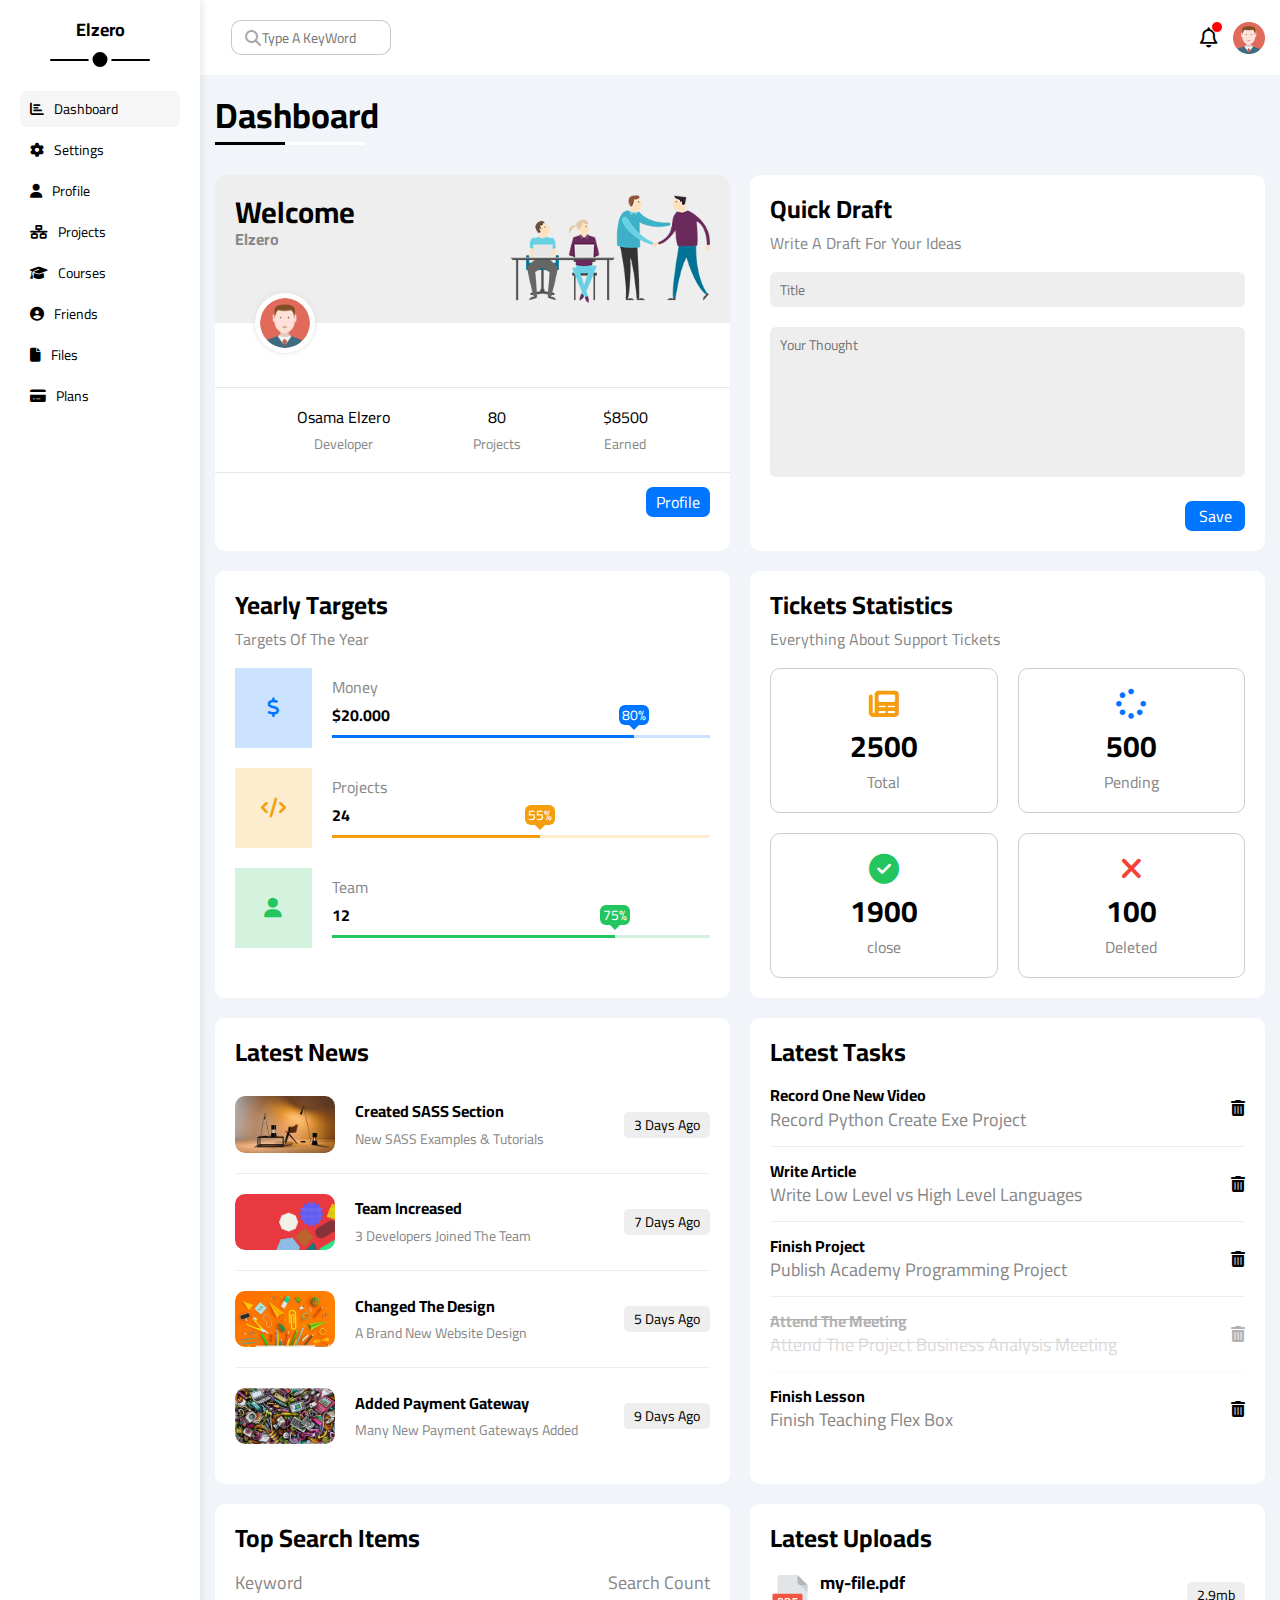
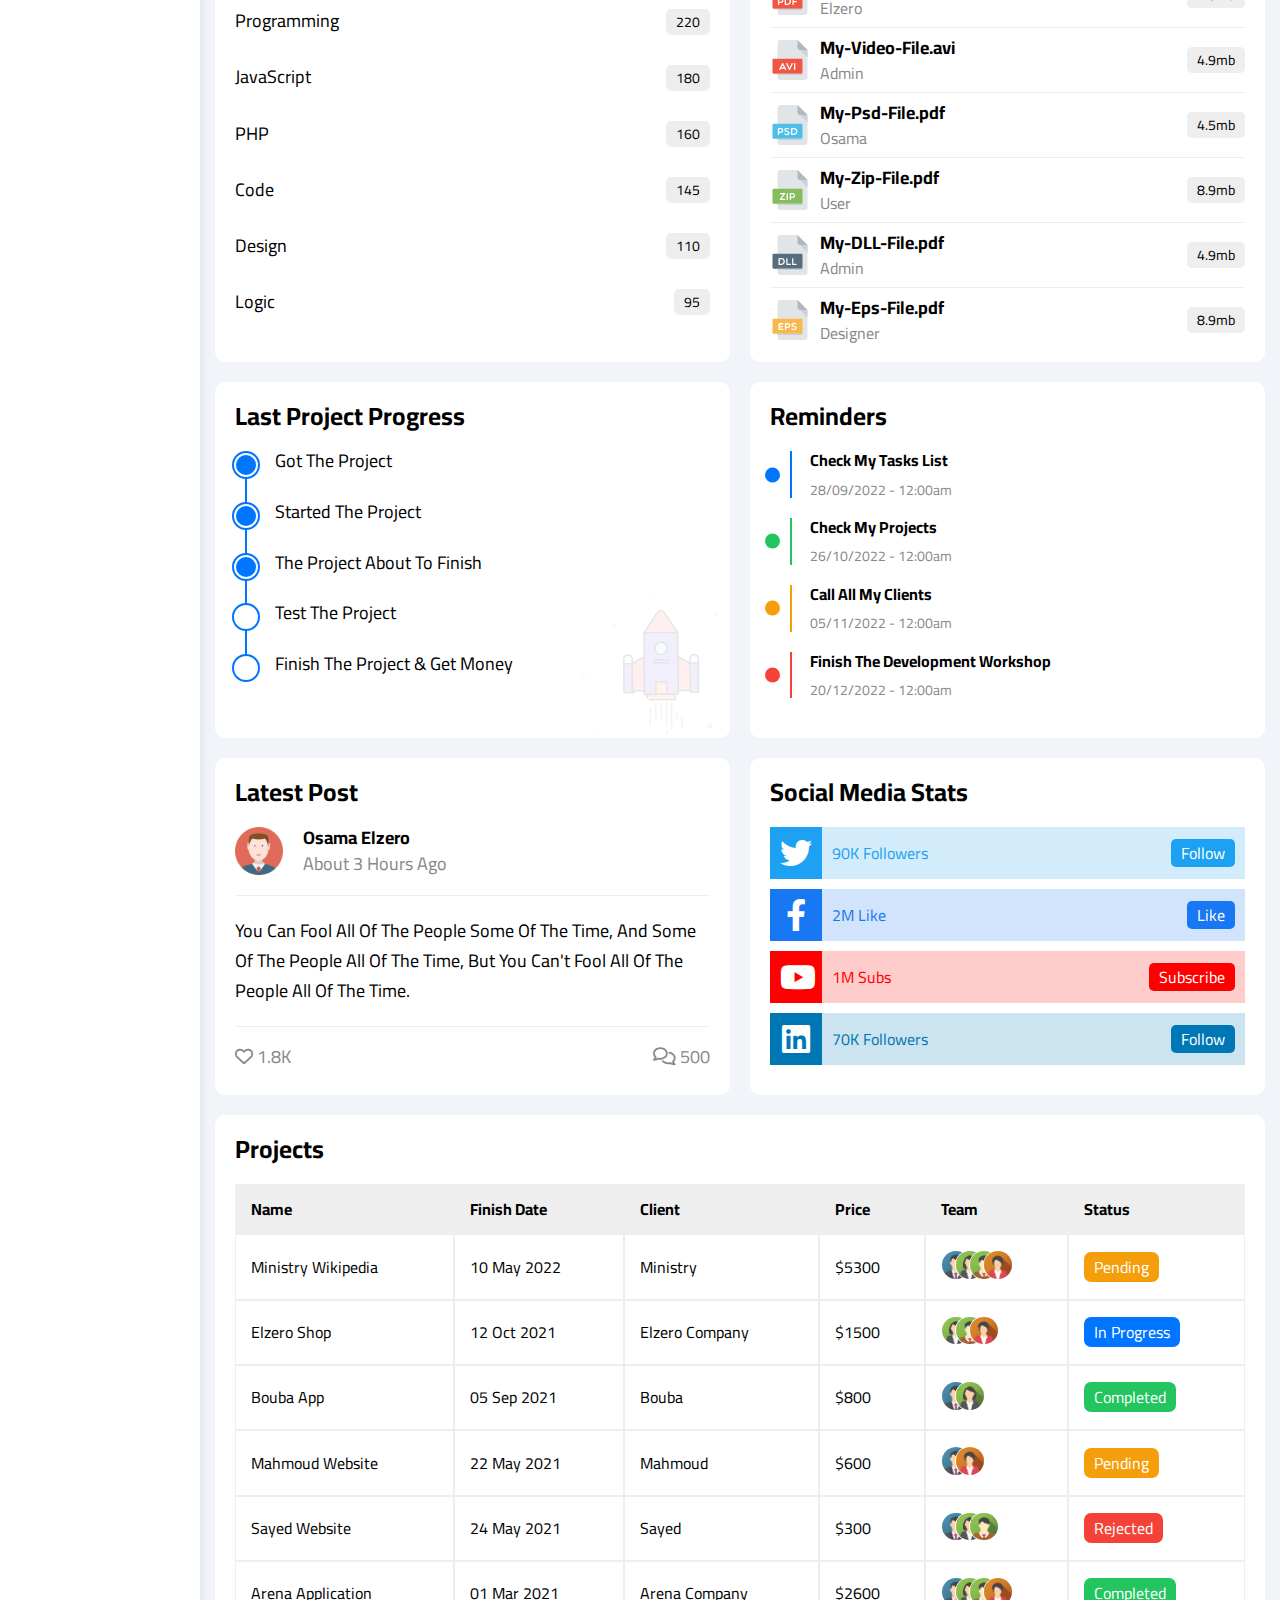
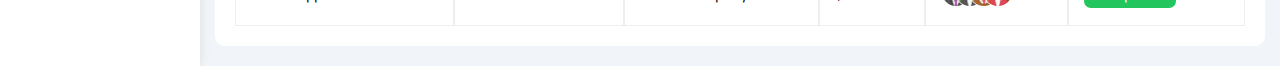
<file: index.html>
<!DOCTYPE html>
<html lang="en">

<head>
	<meta charset="UTF-8">
	<meta http-equiv="X-UA-Compatible" content="IE=edge">
	<meta name="description" content="dashboard">
	<meta name="viewport" content="width=device-width, initial-scale=1.0">
	<link rel="stylesheet" href="css/noramlize.css">
	<link rel="stylesheet" href="css/all.min.css">
	<link rel="stylesheet" href="css/framework.css">
	<link rel="stylesheet" href="css/master.css">
	<link rel="icon" href="imgs/fav-dackboard.png">
	<title>Dashboard Elzero</title>
</head>

<body>
	<div class="screen d-flex">
		<!-- Start Aside -->
		<aside class="p-20 p-rel">
			<h1 class="m-0 mb-50 ta-c p-rel fs-18">Elzero</h1>
			<ul>
				<li class="p-10 mb-5 rad-6 fs-14 active duration-5"><a href="index.html" class="c-black tt-c"><i
							class="fa-solid fa-chart-bar"></i><span class="ml-10">dashboard</span></a></li>
				<li class="p-10 mb-5 rad-6 fs-14  duration-5"><a href="settings.html" class="c-black tt-c"><i
							class="fa-solid fa-gear"></i><span class="ml-10">Settings</span></a></li>
				<li class="p-10 mb-5 rad-6 fs-14  duration-5"><a href="profile.html" class="c-black tt-c"><i
							class="fa-solid fa-user"></i><span class="ml-10">Profile</span></a></li>
				<li class="p-10 mb-5 rad-6 fs-14  duration-5"><a href="projects.html" class="c-black tt-c"><i
							class="fa-sharp fa-solid fa-network-wired"></i><span class="ml-10">Projects</span></a></li>
				<li class="p-10 mb-5 rad-6 fs-14 duration-5"><a href="courses.html" class="c-black tt-c"><i
							class="fa-solid fa-graduation-cap"></i><span class="ml-10">Courses</span></a></li>
				<li class="p-10 mb-5 rad-6 fs-14 duration-5"><a href="friends.html" class="c-black tt-c"><i
							class="fa-solid fa-circle-user"></i><span class="ml-10">Friends</span></a></li>
				<li class="p-10 mb-5 rad-6 fs-14 duration-5"><a href="files.html" class="c-black tt-c"><i
							class="fa-solid fa-file"></i><span class="ml-10">Files</span></a></li>
				<li class="p-10 mb-5 rad-6 fs-14 duration-5"><a href="plans.html" class="c-black tt-c"><i
							class="fa-solid fa-credit-card"></i><span class="ml-10">Plans</span></a></li>
			</ul>
		</aside>
		<!-- End Aside -->

		<div class="content bg-f1">
			<!-- Start Header -->
			<header class="bg-white">
				<div class="container d-flex j-between  p-20">
					<div class="search d-flex ai-center">
						<i class="fa-solid fa-magnifying-glass"></i>
						<input class="rad-10 p-5 duration-5 pl-30 fs-14" type="search" placeholder="Type A KeyWord">
					</div>
					<div class="d-flex ai-center btns p-rel">
						<span class="fs-20 p-rel">
							<i class="fa-regular fa-bell cursor-p"></i>
						</span>
						<img class="ml-15" src="imgs/avatar.png" alt="avatar">
					</div>
				</div>
			</header>
			<!-- Start Header -->

			<div class="container  mb-20">
				<div class="title mb-40">
					<h2 class="fs-35 mt-20  p-rel">Dashboard</h2>
				</div>
				<div class="cards d-grid gap-20 ">

					<div class="welcome bg-white rad-10">
						<div class="head d-flex j-between bg-eee p-20">
							<h3 class="fs-30">
								Welcome
								<span class="c-gray fs-16 d-block">Elzero</span>
							</h3>
							<img class="w-200" src="imgs/welcome.png" alt="welcome">
						</div>
						<img class="w-60 profile p-5 bg-white rad-50" src="imgs/avatar.png" alt="avatar">
						<div class="info d-flex j-evenly pt-20 pb-20">
							<div class="ta-c">
								<span>Osama Elzero</span>
								<span class="c-gray fs-14 d-block mt-10">Developer</span>
							</div>
							<div class="ta-c">
								<span>80</span>
								<span class="c-gray fs-14 d-block mt-10">Projects</span>
							</div>
							<div class="ta-c">
								<span>$8500</span>
								<span class="c-gray fs-14 d-block mt-10">Earned</span>
							</div>

						</div>
						<div class="row ta-r p-20">
							<a href="profile.html" class="btn blue">profile</a>
						</div>
					</div>

					<div class="Quick-Draft bg-white rad-10 p-20">
						<h3 class="fs-25 mb-10">Quick Draft</h3>
						<p class="c-gray mb-20">Write A Draft For Your Ideas</p>
						<form action="" class="ta-r">
							<input class="rad-6 mb-20 bg-eee p-10 fs-14" type="text" placeholder="Title" name="title">
							<textarea class="rad-6 bg-eee mb-20 p-10 fs-14" placeholder="Your Thought" name="thought"></textarea>
							<input type="button" class="btn blue cursor-p" value="Save">
						</form>
					</div>

					<div class="Yearly-Targets bg-white rad-10 p-20">
						<h3 class="fs-25 mb-10">Yearly Targets</h3>
						<p class="c-gray mb-20">Targets Of The Year</p>
						<div class="cards">
							<div class="card one d-flex ai-center mb-20">
								<div class="icon center-flex mr-20">
									<i class="fa-solid fa-dollar-sign fa-lg c-blue"></i>
								</div>
								<div class="info">
									<h4 class="c-gray weight-n mb-10">Money</h4>
									<span class="weight-b ">$20.000</span>
									<div class="prog w-100p mt-10 p-rel">
										<span style="width: 80%;" class="bg-blue p-abs "></span>
										<span class="bg-blue rad-6 c-white center-flex fs-14 p-rel" style="left: 80%;">80%</span>
									</div>
								</div>
							</div>
							<div class="card two d-flex ai-center  mb-20">
								<div class="icon center-flex mr-20">
									<i class="fa-solid fa-code fa-lg c-orange"></i>
								</div>
								<div class="info">
									<h4 class="c-gray weight-n mb-10">Projects</h4>
									<span class="weight-b">24</span>
									<div class="prog w-100p mt-10 p-rel">
										<span style="width: 55%;" class="bg-orange p-abs"></span>
										<span class="bg-orange rad-6 c-white center-flex fs-14 p-rel" style="left: 55%;">55%</span>
									</div>
								</div>
							</div>
							<div class="card three d-flex ai-center">
								<div class="icon  center-flex mr-20">
									<i class="fa-solid fa-user fa-lg c-green"></i>
								</div>
								<div class="info">
									<h4 class="c-gray weight-n mb-10">Team</h4>
									<span class="weight-b">12</span>
									<div class="prog w-100p mt-10 p-rel">
										<span style="width: 75%;" class="bg-green p-abs"></span>
										<span class="bg-green rad-6 c-white center-flex fs-14 p-rel" style="left: 75%;">75%</span>
									</div>
								</div>
							</div>
						</div>
					</div>

					<div class="Tickets-Statistics bg-white rad-10 p-20">
						<h3 class="fs-25 mb-10">Tickets Statistics</h3>
						<p class="c-gray mb-20">Everything About Support Tickets</p>
						<div class="cards small-grid gap-20">
							<div class="card p-20 d-flex fd-column ai-center rad-10">
								<i class="fa-solid fa-newspaper fs-30 c-orange"></i>
								<span class="fs-30 weight-b mt-10 mb-10">2500</span>
								<h4 class="c-gray weight-n">Total</h4>
							</div>
							<div class="card p-20  d-flex fd-column ai-center rad-10">
								<i class="fa-solid fa-spinner fa-2x fs-30 c-blue"></i>
								<span class="fs-30 weight-b mt-10 mb-10">500</span>
								<h4 class="c-gray weight-n">Pending</h4>
							</div>
							<div class="card p-20  d-flex fd-column ai-center rad-10">
								<i class="fa-solid fa-circle-check fs-30 c-green"></i>
								<span class="fs-30 weight-b mt-10 mb-10">1900</span>
								<h4 class="c-gray weight-n">close</h4>
							</div>
							<div class="card p-20  d-flex fd-column ai-center rad-10">
								<i class="fa-sharp fa-solid fa-xmark fs-30 c-red"></i>
								<span class="fs-30 weight-b mt-10 mb-10">100</span>
								<h4 class="c-gray weight-n">Deleted</h4>
							</div>
						</div>
					</div>

					<div class="Latest-News bg-white rad-10 p-20">
						<h3 class="fs-25 mb-10">Latest News</h3>
						<div class="cards">
							<div class="card d-flex j-between ai-center pb-20 pt-20">
								<div class="info d-flex ai-center w-100p">
									<img src="imgs/news-01.png" class="mr-20 rad-10" alt="news-01">
									<div class="text">
										<h4>Created SASS Section</h4>
										<p class="fs-14 c-gray wspace-nowrap mt-10">New SASS Examples & Tutorials</p>
									</div>
								</div>
								<div class="time bg-eee btn2 fs-14">3 Days Ago</div>
							</div>
							<div class="card d-flex j-between ai-center pb-20 pt-20">
								<div class="info d-flex ai-center w-100p">
									<img src="imgs/news-03.png" class="mr-20 rad-10" alt="news-03">
									<div class="text">
										<h4>Team Increased</h4>
										<p class="fs-14 c-gray wspace-nowrap mt-10">3 Developers Joined The Team</p>
									</div>
								</div>
								<div class="time bg-eee btn2 fs-14 fs-14">7 Days Ago</div>
							</div>
							<div class="card d-flex j-between ai-center pb-20 pt-20">
								<div class="info d-flex ai-center w-100p">
									<img src="imgs/news-02.png" class="mr-20 rad-10" alt="news-02">
									<div class="text">
										<h4>Changed The Design</h4>
										<p class="fs-14 c-gray wspace-nowrap mt-10">A Brand New Website Design</p>
									</div>
								</div>
								<div class="time bg-eee btn2 fs-14">5 Days Ago</div>
							</div>
							<div class="card d-flex j-between ai-center pb-20 pt-20">
								<div class="info d-flex ai-center w-100p">
									<img src="imgs/news-04.png" class="mr-20 rad-10" alt="news-04">
									<div class="text">
										<h4>Added Payment Gateway</h4>
										<p class="fs-14 c-gray wspace-nowrap mt-10">Many New Payment Gateways Added</p>
									</div>
								</div>
								<div class="time bg-eee btn2 fs-14">9 Days Ago</div>
							</div>
						</div>
					</div>

					<div class="Latest-Tasks  bg-white rad-10 p-20">
						<h3 class="fs-25 mb-20">Latest Tasks</h3>
						<div class="cards">
							<div class="card d-flex j-between ai-center  pb-15">
								<div class="info">
									<h4 class=" mb-5">Record One New Video</h4>
									<p class="c-gray fs-18">Record Python Create Exe Project</p>
								</div>
								<i class="fa-solid fa-trash-can delete cursor-p duration-5"></i>
							</div>
							<div class="card d-flex j-between ai-center pt-15 pb-15">
								<div class="info">
									<h4 class=" mb-5">Write Article</h4>
									<p class="c-gray fs-18">Write Low Level vs High Level Languages</p>
								</div>
								<i class="fa-solid fa-trash-can delete cursor-p duration-5"></i>
							</div>
							<div class="card d-flex j-between ai-center pt-15 pb-15">
								<div class="info">
									<h4 class=" mb-5">Finish Project</h4>
									<p class="c-gray fs-18">Publish Academy Programming Project</p>
								</div>
								<i class="fa-solid fa-trash-can delete cursor-p duration-5"></i>
							</div>
							<div class="card d-flex j-between ai-center pt-15 pb-15 opacity-3">
								<div class="info">
									<h4 class=" mb-5 textDeco-lineThrough">Attend The Meeting</h4>
									<p class="c-gray fs-18 textDeco-lineThrough">Attend The Project Business Analysis Meeting</p>
								</div>
								<i class="fa-solid fa-trash-can delete cursor-p duration-5"></i>
							</div>
							<div class="card d-flex j-between ai-center pt-15 ">
								<div class="info">
									<h4 class=" mb-5">Finish Lesson</h4>
									<p class="c-gray fs-18">Finish Teaching Flex Box</p>
								</div>
								<i class="fa-solid fa-trash-can delete cursor-p duration-5"></i>
							</div>
						</div>
					</div>

					<div class="Top-Search bg-white rad-10 p-20 ">
						<h3 class="fs-25 mb-20">Top Search Items</h3>
						<div class="cards">
							<div class="card d-flex ai-center j-between">
								<span class="c-gray fs-18">Keyword</span>
								<span class="c-gray fs-18">Search Count</span>
							</div>
							<div class="card  d-flex ai-center j-between pt-15 pb-15">
								<span class="fs-18">Programming</span>
								<span class="btn2 bg-eee fs-14">220</span>
							</div>
							<div class="card  d-flex ai-center j-between pt-15 pb-15">
								<span class="fs-18">JavaScript</span>
								<span class="btn2 bg-eee fs-14">180</span>
							</div>
							<div class="card  d-flex ai-center j-between pt-15 pb-15">
								<span class="fs-18">PHP</span>
								<span class="btn2 bg-eee fs-14">160</span>
							</div>
							<div class="card  d-flex ai-center j-between pt-15 pb-15">
								<span class="fs-18">Code</span>
								<span class="btn2 bg-eee fs-14">145</span>
							</div>
							<div class="card  d-flex ai-center j-between pt-15 pb-15">
								<span class="fs-18">Design</span>
								<span class="btn2 bg-eee fs-14">110</span>
							</div>
							<div class="card  d-flex ai-center j-between pt-15 pb-15">
								<span class="fs-18">Logic</span>
								<span class="btn2 bg-eee fs-14">95</span>
							</div>
						</div>
					</div>

					<div class="Latest-Uploads bg-white rad-10 p-20">
						<h3 class="fs-25 mb-20">Latest Uploads</h3>
						<div class="cards">
							<div class="card d-flex j-between ai-center pb-10 mb-10">
								<div class="info d-flex ai-center w-100p">
									<img src="imgs/pdf.svg" class="mr-10 w-40" alt="pdf.svg">
									<div class="text">
										<h4 class="fs-18">my-file.pdf</h4>
										<p class=" c-gray wspace-nowrap mt-5">Elzero</p>
									</div>
								</div>
								<div class="time bg-eee btn2 fs-14">2.9mb</div>
							</div>
							<div class="card d-flex j-between ai-center pb-10 mb-10">
								<div class="info d-flex ai-center w-100p">
									<img src="imgs/avi.svg" class="mr-10 w-40" alt="avi.svg">
									<div class="text">
										<h4 class="fs-18">My-Video-File.avi</h4>
										<p class=" c-gray wspace-nowrap mt-5">Admin</p>
									</div>
								</div>
								<div class="time bg-eee btn2 fs-14">4.9mb</div>
							</div>
							<div class="card d-flex j-between ai-center pb-10 mb-10">
								<div class="info d-flex ai-center w-100p">
									<img src="imgs/psd.svg" class="mr-10 w-40" alt="Psd.svg">
									<div class="text">
										<h4 class="fs-18">My-Psd-File.pdf</h4>
										<p class=" c-gray wspace-nowrap mt-5">Osama</p>
									</div>
								</div>
								<div class="time bg-eee btn2 fs-14">4.5mb</div>
							</div>
							<div class="card d-flex j-between ai-center pb-10 mb-10">
								<div class="info d-flex ai-center w-100p">
									<img src="imgs/zip.svg" class="mr-10 w-40" alt="Zip.svg">
									<div class="text">
										<h4 class="fs-18">My-Zip-File.pdf</h4>
										<p class=" c-gray wspace-nowrap mt-5">User</p>
									</div>
								</div>
								<div class="time bg-eee btn2 fs-14">8.9mb</div>
							</div>
							<div class="card d-flex j-between ai-center pb-10 mb-10">
								<div class="info d-flex ai-center w-100p">
									<img src="imgs/dll.svg" class="mr-10 w-40" alt="DLL.svg">
									<div class="text">
										<h4 class="fs-18">My-DLL-File.pdf</h4>
										<p class=" c-gray wspace-nowrap mt-5">Admin</p>
									</div>
								</div>
								<div class="time bg-eee btn2 fs-14">4.9mb</div>
							</div>
							<div class="card d-flex j-between ai-center">
								<div class="info d-flex ai-center w-100p">
									<img src="imgs/eps.svg" class="mr-10 w-40" alt="Eps.svg">
									<div class="text">
										<h4 class="fs-18">My-Eps-File.pdf</h4>
										<p class=" c-gray wspace-nowrap mt-5">Designer</p>
									</div>
								</div>
								<div class="time bg-eee btn2 fs-14">8.9mb</div>
							</div>
						</div>
					</div>

					<div class="Last-Project bg-white rad-10 p-20 p-rel">
						<h3 class="fs-25 mb-20">Last Project Progress</h3>
						<ul class="fs-18 p-rel ml-40">
							<li class="mb-30 p-rel done">Got The Project</li>
							<li class="mb-30 p-rel done">Started The Project</li>
							<li class="mb-30 p-rel done">The Project About To Finish</li>
							<li class="mb-30 p-rel waiting">Test The Project</li>
							<li class=" mb-30 p-rel ">Finish The Project & Get Money</li>
						</ul>
						<img src="imgs/project.png" alt="project.png">
					</div>

					<div class="Reminders bg-white rad-10 p-20">
						<h3 class="fs-25 mb-20">Reminders</h3>
						<ul class="ml-40">
							<li class="p-rel one mb-20">
								<h4 class="mb-10">Check My Tasks List</h4>
								<span class="c-gray fs-14">28/09/2022 - 12:00am</span>
							</li>
							<li class="p-rel two mb-20">
								<h4 class="mb-10">Check My Projects</h4>
								<span class="c-gray fs-14">26/10/2022 - 12:00am</span>
							</li>
							<li class="p-rel three mb-20">
								<h4 class="mb-10">Call All My Clients</h4>
								<span class="c-gray fs-14">05/11/2022 - 12:00am</span>
							</li>
							<li class="p-rel four mb-20">
								<h4 class="mb-10">Finish The Development Workshop</h4>
								<span class="c-gray fs-14">20/12/2022 - 12:00am</span>
							</li>
						</ul>
					</div>

					<div class="Latest-Post bg-white rad-10 p-20">
						<h3 class="fs-25 mb-20">Latest Post</h3>

						<div class="info">
							<div class="head d-flex ai-center mb-20">
								<img src="imgs/avatar.png" class="w-48 mr-20" alt="avatar.png">
								<div class="text">
									<h4 class="fs-18 mb-5">Osama Elzero</h4>
									<span class="c-gray fs-18">About 3 Hours Ago</span>
								</div>
							</div>
							<p class="pt-20 pb-20 fs-18">
								You Can Fool All Of The People Some Of The Time,
								And Some Of The People All Of The Time,
								But You Can't Fool All Of The People All Of The Time.
							</p>
							<div class="status d-flex ai-center j-between pt-20 fs-18">
								<span class="c-gray"><i class="fa-regular fa-heart"></i> 1.8K</span>
								<span class="c-gray"><i class="fa-regular fa-comments"></i> 500</span>
							</div>
						</div>

					</div>

					<div class="Social-Media bg-white rad-10 p-20">
						<h3 class="fs-25 mb-20">Social Media Stats</h3>
						<div class="cards">
							<div class="card twitter d-flex j-between ai-center mb-10">
								<div class="info d-flex ai-center">
									<i class="fa-brands fa-twitter fa-2x c-white mr-10 p-10 ta-c duration-3"></i>
									<span>90K Followers</span>
								</div>
								<a href="#" class="btn2  c-white mr-10">Follow</a>
							</div>
							<div class="card facebook d-flex j-between ai-center mb-10">
								<div class="info d-flex ai-center">
									<i class="fa-brands fa-facebook-f fa-2x c-white mr-10 p-10 ta-c duration-3"></i>
									<span>2M Like</span>
								</div>
								<a href="#" class="btn2 c-white mr-10">Like</a>
							</div>
							<div class="card youtube d-flex j-between ai-center mb-10">
								<div class="info d-flex ai-center">
									<i class="fa-brands fa-youtube fa-2x c-white mr-10 p-10 ta-c duration-3"></i>
									<span>1M Subs</span>
								</div>
								<a href="#" class="btn2 c-white mr-10">Subscribe</a>
							</div>
							<div class="card linkedin d-flex j-between ai-center mb-10">
								<div class="info d-flex ai-center">
									<i class="fa-brands fa-linkedin fa-2x c-white mr-10 p-10 ta-c duration-3"></i>
									<span>70K Followers</span>
								</div>
								<a href="#" class="btn2 c-white mr-10">Follow</a>
							</div>
						</div>
					</div>
				</div>

				<div class="Projects bg-white rad-10 p-20 mt-20">
					<h3 class="fs-25 mb-20">Projects</h3>
					<table>
						<thead>
							<tr>
								<td>Name</td>
								<td>Finish Date</td>
								<td>Client</td>
								<td>Price</td>
								<td>Team</td>
								<td>Status</td>
							</tr>
						</thead>
						<tbody>
							<tr>
								<td>Ministry Wikipedia</td>
								<td>10 May 2022 </td>
								<td>Ministry</td>
								<td>$5300 </td>
								<td>
									<img src="imgs/team-01.png" alt="team-01.png">
									<img src="imgs/team-02.png" alt="team-02.png">
									<img src="imgs/team-03.png" alt="team-03.png">
									<img src="imgs/team-04.png" alt="team-04.png">
								</td>
								<td><span class="btn yellow">Pending</span></td>
							</tr>
							<tr>
								<td>Elzero Shop</td>
								<td>12 Oct 2021 </td>
								<td>Elzero Company </td>
								<td>$1500</td>
								<td>
									<img src="imgs/team-02.png" alt="team-02.png">
									<img src="imgs/team-03.png" alt="team-03.png">
									<img src="imgs/team-04.png" alt="team-04.png">
								</td>
								<td><span class="btn blue">In Progress</span></td>
							</tr>
							<tr>
								<td>Bouba App </td>
								<td>05 Sep 2021 </td>
								<td>Bouba</td>
								<td>$800 </td>
								<td>
									<img src="imgs/team-01.png" alt="team-01.png">
									<img src="imgs/team-02.png" alt="team-02.png">
								</td>
								<td><span class="btn green">Completed</span></td>
							</tr>
							<tr>
								<td>Mahmoud Website </td>
								<td>22 May 2021 </td>
								<td>Mahmoud</td>
								<td>$600 </td>
								<td>
									<img src="imgs/team-01.png" alt="team-01.png">
									<img src="imgs/team-04.png" alt="team-04.png">
								</td>
								<td><span class="btn yellow">Pending</span></td>
							</tr>
							<tr>
								<td>Sayed Website </td>
								<td>24 May 2021 </td>
								<td>Sayed </td>
								<td>$300 </td>
								<td>
									<img src="imgs/team-01.png" alt="team-01.png">
									<img src="imgs/team-02.png" alt="team-02.png">
									<img src="imgs/team-03.png" alt="team-03.png">
								</td>
								<td><span class="btn red">Rejected</span></td>
							</tr>
							<tr>
								<td>Arena Application</td>
								<td>01 Mar 2021</td>
								<td>Arena Company</td>
								<td>$2600</td>
								<td>
									<img src="imgs/team-01.png" alt="team-01.png">
									<img src="imgs/team-02.png" alt="team-02.png">
									<img src="imgs/team-03.png" alt="team-03.png">
									<img src="imgs/team-04.png" alt="team-04.png">
								</td>
								<td><span class="btn green">Completed</span></td>
							</tr>
						</tbody>
					</table>
				</div>

			</div>
		</div>
	</div>
	<script src="js/main.js"></script>
</body>

</html>
</file>
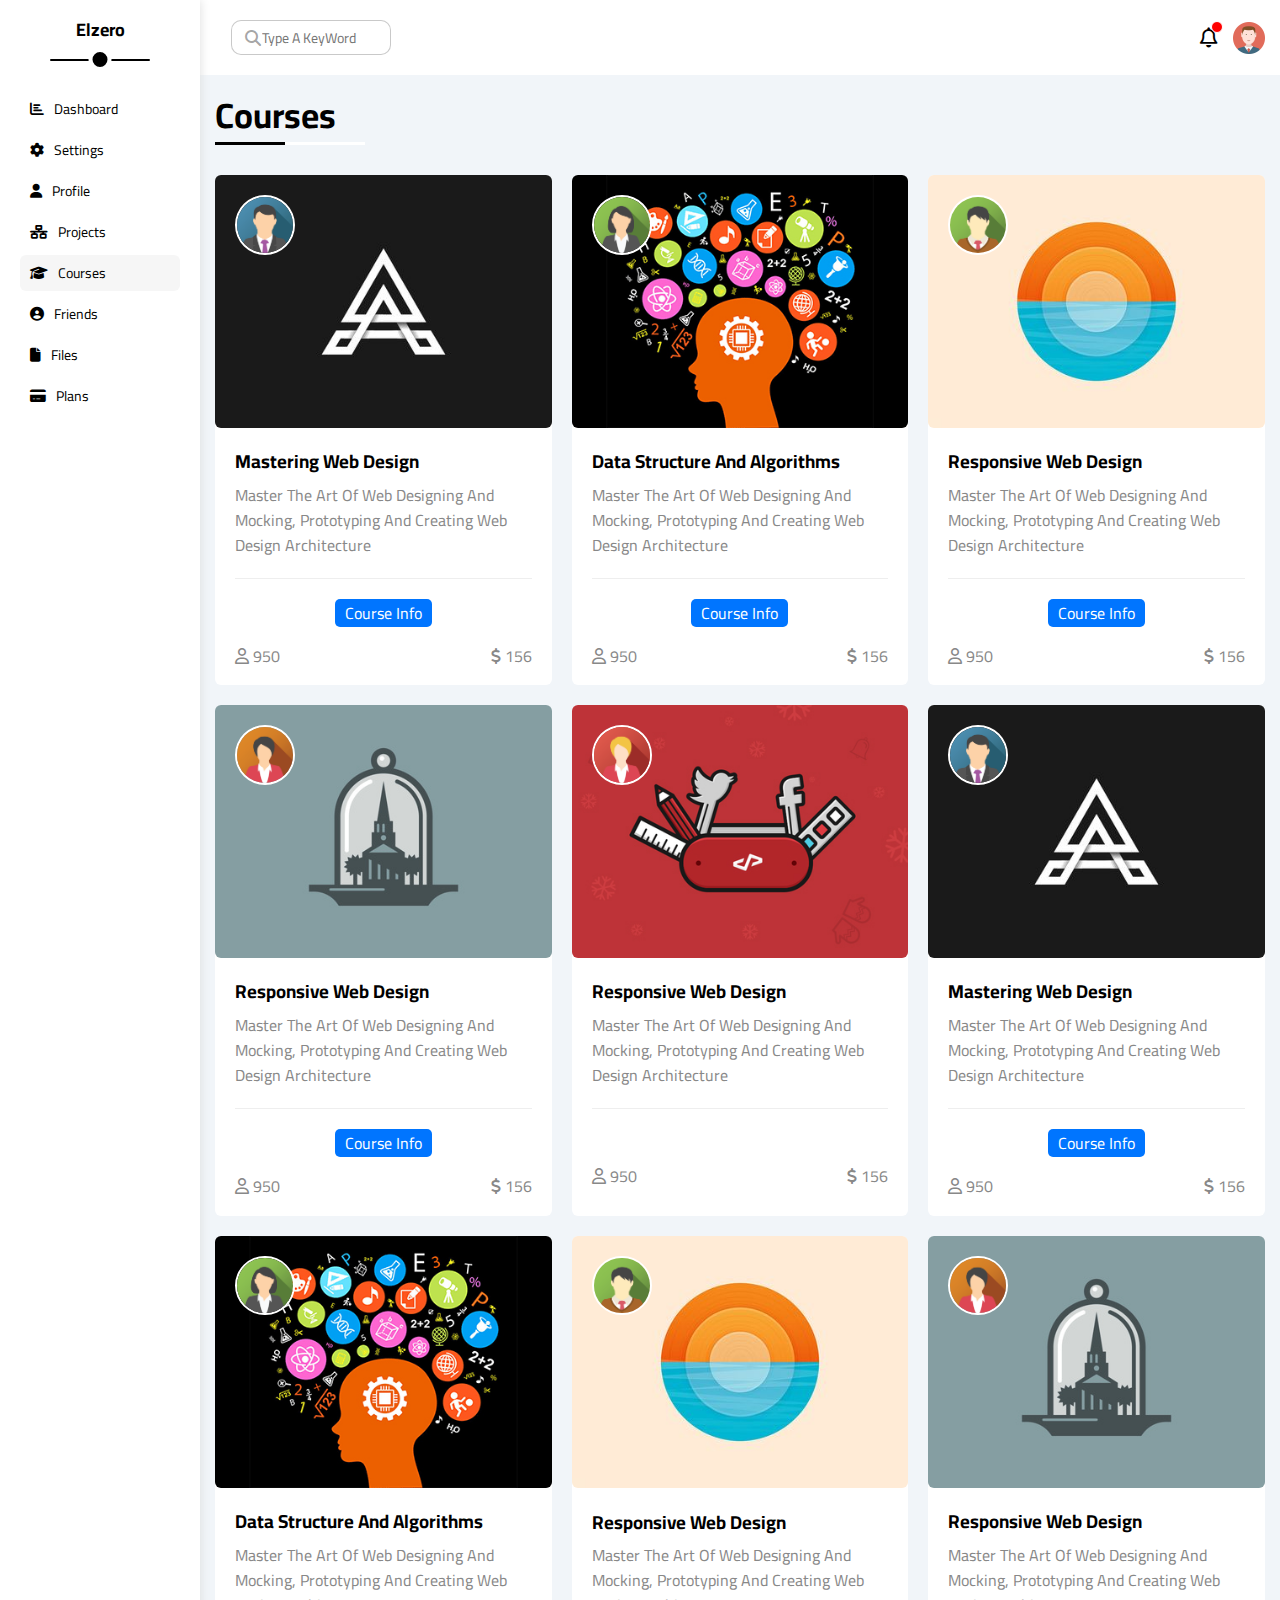
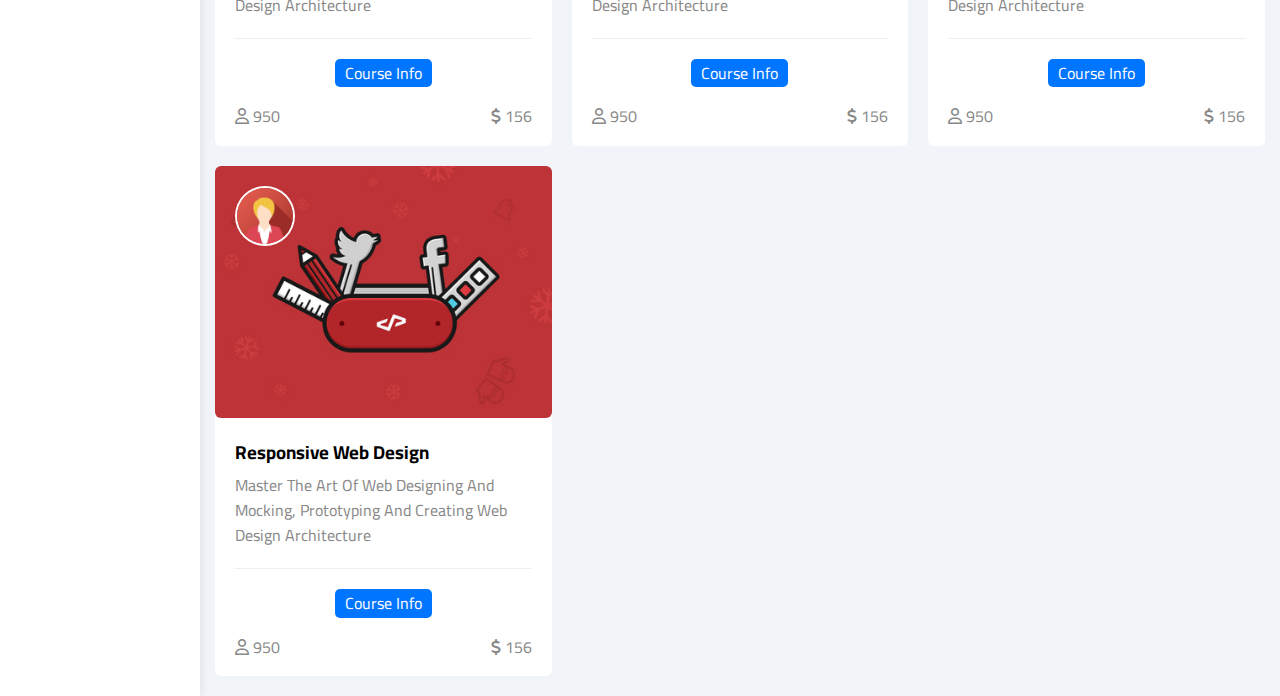
<file: courses.html>
<!DOCTYPE html>
<html lang="en">

<head>
	<meta charset="UTF-8">
	<meta http-equiv="X-UA-Compatible" content="IE=edge">
	<meta name="description" content="Courses Page">
	<meta name="viewport" content="width=device-width, initial-scale=1.0">
	<link rel="stylesheet" href="css/noramlize.css">
	<link rel="stylesheet" href="css/all.min.css">
	<link rel="stylesheet" href="css/framework.css">
	<link rel="stylesheet" href="css/master.css">
	<link rel="icon" href="imgs/fav-courses.png" >

	<title>Courses</title>
</head>

<body>
	<div class="screen d-flex">
		<aside class="p-20 p-rel">
			<h1 class="m-0 mb-50 ta-c p-rel fs-18">Elzero</h1>
			<ul>
				<li class="p-10 mb-5 rad-6 fs-14  duration-5"><a href="index.html" class="c-black tt-c"><i class="fa-solid fa-chart-bar"></i><span class="ml-10">dashboard</span></a></li>
				<li class="p-10 mb-5 rad-6 fs-14  duration-5"><a href="settings.html" class="c-black tt-c"><i class="fa-solid fa-gear"></i><span class="ml-10">Settings</span></a></li>
				<li class="p-10 mb-5 rad-6 fs-14  duration-5"><a href="profile.html" class="c-black tt-c"><i class="fa-solid fa-user"></i><span class="ml-10">Profile</span></a></li>
				<li class="p-10 mb-5 rad-6 fs-14  duration-5"><a href="projects.html" class="c-black tt-c"><i class="fa-sharp fa-solid fa-network-wired"></i><span class="ml-10">Projects</span></a></li>
				<li class="p-10 mb-5 rad-6 fs-14 active duration-5"><a href="courses.html" class="c-black tt-c"><i class="fa-solid fa-graduation-cap"></i><span class="ml-10">Courses</span></a></li>
				<li class="p-10 mb-5 rad-6 fs-14 duration-5"><a href="friends.html" class="c-black tt-c"><i class="fa-solid fa-circle-user"></i><span class="ml-10">Friends</span></a></li>
				<li class="p-10 mb-5 rad-6 fs-14 duration-5"><a href="files.html" class="c-black tt-c"><i class="fa-solid fa-file"></i><span class="ml-10">Files</span></a></li>
				<li class="p-10 mb-5 rad-6 fs-14 duration-5"><a href="plans.html" class="c-black tt-c"><i class="fa-solid fa-credit-card"></i><span class="ml-10">Plans</span></a></li>
			</ul>
		</aside>

		<div class="content bg-f1">
			<header class="bg-white">	
				<div class="container d-flex j-between  p-20">
					<div class="search d-flex ai-center">
						<i class="fa-solid fa-magnifying-glass"></i>
						<input class="rad-10 p-5 duration-5 pl-30 fs-14" type="search" placeholder="Type A KeyWord">
					</div>
					<div class="d-flex ai-center btns">
						<span class="fs-20 p-rel">
							<i class="fa-regular fa-bell "></i>
						</span>
						<img class="ml-15" src="imgs/avatar.png" alt="avatar">
					</div>
				</div>
			</header>

			<div class="container mb-20">
				<div class="title mb-40">
					<h2 class="fs-35 mt-20  p-rel">Courses</h2>
				</div>
				<div class="courses mid-grid gap-20">
					<div class="course rad-6 bg-white">
						<div class="img p-rel">
							<img src="imgs/course-01.jpg" class="rad-6 w-100p"  alt="course-01.jpg">
							<img src="imgs/team-01.png" class="p-abs rad-50" alt="team-01.png">
						</div>
						<div class="info p-20">
							<h3 class="mb-10">Mastering Web Design</h3>
							<p class="c-gray pb-20">
								Master The Art Of Web Designing And Mocking, Prototyping And Creating Web Design Architecture
							</p>
						</div>
						<span class="btn2 c-white  bg-blue  d-block">Course Info</span>
						<div class="status d-flex ai-center j-between  p-20">
							<span class="c-gray"><i class="fa-regular fa-user"></i> 950</span>
							<span class="c-gray"><i class="fa-solid fa-dollar-sign"></i> 156</span>
						</div>
					</div>
					<div class="course rad-6 bg-white">
						<div class="img p-rel">
							<img src="imgs/course-02.jpg" class="rad-6 w-100p"  alt="course-02.jpg">
							<img src="imgs/team-02.png" class="p-abs rad-50" alt="team-02.png">
						</div>
						<div class="info p-20">
							<h3 class="mb-10">Data Structure And Algorithms</h3>
							<p class="c-gray pb-20">
								Master The Art Of Web Designing And Mocking, Prototyping And Creating Web Design Architecture
							</p>
						</div>
						<span class="btn2 c-white  bg-blue  d-block">Course Info</span>
						<div class="status d-flex ai-center j-between  p-20">
							<span class="c-gray"><i class="fa-regular fa-user"></i> 950</span>
							<span class="c-gray"><i class="fa-solid fa-dollar-sign"></i> 156</span>
						</div>
					</div>
					<div class="course rad-6 bg-white">
						<div class="img p-rel">
							<img src="imgs/course-03.jpg" class="rad-6 w-100p"  alt="course-03.jpg">
							<img src="imgs/team-03.png"   class="p-abs rad-50"  alt="team-03.png">
						</div>
						<div class="info p-20">
							<h3 class="mb-10">Responsive Web Design</h3>
							<p class="c-gray pb-20">
								Master The Art Of Web Designing And Mocking, Prototyping And Creating Web Design Architecture
							</p>
						</div>
						<span class="btn2 c-white  bg-blue  d-block">Course Info</span>
						<div class="status d-flex ai-center j-between  p-20">
							<span class="c-gray"><i class="fa-regular fa-user"></i> 950</span>
							<span class="c-gray"><i class="fa-solid fa-dollar-sign"></i> 156</span>
						</div>
					</div>
					<div class="course rad-6 bg-white">
						<div class="img p-rel">
							<img src="imgs/course-04.jpg" class="rad-6 w-100p"  alt="course-04.jpg">
							<img src="imgs/team-04.png"   class="p-abs rad-50"   alt="team-04.png">
						</div>
						<div class="info p-20">
							<h3 class="mb-10">Responsive Web Design</h3>
							<p class="c-gray pb-20">
								Master The Art Of Web Designing And Mocking, Prototyping And Creating Web Design Architecture
							</p>
						</div>
						<span class="btn2 c-white  bg-blue  d-block">Course Info</span>
						<div class="status d-flex ai-center j-between  p-20">
							<span class="c-gray"><i class="fa-regular fa-user"></i> 950</span>
							<span class="c-gray"><i class="fa-solid fa-dollar-sign"></i> 156</span>
						</div>
					</div>	
					<div class="course rad-6 bg-white">
						<div class="img p-rel">
							<img src="imgs/course-05.jpg" class="rad-6 w-100p"  alt="course-05.jpg">
							<img src="imgs/team-05.png"   class="p-abs rad-50" alt="team-05.png">
						</div>
						<div class="info p-20">
							<h3 class="mb-10">Responsive Web Design</h3>
							<p class="c-gray pb-20">
								Master The Art Of Web Designing And Mocking, Prototyping And Creating Web Design Architecture
							</p>
						</div>
						<span class="btn2 c-white ">Course Info</span>
						<div class="status d-flex ai-center j-between  p-20">
							<span class="c-gray"><i class="fa-regular fa-user"></i> 950</span>
							<span class="c-gray"><i class="fa-solid fa-dollar-sign"></i> 156</span>
						</div>
					</div>	
					<div class="course rad-6 bg-white">
						<div class="img p-rel">
							<img src="imgs/course-01.jpg" class="rad-6 w-100p"  alt="course-01.jpg">
							<img src="imgs/team-01.png"   class="p-abs rad-50" alt="team-01.png">
						</div>
						<div class="info p-20">
							<h3 class="mb-10">Mastering Web Design</h3>
							<p class="c-gray pb-20">
								Master The Art Of Web Designing And Mocking, Prototyping And Creating Web Design Architecture
							</p>
						</div>
						<span class="btn2 c-white  bg-blue  d-block">Course Info</span>
						<div class="status d-flex ai-center j-between  p-20">
							<span class="c-gray"><i class="fa-regular fa-user"></i> 950</span>
							<span class="c-gray"><i class="fa-solid fa-dollar-sign"></i> 156</span>
						</div>
					</div>
					<div class="course rad-6 bg-white">
						<div class="img p-rel">
							<img src="imgs/course-02.jpg" class="rad-6 w-100p"  alt="course-02.jpg">
							<img src="imgs/team-02.png"   class="p-abs rad-50" alt="team-02.png">
						</div>
						<div class="info p-20">
							<h3 class="mb-10">Data Structure And Algorithms</h3>
							<p class="c-gray pb-20">
								Master The Art Of Web Designing And Mocking, Prototyping And Creating Web Design Architecture
							</p>
						</div>
						<span class="btn2 c-white  bg-blue  d-block">Course Info</span>
						<div class="status d-flex ai-center j-between  p-20">
							<span class="c-gray"><i class="fa-regular fa-user"></i> 950</span>
							<span class="c-gray"><i class="fa-solid fa-dollar-sign"></i> 156</span>
						</div>
					</div>
					<div class="course rad-6 bg-white">
						<div class="img p-rel">
							<img src="imgs/course-03.jpg" class="rad-6 w-100p"  alt="course-03.jpg">
							<img src="imgs/team-03.png"   class="p-abs rad-50" alt="team-03.png">
						</div>
						<div class="info p-20">
							<h3 class="mb-10">Responsive Web Design</h3>
							<p class="c-gray pb-20">
								Master The Art Of Web Designing And Mocking, Prototyping And Creating Web Design Architecture
							</p>
						</div>
						<span class="btn2 c-white  bg-blue  d-block">Course Info</span>
						<div class="status d-flex ai-center j-between  p-20">
							<span class="c-gray"><i class="fa-regular fa-user"></i> 950</span>
							<span class="c-gray"><i class="fa-solid fa-dollar-sign"></i> 156</span>
						</div>
					</div>
					<div class="course rad-6 bg-white">
						<div class="img p-rel">
							<img src="imgs/course-04.jpg" class="rad-6 w-100p"  alt="course-04.jpg">
							<img src="imgs/team-04.png"   class="p-abs rad-50" alt="team-04.png">
						</div>
						<div class="info p-20">
							<h3 class="mb-10">Responsive Web Design</h3>
							<p class="c-gray pb-20">
								Master The Art Of Web Designing And Mocking, Prototyping And Creating Web Design Architecture
							</p>
						</div>
						<span class="btn2 c-white  bg-blue  d-block">Course Info</span>
						<div class="status d-flex ai-center j-between  p-20">
							<span class="c-gray"><i class="fa-regular fa-user"></i> 950</span>
							<span class="c-gray"><i class="fa-solid fa-dollar-sign"></i> 156</span>
						</div>
					</div>	
					<div class="course rad-6 bg-white">
						<div class="img p-rel">
							<img src="imgs/course-05.jpg" class="rad-6 w-100p"  alt="course-05.jpg">
							<img src="imgs/team-05.png"   class="p-abs rad-50" alt="team-05.png">
						</div>
						<div class="info p-20">
							<h3 class="mb-10">Responsive Web Design</h3>
							<p class="c-gray pb-20">
								Master The Art Of Web Designing And Mocking, Prototyping And Creating Web Design Architecture
							</p>
						</div>
						<span class="btn2 c-white bg-blue  d-block">Course Info</span>
						<div class="status d-flex ai-center j-between  p-20">
							<span class="c-gray"><i class="fa-regular fa-user"></i> 950</span>
							<span class="c-gray"><i class="fa-solid fa-dollar-sign"></i> 156</span>
						</div>
					</div>	
				</div>
			</div>
		</div>
	</div>
</body>

</html>
</file>
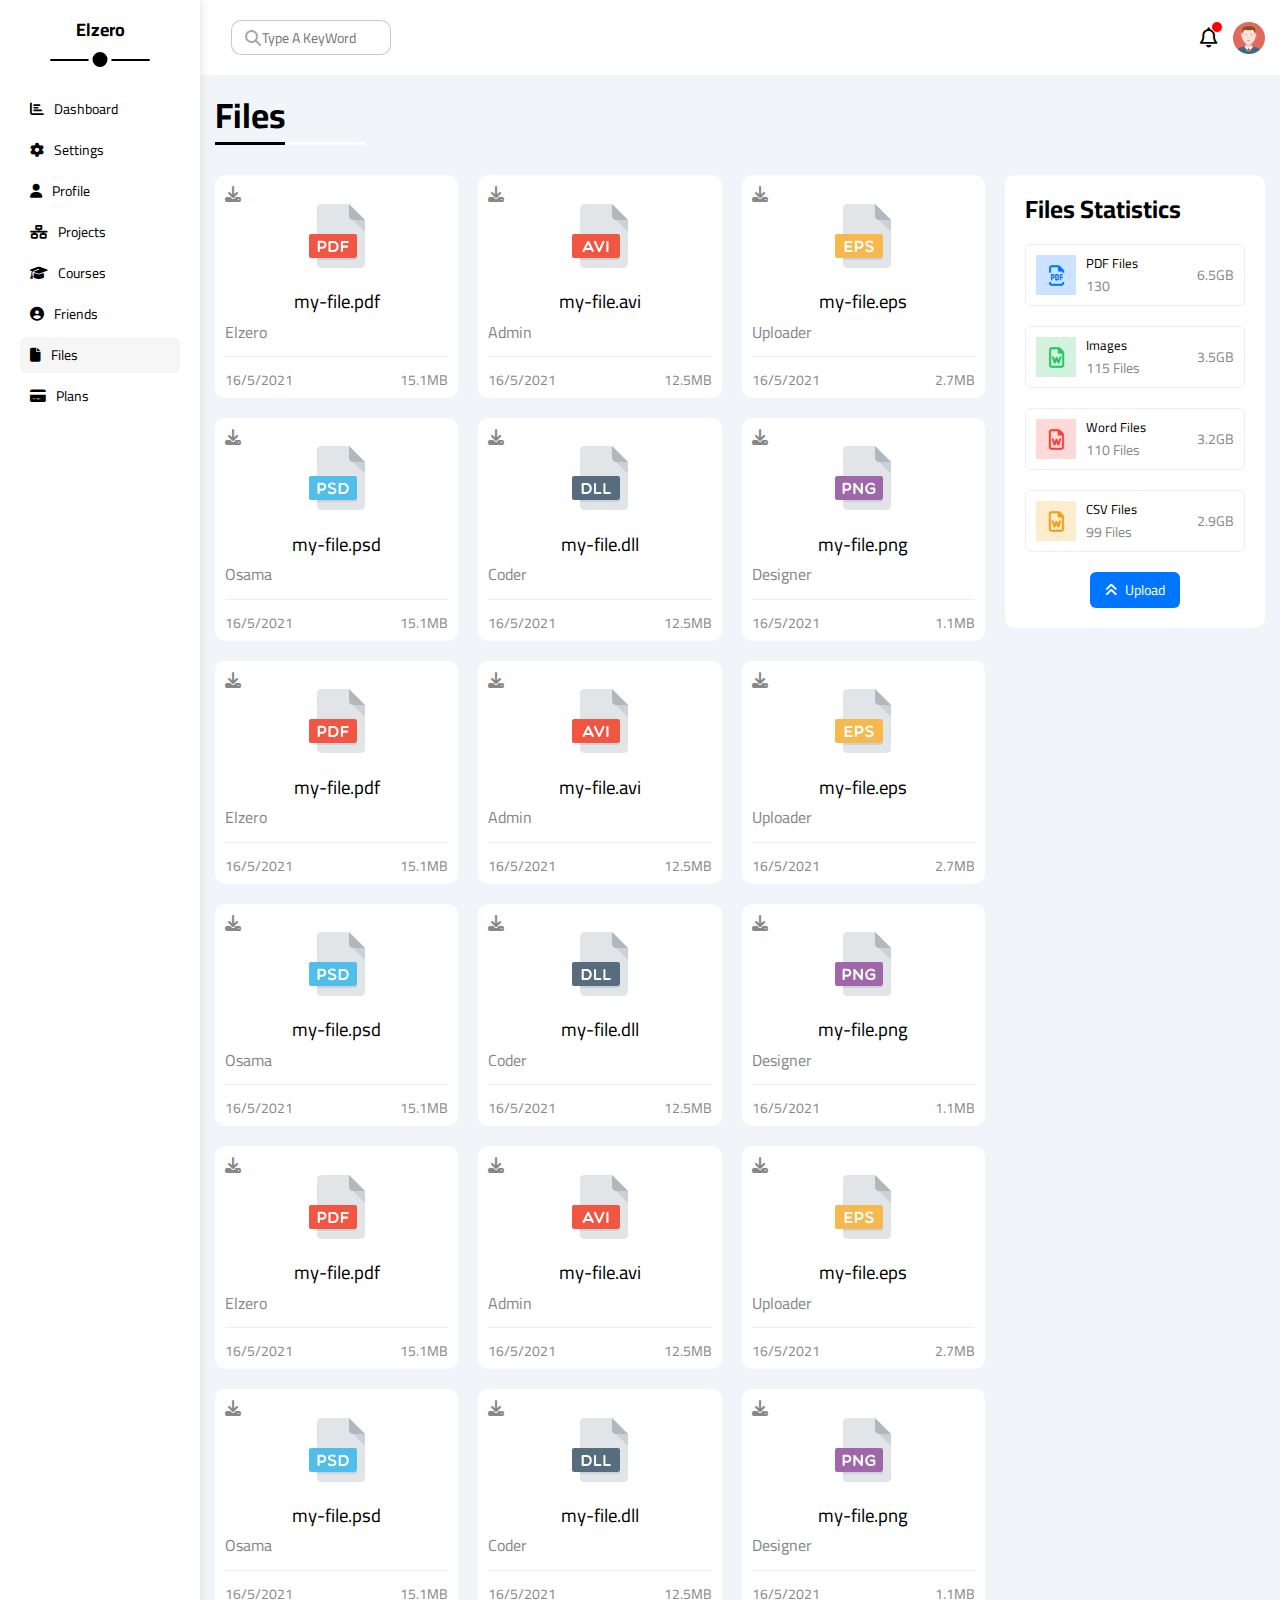
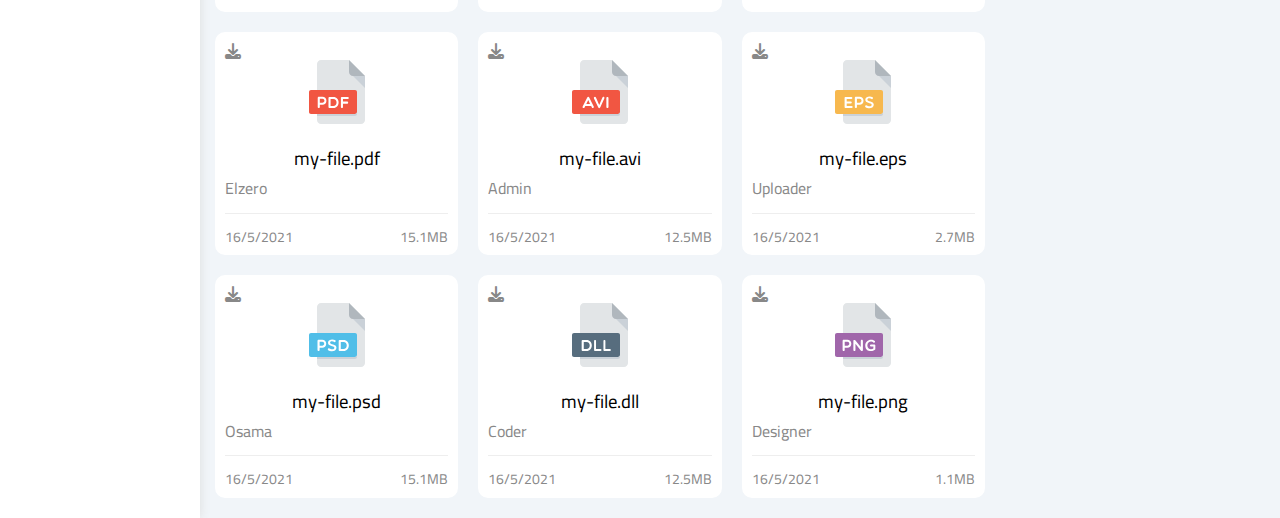
<file: files.html>
<!DOCTYPE html>
<html lang="en">

<head>
	<meta charset="UTF-8">
	<meta http-equiv="X-UA-Compatible" content="IE=edge">
	<meta name="description" content="files Page">
	<meta name="viewport" content="width=device-width, initial-scale=1.0">
	<link rel="stylesheet" href="css/noramlize.css">
	<link rel="stylesheet" href="css/all.min.css">
	<link rel="stylesheet" href="css/framework.css">
	<link rel="stylesheet" href="css/master.css">
	<link rel="icon" href="imgs/fav-file.png" >

	<title>Files</title>
</head>

<body>
	<div class="screen d-flex">
		<aside class="p-20 p-rel">
			<h1 class="m-0 mb-50 ta-c p-rel fs-18">Elzero</h1>
			<ul>
				<li class="p-10 mb-5 rad-6 fs-14  duration-5"><a href="index.html" class="c-black tt-c"><i class="fa-solid fa-chart-bar"></i><span class="ml-10">dashboard</span></a></li>
				<li class="p-10 mb-5 rad-6 fs-14  duration-5"><a href="settings.html" class="c-black tt-c"><i class="fa-solid fa-gear"></i><span class="ml-10">Settings</span></a></li>
				<li class="p-10 mb-5 rad-6 fs-14  duration-5"><a href="profile.html" class="c-black tt-c"><i class="fa-solid fa-user"></i><span class="ml-10">Profile</span></a></li>
				<li class="p-10 mb-5 rad-6 fs-14  duration-5"><a href="projects.html" class="c-black tt-c"><i class="fa-sharp fa-solid fa-network-wired"></i><span class="ml-10">Projects</span></a></li>
				<li class="p-10 mb-5 rad-6 fs-14 duration-5"><a href="courses.html" class="c-black tt-c"><i class="fa-solid fa-graduation-cap"></i><span class="ml-10">Courses</span></a></li>
				<li class="p-10 mb-5 rad-6 fs-14 duration-5"><a href="friends.html" class="c-black tt-c"><i class="fa-solid fa-circle-user"></i><span class="ml-10">Friends</span></a></li>
				<li class="p-10 mb-5 rad-6 fs-14 active duration-5"><a href="files.html" class="c-black tt-c"><i class="fa-solid fa-file"></i><span class="ml-10">Files</span></a></li>
				<li class="p-10 mb-5 rad-6 fs-14 duration-5"><a href="plans.html" class="c-black tt-c"><i class="fa-solid fa-credit-card"></i><span class="ml-10">Plans</span></a></li>
			</ul>
		</aside>
		<div class="content bg-f1">
			<header class="bg-white">	
				<div class="container d-flex j-between  p-20">
					<div class="search d-flex ai-center">
						<i class="fa-solid fa-magnifying-glass"></i>
						<input class="rad-10 p-5 duration-5 pl-30 fs-14" type="search" placeholder="Type A KeyWord">
					</div>
					<div class="d-flex ai-center btns">
						<span class="fs-20 p-rel">
							<i class="fa-regular fa-bell "></i>
						</span>
						<img class="ml-15" src="imgs/avatar.png" alt="avatar">
					</div>
				</div>
			</header>
			<div class="container ">
				<div class="title mb-40">
					<h2 class="fs-35 mt-20  p-rel">Files</h2>
				</div>
				<div class="flow d-flex gap-20 mb-20 ">
					<div class="files small-grid gap-20">
						
						<div class="file bg-white rad-10 p-10">
							<i class="fa-solid fa-download c-gray cursor-p"></i>
							<div class="info ta-c mb-10">
								<img src="imgs/pdf.svg" class="w-64 duration-3 mb-20" alt="pdf.svg">
								<h3 class="weight-n">my-file.pdf</h3>
							</div>
							<span class="c-gray">Elzero</span>
							<div class="date d-flex ai-center j-between pt-15 mt-15">
								<span class="c-gray fs-14">16/5/2021</span>
								<span class="c-gray fs-14">15.1MB</span>
							</div>
						</div>

						<div class="file bg-white rad-10 p-10">
							<i class="fa-solid fa-download c-gray cursor-p"></i>
							<div class="info ta-c mb-10">
								<img src="imgs/avi.svg" class="w-64 duration-3 mb-20" alt="avi.svg">
								<h3 class="weight-n">my-file.avi</h3>
							</div>
							<span class="c-gray">Admin</span>
							<div class="date d-flex ai-center j-between pt-15 mt-15">
								<span class="c-gray fs-14">16/5/2021</span>
								<span class="c-gray fs-14">12.5MB</span>
							</div>
						</div>
						<div class="file bg-white rad-10 p-10">
							<i class="fa-solid fa-download c-gray cursor-p"></i>
							<div class="info ta-c mb-10">
								<img src="imgs/eps.svg" class="w-64 duration-3 mb-20" alt="my-file.eps">
								<h3 class="weight-n">my-file.eps</h3>
							</div>
							<span class="c-gray">Uploader</span>
							<div class="date d-flex ai-center j-between pt-15 mt-15">
								<span class="c-gray fs-14">16/5/2021</span>
								<span class="c-gray fs-14">2.7MB</span>
							</div>
						</div>
						<div class="file bg-white rad-10 p-10">
							<i class="fa-solid fa-download c-gray cursor-p"></i>
							<div class="info ta-c mb-10">
								<img src="imgs/psd.svg" class="w-64 duration-3 mb-20" alt="psd.svg">
								<h3 class="weight-n">my-file.psd</h3>
							</div>
							<span class="c-gray">Osama</span>
							<div class="date d-flex ai-center j-between pt-15 mt-15">
								<span class="c-gray fs-14">16/5/2021</span>
								<span class="c-gray fs-14">15.1MB</span>
							</div>
						</div>
						<div class="file bg-white rad-10 p-10">
							<i class="fa-solid fa-download c-gray cursor-p"></i>
							<div class="info ta-c mb-10">
								<img src="imgs/dll.svg" class="w-64 duration-3 mb-20" alt="dll.svg">
								<h3 class="weight-n">my-file.dll</h3>
							</div>
							<span class="c-gray">Coder</span>
							<div class="date d-flex ai-center j-between pt-15 mt-15">
								<span class="c-gray fs-14">16/5/2021</span>
								<span class="c-gray fs-14">12.5MB</span>
							</div>
						</div>
						<div class="file bg-white rad-10 p-10">
							<i class="fa-solid fa-download c-gray cursor-p"></i>
							<div class="info ta-c mb-10">
								<img src="imgs/png.svg" class="w-64 duration-3 mb-20" alt="my-file.png">
								<h3 class="weight-n">my-file.png</h3>
							</div>
							<span class="c-gray">Designer</span>
							<div class="date d-flex ai-center j-between pt-15 mt-15">
								<span class="c-gray fs-14">16/5/2021</span>
								<span class="c-gray fs-14">1.1MB</span>
							</div>
						</div>
						<div class="file bg-white rad-10 p-10">
							<i class="fa-solid fa-download c-gray cursor-p"></i>
							<div class="info ta-c mb-10">
								<img src="imgs/pdf.svg" class="w-64 duration-3 mb-20" alt="pdf.svg">
								<h3 class="weight-n">my-file.pdf</h3>
							</div>
							<span class="c-gray">Elzero</span>
							<div class="date d-flex ai-center j-between pt-15 mt-15">
								<span class="c-gray fs-14">16/5/2021</span>
								<span class="c-gray fs-14">15.1MB</span>
							</div>
						</div>
						<div class="file bg-white rad-10 p-10">
							<i class="fa-solid fa-download c-gray cursor-p"></i>
							<div class="info ta-c mb-10">
								<img src="imgs/avi.svg" class="w-64 duration-3 mb-20" alt="avi.svg">
								<h3 class="weight-n">my-file.avi</h3>
							</div>
							<span class="c-gray">Admin</span>
							<div class="date d-flex ai-center j-between pt-15 mt-15">
								<span class="c-gray fs-14">16/5/2021</span>
								<span class="c-gray fs-14">12.5MB</span>
							</div>
						</div>
						<div class="file bg-white rad-10 p-10">
							<i class="fa-solid fa-download c-gray cursor-p"></i>
							<div class="info ta-c mb-10">
								<img src="imgs/eps.svg" class="w-64 duration-3 mb-20" alt="my-file.eps">
								<h3 class="weight-n">my-file.eps</h3>
							</div>
							<span class="c-gray">Uploader</span>
							<div class="date d-flex ai-center j-between pt-15 mt-15">
								<span class="c-gray fs-14">16/5/2021</span>
								<span class="c-gray fs-14">2.7MB</span>
							</div>
						</div>
						<div class="file bg-white rad-10 p-10">
							<i class="fa-solid fa-download c-gray cursor-p"></i>
							<div class="info ta-c mb-10">
								<img src="imgs/psd.svg" class="w-64 duration-3 mb-20" alt="psd.svg">
								<h3 class="weight-n">my-file.psd</h3>
							</div>
							<span class="c-gray">Osama</span>
							<div class="date d-flex ai-center j-between pt-15 mt-15">
								<span class="c-gray fs-14">16/5/2021</span>
								<span class="c-gray fs-14">15.1MB</span>
							</div>
						</div>
						<div class="file bg-white rad-10 p-10">
							<i class="fa-solid fa-download c-gray cursor-p"></i>
							<div class="info ta-c mb-10">
								<img src="imgs/dll.svg" class="w-64 duration-3 mb-20" alt="dll.svg">
								<h3 class="weight-n">my-file.dll</h3>
							</div>
							<span class="c-gray">Coder</span>
							<div class="date d-flex ai-center j-between pt-15 mt-15">
								<span class="c-gray fs-14">16/5/2021</span>
								<span class="c-gray fs-14">12.5MB</span>
							</div>
						</div>
						<div class="file bg-white rad-10 p-10">
							<i class="fa-solid fa-download c-gray cursor-p"></i>
							<div class="info ta-c mb-10">
								<img src="imgs/png.svg" class="w-64 duration-3 mb-20" alt="my-file.png">
								<h3 class="weight-n">my-file.png</h3>
							</div>
							<span class="c-gray">Designer</span>
							<div class="date d-flex ai-center j-between pt-15 mt-15">
								<span class="c-gray fs-14">16/5/2021</span>
								<span class="c-gray fs-14">1.1MB</span>
							</div>
						</div>
						<div class="file bg-white rad-10 p-10">
							<i class="fa-solid fa-download c-gray cursor-p"></i>
							<div class="info ta-c mb-10">
								<img src="imgs/pdf.svg" class="w-64 duration-3 mb-20" alt="pdf.svg">
								<h3 class="weight-n">my-file.pdf</h3>
							</div>
							<span class="c-gray">Elzero</span>
							<div class="date d-flex ai-center j-between pt-15 mt-15">
								<span class="c-gray fs-14">16/5/2021</span>
								<span class="c-gray fs-14">15.1MB</span>
							</div>
						</div>
						<div class="file bg-white rad-10 p-10">
							<i class="fa-solid fa-download c-gray cursor-p"></i>
							<div class="info ta-c mb-10">
								<img src="imgs/avi.svg" class="w-64 duration-3 mb-20" alt="avi.svg">
								<h3 class="weight-n">my-file.avi</h3>
							</div>
							<span class="c-gray">Admin</span>
							<div class="date d-flex ai-center j-between pt-15 mt-15">
								<span class="c-gray fs-14">16/5/2021</span>
								<span class="c-gray fs-14">12.5MB</span>
							</div>
						</div>
						<div class="file bg-white rad-10 p-10">
							<i class="fa-solid fa-download c-gray cursor-p"></i>
							<div class="info ta-c mb-10">
								<img src="imgs/eps.svg" class="w-64 duration-3 mb-20" alt="my-file.eps">
								<h3 class="weight-n">my-file.eps</h3>
							</div>
							<span class="c-gray">Uploader</span>
							<div class="date d-flex ai-center j-between pt-15 mt-15">
								<span class="c-gray fs-14">16/5/2021</span>
								<span class="c-gray fs-14">2.7MB</span>
							</div>
						</div>
						<div class="file bg-white rad-10 p-10">
							<i class="fa-solid fa-download c-gray cursor-p"></i>
							<div class="info ta-c mb-10">
								<img src="imgs/psd.svg" class="w-64 duration-3 mb-20" alt="psd.svg">
								<h3 class="weight-n">my-file.psd</h3>
							</div>
							<span class="c-gray">Osama</span>
							<div class="date d-flex ai-center j-between pt-15 mt-15">
								<span class="c-gray fs-14">16/5/2021</span>
								<span class="c-gray fs-14">15.1MB</span>
							</div>
						</div>
						<div class="file bg-white rad-10 p-10">
							<i class="fa-solid fa-download c-gray cursor-p"></i>
							<div class="info ta-c mb-10">
								<img src="imgs/dll.svg" class="w-64 duration-3 mb-20" alt="dll.svg">
								<h3 class="weight-n">my-file.dll</h3>
							</div>
							<span class="c-gray">Coder</span>
							<div class="date d-flex ai-center j-between pt-15 mt-15">
								<span class="c-gray fs-14">16/5/2021</span>
								<span class="c-gray fs-14">12.5MB</span>
							</div>
						</div>
						<div class="file bg-white rad-10 p-10">
							<i class="fa-solid fa-download c-gray cursor-p"></i>
							<div class="info ta-c mb-10">
								<img src="imgs/png.svg" class="w-64 duration-3 mb-20" alt="my-file.png">
								<h3 class="weight-n">my-file.png</h3>
							</div>
							<span class="c-gray">Designer</span>
							<div class="date d-flex ai-center j-between pt-15 mt-15">
								<span class="c-gray fs-14">16/5/2021</span>
								<span class="c-gray fs-14">1.1MB</span>
							</div>
						</div>
						<div class="file bg-white rad-10 p-10">
							<i class="fa-solid fa-download c-gray cursor-p"></i>
							<div class="info ta-c mb-10">
								<img src="imgs/pdf.svg" class="w-64 duration-3 mb-20" alt="pdf.svg">
								<h3 class="weight-n">my-file.pdf</h3>
							</div>
							<span class="c-gray">Elzero</span>
							<div class="date d-flex ai-center j-between pt-15 mt-15">
								<span class="c-gray fs-14">16/5/2021</span>
								<span class="c-gray fs-14">15.1MB</span>
							</div>
						</div>
						<div class="file bg-white rad-10 p-10">
							<i class="fa-solid fa-download c-gray cursor-p"></i>
							<div class="info ta-c mb-10">
								<img src="imgs/avi.svg" class="w-64 duration-3 mb-20" alt="avi.svg">
								<h3 class="weight-n">my-file.avi</h3>
							</div>
							<span class="c-gray">Admin</span>
							<div class="date d-flex ai-center j-between pt-15 mt-15">
								<span class="c-gray fs-14">16/5/2021</span>
								<span class="c-gray fs-14">12.5MB</span>
							</div>
						</div>
						<div class="file bg-white rad-10 p-10">
							<i class="fa-solid fa-download c-gray cursor-p"></i>
							<div class="info ta-c mb-10">
								<img src="imgs/eps.svg" class="w-64 duration-3 mb-20" alt="my-file.eps">
								<h3 class="weight-n">my-file.eps</h3>
							</div>
							<span class="c-gray">Uploader</span>
							<div class="date d-flex ai-center j-between pt-15 mt-15">
								<span class="c-gray fs-14">16/5/2021</span>
								<span class="c-gray fs-14">2.7MB</span>
							</div>
						</div>
						<div class="file bg-white rad-10 p-10">
							<i class="fa-solid fa-download c-gray cursor-p"></i>
							<div class="info ta-c mb-10">
								<img src="imgs/psd.svg" class="w-64 duration-3 mb-20" alt="psd.svg">
								<h3 class="weight-n">my-file.psd</h3>
							</div>
							<span class="c-gray">Osama</span>
							<div class="date d-flex ai-center j-between pt-15 mt-15">
								<span class="c-gray fs-14">16/5/2021</span>
								<span class="c-gray fs-14">15.1MB</span>
							</div>
						</div>
						<div class="file bg-white rad-10 p-10">
							<i class="fa-solid fa-download c-gray cursor-p"></i>
							<div class="info ta-c mb-10">
								<img src="imgs/dll.svg" class="w-64 duration-3 mb-20" alt="dll.svg">
								<h3 class="weight-n">my-file.dll</h3>
							</div>
							<span class="c-gray">Coder</span>
							<div class="date d-flex ai-center j-between pt-15 mt-15">
								<span class="c-gray fs-14">16/5/2021</span>
								<span class="c-gray fs-14">12.5MB</span>
							</div>
						</div>
						<div class="file bg-white rad-10 p-10">
							<i class="fa-solid fa-download c-gray cursor-p"></i>
							<div class="info ta-c mb-10">
								<img src="imgs/png.svg" class="w-64 duration-3 mb-20" alt="my-file.png">
								<h3 class="weight-n">my-file.png</h3>
							</div>
							<span class="c-gray">Designer</span>
							<div class="date d-flex ai-center j-between pt-15 mt-15">
								<span class="c-gray fs-14">16/5/2021</span>
								<span class="c-gray fs-14">1.1MB</span>
							</div>
						</div>
					</div>
					<div class="files-statistics bg-white rad-10 p-20">
						<h3 class="fs-25 mb-20">Files Statistics</h3>
						<div class="stat p-10 d-flex ai-center j-between rad-6 mb-20">
							<div class="info d-flex ai-center">
								<i class="fa-regular fa-file-pdf fa-lg c-blue blue p-5 center-flex"></i>
								<div class="text ml-10">
									<h4 class="fs-13 weight-n mb-5">PDF Files</h4>
									<span class="c-gray fs-14">130</span>
								</div>
							</div>
							<span class="c-gray fs-14">6.5GB</span>
						</div>
						<div class="stat p-10 d-flex ai-center j-between rad-6 mb-20">
							<div class="info d-flex ai-center">
								<i class="fa-regular fa-file-word fa-lg green c-green  p-5 center-flex"></i>
								<div class="text ml-10">
									<h4 class="fs-13 weight-n mb-5">Images</h4>
									<span class="c-gray fs-14">115 Files</span>
								</div>
							</div>
							<span class="c-gray fs-14">3.5GB</span>
						</div>
						<div class="stat p-10 d-flex ai-center j-between rad-6 mb-20">
							<div class="info d-flex ai-center">
								<i class="fa-regular fa-file-word fa-lg red center-flex p-5 c-red"></i>
								<div class="text ml-10">
									<h4 class="fs-13 weight-n mb-5">Word Files</h4>
									<span class="c-gray fs-14">110 Files</span>
								</div>
							</div>
							<span class="c-gray fs-14">3.2GB</span>
						</div>
						<div class="stat p-10 d-flex ai-center j-between rad-6 mb-20">
							<div class="info d-flex ai-center">
								<i class="fa-regular fa-file-word fa-lg orange center-flex p-5 c-orange"></i>
								<div class="text ml-10">
									<h4 class="fs-13 weight-n mb-5">CSV Files</h4>
									<span class="c-gray fs-14">99 Files</span>
								</div>
							</div>
							<span class="c-gray fs-14">2.9GB</span>
						</div>
						<a class=" fs-14 c-white bg-blue duration-5 d-block rad-6" href="#">
							<i class="fa-solid fa-angles-up mr-5"></i>
							Upload
						</a>
					</div>
				</div>
			</div>
		</div>
	</div>
</body>

</html>
</file>
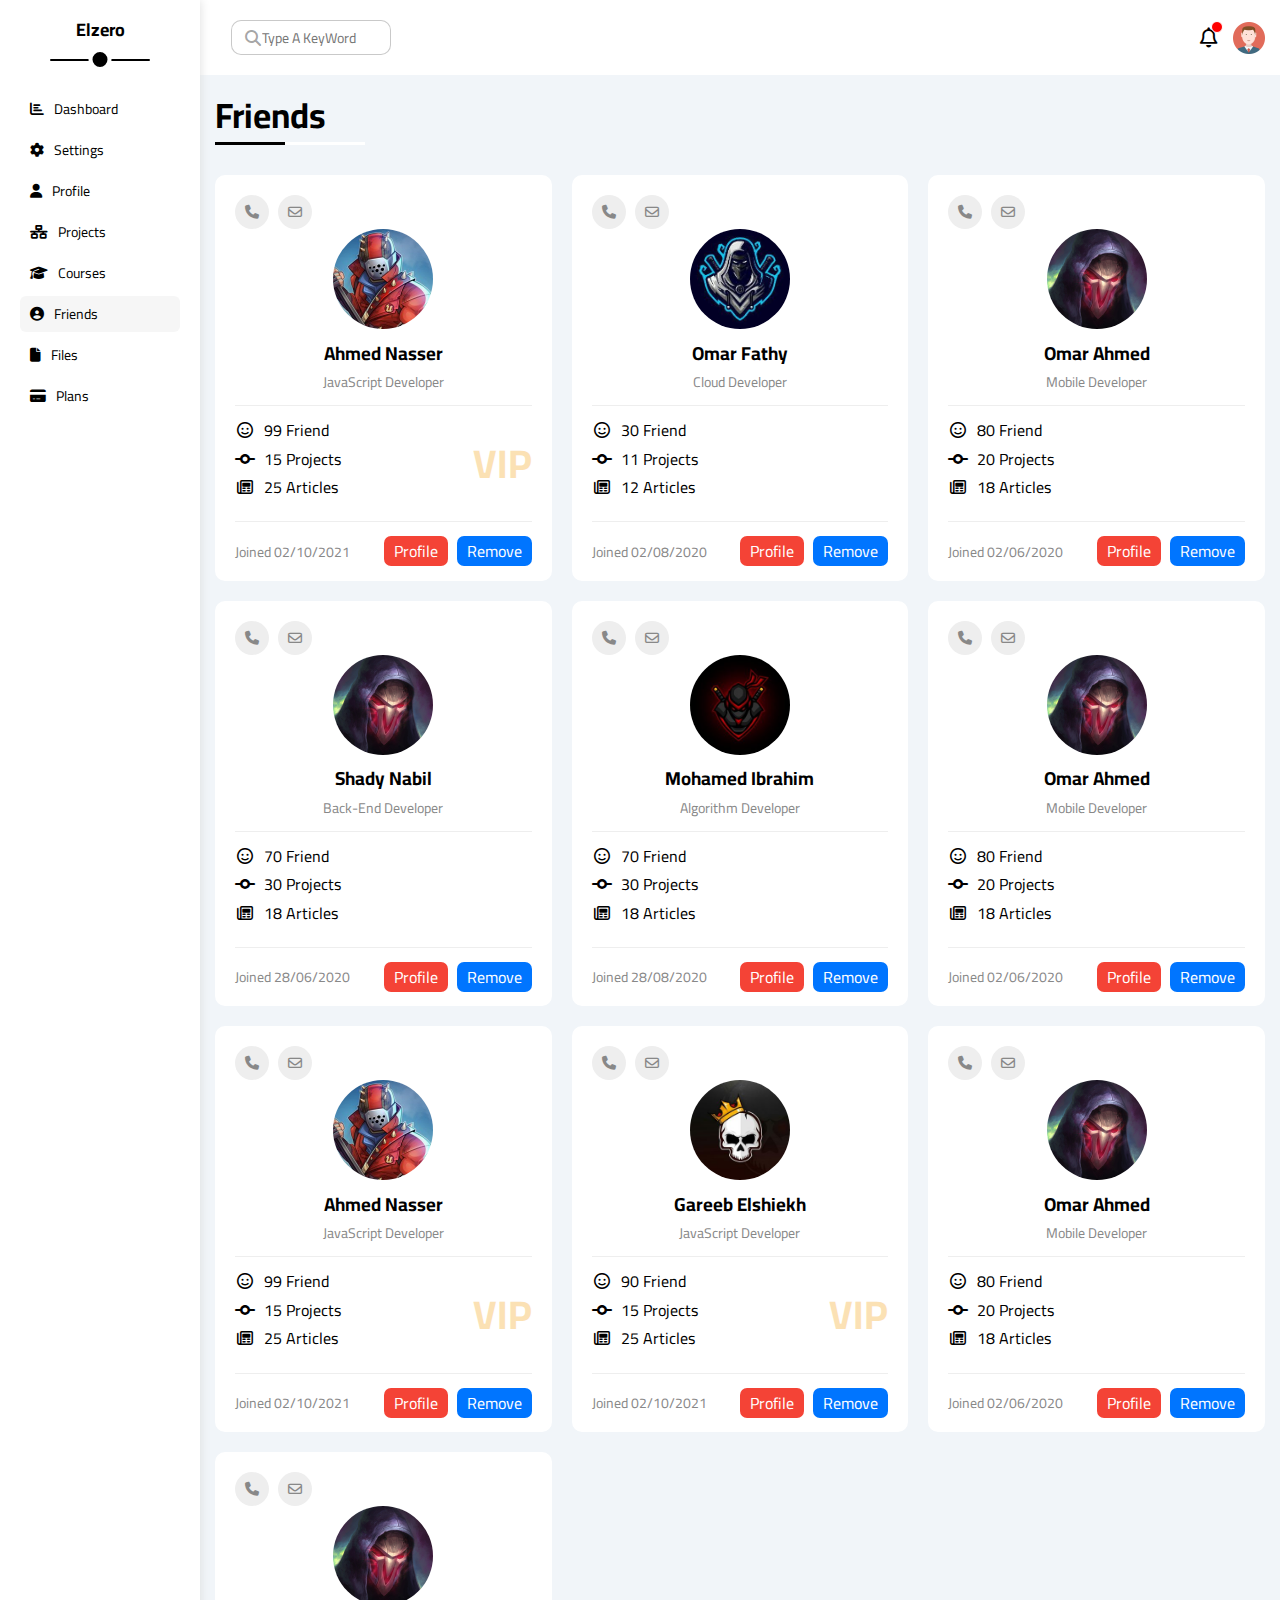
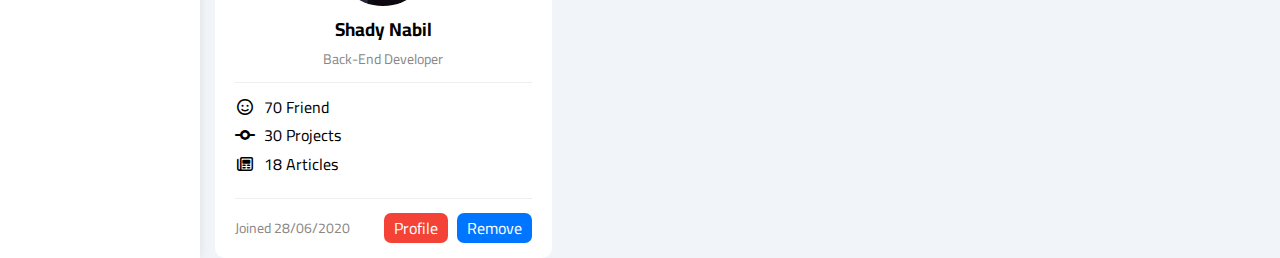
<file: friends.html>
<!DOCTYPE html>
<html lang="en">

<head>
	<meta charset="UTF-8">
	<meta http-equiv="X-UA-Compatible" content="IE=edge">
	<meta name="description" content="Friends Page">
	<meta name="viewport" content="width=device-width, initial-scale=1.0">
	<link rel="stylesheet" href="css/noramlize.css">
	<link rel="stylesheet" href="css/all.min.css">
	<link rel="stylesheet" href="css/framework.css">
	<link rel="stylesheet" href="css/master.css">
	<link rel="icon" href="imgs/fav-friends.png" >
	<title>Friends</title>
</head>

<body>
	<div class="screen d-flex">
		<aside class="p-20 p-rel">
			<h1 class="m-0 mb-50 ta-c p-rel fs-18">Elzero</h1>
			<ul>
				<li class="p-10 mb-5 rad-6 fs-14  duration-5"><a href="index.html" class="c-black tt-c"><i class="fa-solid fa-chart-bar"></i><span class="ml-10">dashboard</span></a></li>
				<li class="p-10 mb-5 rad-6 fs-14  duration-5"><a href="settings.html" class="c-black tt-c"><i class="fa-solid fa-gear"></i><span class="ml-10">Settings</span></a></li>
				<li class="p-10 mb-5 rad-6 fs-14  duration-5"><a href="profile.html" class="c-black tt-c"><i class="fa-solid fa-user"></i><span class="ml-10">Profile</span></a></li>
				<li class="p-10 mb-5 rad-6 fs-14  duration-5"><a href="projects.html" class="c-black tt-c"><i class="fa-sharp fa-solid fa-network-wired"></i><span class="ml-10">Projects</span></a></li>
				<li class="p-10 mb-5 rad-6 fs-14 duration-5"><a href="courses.html" class="c-black tt-c"><i class="fa-solid fa-graduation-cap"></i><span class="ml-10">Courses</span></a></li>
				<li class="p-10 mb-5 rad-6 fs-14 active duration-5"><a href="friends.html" class="c-black tt-c"><i class="fa-solid fa-circle-user"></i><span class="ml-10">Friends</span></a></li>
				<li class="p-10 mb-5 rad-6 fs-14 duration-5"><a href="files.html" class="c-black tt-c"><i class="fa-solid fa-file"></i><span class="ml-10">Files</span></a></li>
				<li class="p-10 mb-5 rad-6 fs-14 duration-5"><a href="plans.html" class="c-black tt-c"><i class="fa-solid fa-credit-card"></i><span class="ml-10">Plans</span></a></li>
			</ul>
		</aside>

		<div class="content bg-f1">
			<header class="bg-white">	
				<div class="container d-flex j-between  p-20">
					<div class="search d-flex ai-center">
						<i class="fa-solid fa-magnifying-glass"></i>
						<input class="rad-10 p-5 duration-5 pl-30 fs-14" type="search" placeholder="Type A KeyWord">
					</div>
					<div class="d-flex ai-center btns wspace-nowrap">
						<span class="fs-20 p-rel">
							<i class="fa-regular fa-bell "></i>
						</span>
						<img class="ml-15" src="imgs/avatar.png" alt="avatar">
					</div>
				</div>
			</header>
			<div class="container">
				<div class="title mb-30">
					<h2 class="fs-35 mt-20  p-rel">Friends</h2>
				</div>
				<div class="Friends mt-40 mid-grid gap-20">
					<div class="friend bg-white p-20 rad-10">
						<div class="contact">
							<i class="fa-solid fa-phone p-10 bg-eee fs-14 duration-5 cursor-p c-gray rad-50 mr-5"></i>
							<i class="fa-regular fa-envelope c-gray fs-14 duration-5 cursor-p p-10 bg-eee rad-50"></i>
						</div>
						<div class="info ta-c mb-15">
							<img src="imgs/friend-01.jpg" class="rad-50 w-100 duration-5" alt="friend-01.jpg">
							<h3 class="mt-10">Ahmed Nasser</h3>
							<p class="c-gray mt-10 fs-14">JavaScript Developer</p>
						</div>
						<div class="status d-flex ai-center j-between pt-15 pb-15">
							<ul>
								<li class="mb-10"><i class="fa-regular fa-face-smile fa-fw mr-5 "></i> 99 Friend</li>
								<li class="mb-10"><i class="fa-solid fa-code-commit fa-fw mr-5"></i> 15 Projects</li>
								<li class="mb-10"><i class="fa-regular fa-newspaper fa-fw mr-5"></i> 25 Articles</li>
							</ul>
							<span class="vip fs-40 weight-b opacity-3 c-orange">VIP</span>
						</div>
						<div class="activity d-flex j-between ai-center pt-20">
							<span class="c-gray fs-14">Joined 02/10/2021</span>
							<div class="btns wspace-nowrap ">
								<a href="#" class="btn red mr-5">Profile</a>
								<a href="#"  class="btn blue">Remove</a>
							</div>
						</div>
					</div>
					<div class="friend bg-white p-20 rad-10">
						<div class="contact">
							<i class="fa-solid fa-phone p-10 bg-eee fs-14 duration-5 cursor-p c-gray rad-50 mr-5"></i>
							<i class="fa-regular fa-envelope c-gray fs-14 duration-5 cursor-p p-10 bg-eee rad-50"></i>
						</div>
						<div class="info ta-c mb-15">
							<img src="imgs/friend-02.jpg" class="rad-50 w-100 duration-5" alt="friend-02.jpg">
							<h3 class="mt-10">Omar Fathy</h3>
							<p class="c-gray mt-10 fs-14">Cloud Developer</p>
						</div>
						<div class="status d-flex ai-center j-between pt-15 pb-15">
							<ul>
								<li class="mb-10"><i class="fa-regular fa-face-smile fa-fw mr-5 "></i> 30 Friend</li>
								<li class="mb-10"><i class="fa-solid fa-code-commit fa-fw mr-5"></i> 11 Projects</li>
								<li class="mb-10"><i class="fa-regular fa-newspaper fa-fw mr-5"></i> 12 Articles</li>
							</ul>
						</div>
						<div class="activity d-flex j-between ai-center pt-20">
							<span class="c-gray fs-14">Joined 02/08/2020</span>
							<div class="btns wspace-nowrap">
								<a href="#" class="btn red mr-5">Profile</a>
								<a href="#"  class="btn blue">Remove</a>
							</div>
						</div>
					</div>
					<div class="friend bg-white p-20 rad-10">
						<div class="contact">
							<i class="fa-solid fa-phone p-10 bg-eee fs-14 duration-5 cursor-p c-gray rad-50 mr-5"></i>
							<i class="fa-regular fa-envelope c-gray fs-14 duration-5 cursor-p p-10 bg-eee rad-50"></i>
						</div>
						<div class="info ta-c mb-15">
							<img src="imgs/friend-03.jpg" class="rad-50 w-100 duration-5" alt="friend-03.jpg">
							<h3 class="mt-10">Omar Ahmed</h3>
							<p class="c-gray mt-10 fs-14">Mobile Developer</p>
						</div>
						<div class="status d-flex ai-center j-between pt-15 pb-15">
							<ul>
								<li class="mb-10"><i class="fa-regular fa-face-smile fa-fw mr-5 "></i> 80 Friend</li>
								<li class="mb-10"><i class="fa-solid fa-code-commit fa-fw mr-5"></i> 20 Projects</li>
								<li class="mb-10"><i class="fa-regular fa-newspaper fa-fw mr-5"></i> 18 Articles</li>
							</ul>
						</div>
						<div class="activity d-flex j-between ai-center pt-20">
							<span class="c-gray fs-14">Joined 02/06/2020</span>
							<div class="btns wspace-nowrap ">
								<a href="#" class="btn red mr-5">Profile</a>
								<a href="#"  class="btn blue">Remove</a>
							</div>
						</div>
					</div>
					<div class="friend bg-white p-20 rad-10">
						<div class="contact">
							<i class="fa-solid fa-phone p-10 bg-eee fs-14 duration-5 cursor-p c-gray rad-50 mr-5"></i>
							<i class="fa-regular fa-envelope c-gray fs-14 duration-5 cursor-p p-10 bg-eee rad-50"></i>
						</div>
						<div class="info ta-c mb-15">
							<img src="imgs/friend-03.jpg" class="rad-50 w-100 duration-5" alt="friend-03.jpg">
							<h3 class="mt-10">Shady Nabil</h3>
							<p class="c-gray mt-10 fs-14">Back-End Developer</p>
						</div>
						<div class="status d-flex ai-center j-between pt-15 pb-15">
							<ul>
								<li class="mb-10"><i class="fa-regular fa-face-smile fa-fw mr-5 "></i> 70 Friend</li>
								<li class="mb-10"><i class="fa-solid fa-code-commit fa-fw mr-5"></i> 30 Projects</li>
								<li class="mb-10"><i class="fa-regular fa-newspaper fa-fw mr-5"></i> 18 Articles</li>
							</ul>
						</div>
						<div class="activity d-flex j-between ai-center pt-20">
							<span class="c-gray fs-14">Joined 28/06/2020</span>
							<div class="btns wspace-nowrap">
								<a href="#" class="btn red mr-5">Profile</a>
								<a href="#"  class="btn blue">Remove</a>
							</div>
						</div>
					</div>
					<div class="friend bg-white p-20 rad-10">
						<div class="contact">
							<i class="fa-solid fa-phone p-10 bg-eee fs-14 duration-5 cursor-p c-gray rad-50 mr-5"></i>
							<i class="fa-regular fa-envelope c-gray fs-14 duration-5 cursor-p p-10 bg-eee rad-50"></i>
						</div>
						<div class="info ta-c mb-15">
							<img src="imgs/friend-04.jpg" class="rad-50 w-100 duration-5" alt="friend-04.jpg">
							<h3 class="mt-10">Mohamed Ibrahim</h3>
							<p class="c-gray mt-10 fs-14">Algorithm Developer</p>
						</div>
						<div class="status d-flex ai-center j-between pt-15 pb-15">
							<ul>
								<li class="mb-10"><i class="fa-regular fa-face-smile fa-fw mr-5 "></i> 70 Friend</li>
								<li class="mb-10"><i class="fa-solid fa-code-commit fa-fw mr-5"></i> 30 Projects</li>
								<li class="mb-10"><i class="fa-regular fa-newspaper fa-fw mr-5"></i> 18 Articles</li>
							</ul>
						</div>
						<div class="activity d-flex j-between ai-center pt-20">
							<span class="c-gray fs-14">Joined 28/08/2020</span>
							<div class="btns wspace-nowrap ">
								<a href="#" class="btn red mr-5">Profile</a>
								<a href="#"  class="btn blue">Remove</a>
							</div>
						</div>
					</div>
					<div class="friend bg-white p-20 rad-10">
						<div class="contact">
							<i class="fa-solid fa-phone p-10 bg-eee fs-14 duration-5 cursor-p c-gray rad-50 mr-5"></i>
							<i class="fa-regular fa-envelope c-gray fs-14 duration-5 cursor-p p-10 bg-eee rad-50"></i>
						</div>
						<div class="info ta-c mb-15">
							<img src="imgs/friend-03.jpg" class="rad-50 w-100 duration-5" alt="friend-03.jpg">
							<h3 class="mt-10">Omar Ahmed</h3>
							<p class="c-gray mt-10 fs-14">Mobile Developer</p>
						</div>
						<div class="status d-flex ai-center j-between pt-15 pb-15">
							<ul>
								<li class="mb-10"><i class="fa-regular fa-face-smile fa-fw mr-5 "></i> 80 Friend</li>
								<li class="mb-10"><i class="fa-solid fa-code-commit fa-fw mr-5"></i> 20 Projects</li>
								<li class="mb-10"><i class="fa-regular fa-newspaper fa-fw mr-5"></i> 18 Articles</li>
							</ul>
						</div>
						<div class="activity d-flex j-between ai-center pt-20">
							<span class="c-gray fs-14">Joined 02/06/2020</span>
							<div class="btns wspace-nowrap">
								<a href="#" class="btn red mr-5">Profile</a>
								<a href="#"  class="btn blue">Remove</a>
							</div>
						</div>
					</div>
					<div class="friend bg-white p-20 rad-10">
						<div class="contact">
							<i class="fa-solid fa-phone p-10 bg-eee fs-14 duration-5 cursor-p c-gray rad-50 mr-5"></i>
							<i class="fa-regular fa-envelope c-gray fs-14 duration-5 cursor-p p-10 bg-eee rad-50"></i>
						</div>
						<div class="info ta-c mb-15">
							<img src="imgs/friend-01.jpg" class="rad-50 w-100 duration-5" alt="friend-01.jpg">
							<h3 class="mt-10">Ahmed Nasser</h3>
							<p class="c-gray mt-10 fs-14">JavaScript Developer</p>
						</div>
						<div class="status d-flex ai-center j-between pt-15 pb-15">
							<ul>
								<li class="mb-10"><i class="fa-regular fa-face-smile fa-fw mr-5 "></i> 99 Friend</li>
								<li class="mb-10"><i class="fa-solid fa-code-commit fa-fw mr-5"></i> 15 Projects</li>
								<li class="mb-10"><i class="fa-regular fa-newspaper fa-fw mr-5"></i> 25 Articles</li>
							</ul>
							<span class="vip fs-40 weight-b opacity-3 c-orange">VIP</span>
						</div>
						<div class="activity d-flex j-between ai-center pt-20">
							<span class="c-gray fs-14">Joined 02/10/2021</span>
							<div class="btns wspace-nowrap ">
								<a href="#" class="btn red mr-5">Profile</a>
								<a href="#"  class="btn blue">Remove</a>
							</div>
						</div>
					</div>
					<div class="friend bg-white p-20 rad-10">
						<div class="contact">
							<i class="fa-solid fa-phone p-10 bg-eee fs-14 duration-5 cursor-p c-gray rad-50 mr-5"></i>
							<i class="fa-regular fa-envelope c-gray fs-14 duration-5 cursor-p p-10 bg-eee rad-50"></i>
						</div>
						<div class="info ta-c mb-15">
							<img src="imgs/friend-05.jpg" class="rad-50 w-100 duration-5" alt="friend-05.jpg">
							<h3 class="mt-10">Gareeb Elshiekh</h3>
							<p class="c-gray mt-10 fs-14">JavaScript Developer</p>
						</div>
						<div class="status d-flex ai-center j-between pt-15 pb-15">
							<ul>
								<li class="mb-10"><i class="fa-regular fa-face-smile fa-fw mr-5 "></i> 90 Friend</li>
								<li class="mb-10"><i class="fa-solid fa-code-commit fa-fw mr-5"></i> 15 Projects</li>
								<li class="mb-10"><i class="fa-regular fa-newspaper fa-fw mr-5"></i> 25 Articles</li>
							</ul>
							<span class="vip fs-40 weight-b opacity-3 c-orange">VIP</span>
						</div>
						<div class="activity d-flex j-between ai-center pt-20">
							<span class="c-gray fs-14">Joined 02/10/2021</span>
							<div class="btns wspace-nowrap ">
								<a href="#" class="btn red mr-5">Profile</a>
								<a href="#"  class="btn blue">Remove</a>
							</div>
						</div>
					</div>
					<div class="friend bg-white p-20 rad-10">
						<div class="contact">
							<i class="fa-solid fa-phone p-10 bg-eee fs-14 duration-5 cursor-p c-gray rad-50 mr-5"></i>
							<i class="fa-regular fa-envelope c-gray fs-14 duration-5 cursor-p p-10 bg-eee rad-50"></i>
						</div>
						<div class="info ta-c mb-15">
							<img src="imgs/friend-03.jpg" class="rad-50 w-100 duration-5" alt="friend-03.jpg">
							<h3 class="mt-10">Omar Ahmed</h3>
							<p class="c-gray mt-10 fs-14">Mobile Developer</p>
						</div>
						<div class="status d-flex ai-center j-between pt-15 pb-15">
							<ul>
								<li class="mb-10"><i class="fa-regular fa-face-smile fa-fw mr-5 "></i> 80 Friend</li>
								<li class="mb-10"><i class="fa-solid fa-code-commit fa-fw mr-5"></i> 20 Projects</li>
								<li class="mb-10"><i class="fa-regular fa-newspaper fa-fw mr-5"></i> 18 Articles</li>
							</ul>
						</div>
						<div class="activity d-flex j-between ai-center pt-20">
							<span class="c-gray fs-14">Joined 02/06/2020</span>
							<div class="btns wspace-nowrap ">
								<a href="#" class="btn red mr-5">Profile</a>
								<a href="#"  class="btn blue">Remove</a>
							</div>
						</div>
					</div>
					<div class="friend bg-white p-20 rad-10">
						<div class="contact">
							<i class="fa-solid fa-phone p-10 bg-eee fs-14 duration-5 cursor-p c-gray rad-50 mr-5"></i>
							<i class="fa-regular fa-envelope c-gray fs-14 duration-5 cursor-p p-10 bg-eee rad-50"></i>
						</div>
						<div class="info ta-c mb-15">
							<img src="imgs/friend-03.jpg" class="rad-50 w-100 duration-5" alt="friend-03.jpg">
							<h3 class="mt-10">Shady Nabil</h3>
							<p class="c-gray mt-10 fs-14">Back-End Developer</p>
						</div>
						<div class="status d-flex ai-center j-between pt-15 pb-15">
							<ul>
								<li class="mb-10"><i class="fa-regular fa-face-smile fa-fw mr-5 "></i> 70 Friend</li>
								<li class="mb-10"><i class="fa-solid fa-code-commit fa-fw mr-5"></i> 30 Projects</li>
								<li class="mb-10"><i class="fa-regular fa-newspaper fa-fw mr-5"></i> 18 Articles</li>
							</ul>
						</div>
						<div class="activity d-flex j-between ai-center pt-20">
							<span class="c-gray fs-14">Joined 28/06/2020</span>
							<div class="btns wspace-nowrap">
								<a href="#" class="btn red mr-5">Profile</a>
								<a href="#"  class="btn blue">Remove</a>
							</div>
						</div>
					</div>
				</div>

			</div>
			
		</div>
	</div>
</body>

</html>
</file>
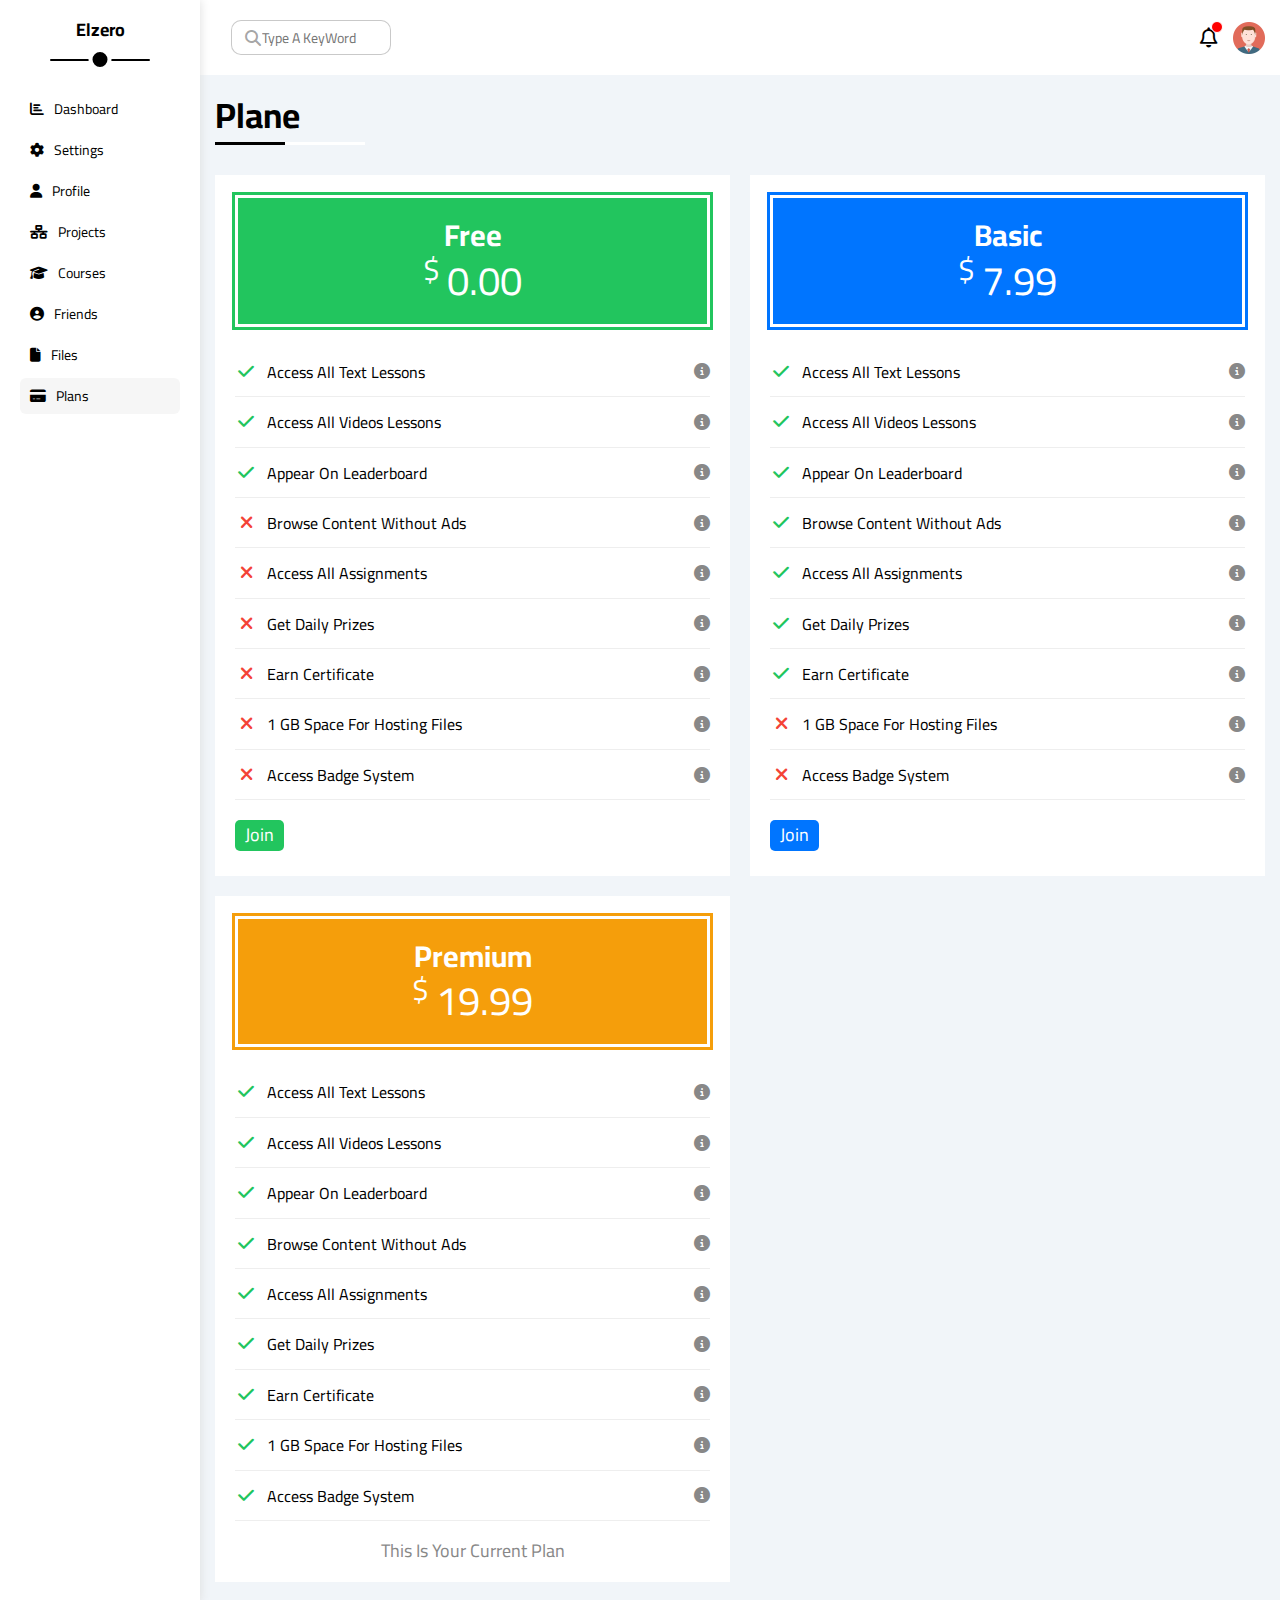
<file: plans.html>
<!DOCTYPE html>
<html lang="en">

<head>
	<meta charset="UTF-8">
	<meta http-equiv="X-UA-Compatible" content="IE=edge">
	<meta name="description" content="Plane Page">
	<meta name="viewport" content="width=device-width, initial-scale=1.0">
	<link rel="stylesheet" href="css/noramlize.css">
	<link rel="stylesheet" href="css/all.min.css">
	<link rel="stylesheet" href="css/framework.css">
	<link rel="stylesheet" href="css/master.css">
	<link rel="icon" href="imgs/fav-plans.png" >

	<title>Plane</title>
</head>

<body>
	<div class="screen d-flex">
		<aside class="p-20 p-rel">
			<h1 class="m-0 mb-50 ta-c p-rel fs-18">Elzero</h1>
			<ul>
				<li class="p-10 mb-5 rad-6 fs-14  duration-5"><a href="index.html" class="c-black tt-c"><i class="fa-solid fa-chart-bar"></i><span class="ml-10">dashboard</span></a></li>
				<li class="p-10 mb-5 rad-6 fs-14  duration-5"><a href="settings.html" class="c-black tt-c"><i class="fa-solid fa-gear"></i><span class="ml-10">Settings</span></a></li>
				<li class="p-10 mb-5 rad-6 fs-14  duration-5"><a href="profile.html" class="c-black tt-c"><i class="fa-solid fa-user"></i><span class="ml-10">Profile</span></a></li>
				<li class="p-10 mb-5 rad-6 fs-14  duration-5"><a href="projects.html" class="c-black tt-c"><i class="fa-sharp fa-solid fa-network-wired"></i><span class="ml-10">Projects</span></a></li>
				<li class="p-10 mb-5 rad-6 fs-14 duration-5"><a href="courses.html" class="c-black tt-c"><i class="fa-solid fa-graduation-cap"></i><span class="ml-10">Courses</span></a></li>
				<li class="p-10 mb-5 rad-6 fs-14 duration-5"><a href="friends.html" class="c-black tt-c"><i class="fa-solid fa-circle-user"></i><span class="ml-10">Friends</span></a></li>
				<li class="p-10 mb-5 rad-6 fs-14 duration-5"><a href="files.html" class="c-black tt-c"><i class="fa-solid fa-file"></i><span class="ml-10">Files</span></a></li>
				<li class="p-10 mb-5 rad-6 fs-14 active duration-5"><a href="plans.html" class="c-black tt-c"><i class="fa-solid fa-credit-card"></i><span class="ml-10">Plans</span></a></li>
			</ul>
		</aside>
		<div class="content bg-f1">
			<header class="bg-white">	
				<div class="container d-flex j-between p-20">
					<div class="search d-flex ai-center">
						<i class="fa-solid fa-magnifying-glass"></i>
						<input class="rad-10 p-5 duration-5 pl-30 fs-14" type="search" placeholder="Type A KeyWord">
					</div>
					<div class="d-flex ai-center btns">
						<span class="fs-20 p-rel">
							<i class="fa-regular fa-bell "></i>
						</span>
						<img class="ml-15" src="imgs/avatar.png" alt="avatar">
					</div>
				</div>
			</header>
			<div class="container pb-20">
				<div class="title mb-40">
					<h2 class="fs-35 mt-20  p-rel">Plane</h2>
				</div>
				<div class="plans d-grid gap-20">
					<div class="plan p-20 bg-white">
						<div class="title center-flex fd-column bg-green p-20 mb-20">
							<h3 class="mb-5 fs-30 c-white">Free</h3>
							<span class="fs-40 c-white"><sup>$ </sup>0.00</span>
						</div>
						<ul>
							<li class="d-flex ai-center j-between pb-15 pt-15">
								<span>
									<i class="fa-solid fa-check fa-fw c-green mr-5 weight-b fs-18"></i>
									Access All Text Lessons
								</span>
								<i class="fa-solid fa-circle-info c-gray cursor-p"></i>
							</li>
							<li class="d-flex ai-center j-between pb-15 pt-15">
								<span>
									<i class="fa-solid fa-check fa-fw c-green mr-5 weight-b fs-18"></i>
									Access All Videos Lessons
								</span>
								<i class="fa-solid fa-circle-info c-gray cursor-p"></i>
							</li>
							<li class="d-flex ai-center j-between pb-15 pt-15">
								<span>
									<i class="fa-solid fa-check fa-fw c-green mr-5 weight-b fs-18"></i>
									Appear On Leaderboard
								</span>
								<i class="fa-solid fa-circle-info c-gray cursor-p"></i>
							</li>
							<li class="d-flex ai-center j-between pb-15 pt-15">
								<span>
									<i class="fa-solid fa-xmark fa-fw c-red mr-5 weight-b fs-18"></i>
									Browse Content Without Ads
								</span>
								<i class="fa-solid fa-circle-info c-gray cursor-p"></i>
							</li>
							<li class="d-flex ai-center j-between pb-15 pt-15">
								<span>
									<i class="fa-solid fa-xmark fa-fw c-red mr-5 weight-b fs-18"></i>
									Access All Assignments
								</span>
								<i class="fa-solid fa-circle-info c-gray cursor-p"></i>
							</li>
							<li class="d-flex ai-center j-between pb-15 pt-15">
								<span>
									<i class="fa-solid fa-xmark fa-fw c-red mr-5 weight-b fs-18"></i>
									Get Daily Prizes
								</span>
								<i class="fa-solid fa-circle-info c-gray cursor-p"></i>
							</li>
							<li class="d-flex ai-center j-between pb-15 pt-15">
								<span>
									<i class="fa-solid fa-xmark fa-fw c-red mr-5 weight-b fs-18"></i>
									Earn Certificate
								</span>
								<i class="fa-solid fa-circle-info c-gray cursor-p"></i>
							</li>
							<li class="d-flex ai-center j-between pb-15 pt-15">
								<span>
									<i class="fa-solid fa-xmark fa-fw c-red mr-5 weight-b fs-18"></i>
									1 GB Space For Hosting Files
								</span>
								<i class="fa-solid fa-circle-info c-gray cursor-p"></i>
							</li>
							<li class="d-flex ai-center j-between pb-15 pt-15">
								<span>
									<i class="fa-solid fa-xmark fa-fw c-red mr-5 weight-b fs-18"></i>
									Access Badge System
								</span>
								<i class="fa-solid fa-circle-info c-gray cursor-p"></i>
							</li>
						</ul>
						<a href="#" class="btn3 fs-18 c-white bg-green mt-20">join</a>
					</div>
					<div class="plan p-20 bg-white">
						<div class="title center-flex fd-column bg-blue p-20 mb-20">
							<h3 class="mb-5 fs-30 c-white">Basic</h3>
							<span class="fs-40 c-white"><sup>$ </sup>7.99</span>
						</div>
						<ul>
							<li class="d-flex ai-center j-between pb-15 pt-15">
								<span>
									<i class="fa-solid fa-check fa-fw c-green mr-5 weight-b fs-18"></i>
									Access All Text Lessons
								</span>
								<i class="fa-solid fa-circle-info c-gray cursor-p"></i>
							</li>
							<li class="d-flex ai-center j-between pb-15 pt-15">
								<span>
									<i class="fa-solid fa-check fa-fw c-green mr-5 weight-b fs-18"></i>
									Access All Videos Lessons
								</span>
								<i class="fa-solid fa-circle-info c-gray cursor-p"></i>
							</li>
							<li class="d-flex ai-center j-between pb-15 pt-15">
								<span>
									<i class="fa-solid fa-check fa-fw c-green mr-5 weight-b fs-18"></i>
									Appear On Leaderboard
								</span>
								<i class="fa-solid fa-circle-info c-gray cursor-p"></i>
							</li>
							<li class="d-flex ai-center j-between pb-15 pt-15">
								<span>
									<i class="fa-solid fa-check fa-fw c-green mr-5 weight-b fs-18"></i>
									Browse Content Without Ads
								</span>
								<i class="fa-solid fa-circle-info c-gray cursor-p"></i>
							</li>
							<li class="d-flex ai-center j-between pb-15 pt-15">
								<span>
									<i class="fa-solid fa-check fa-fw c-green mr-5 weight-b fs-18"></i>
									Access All Assignments
								</span>
								<i class="fa-solid fa-circle-info c-gray cursor-p"></i>
							</li>
							<li class="d-flex ai-center j-between pb-15 pt-15">
								<span>
									<i class="fa-solid fa-check fa-fw c-green mr-5 weight-b fs-18"></i>
									Get Daily Prizes
								</span>
								<i class="fa-solid fa-circle-info c-gray cursor-p"></i>
							</li>
							<li class="d-flex ai-center j-between pb-15 pt-15">
								<span>
									<i class="fa-solid fa-check fa-fw c-green mr-5 weight-b fs-18"></i>
									Earn Certificate
								</span>
								<i class="fa-solid fa-circle-info c-gray cursor-p"></i>
							</li>
							<li class="d-flex ai-center j-between pb-15 pt-15">
								<span>
									<i class="fa-solid fa-xmark fa-fw c-red mr-5 weight-b fs-18"></i>
									1 GB Space For Hosting Files
								</span>
								<i class="fa-solid fa-circle-info c-gray cursor-p"></i>
							</li>
							<li class="d-flex ai-center j-between pb-15 pt-15">
								<span>
									<i class="fa-solid fa-xmark fa-fw c-red mr-5 weight-b fs-18"></i>
									Access Badge System
								</span>
								<i class="fa-solid fa-circle-info c-gray cursor-p"></i>
							</li>
						</ul>
						<a href="#" class="btn3 fs-18 c-white bg-blue mt-20">join</a>
					</div>
					<div class="plan p-20 bg-white">
						<div class="title center-flex fd-column bg-orange p-20 mb-20">
							<h3 class="mb-5 fs-30 c-white">Premium</h3>
							<span class="fs-40 c-white"><sup>$ </sup>19.99</span>
						</div>
						<ul>
							<li class="d-flex ai-center j-between pb-15 pt-15">
								<span>
									<i class="fa-solid fa-check fa-fw c-green mr-5 weight-b fs-18"></i>
									Access All Text Lessons
								</span>
								<i class="fa-solid fa-circle-info c-gray cursor-p"></i>
							</li>
							<li class="d-flex ai-center j-between pb-15 pt-15">
								<span>
									<i class="fa-solid fa-check fa-fw c-green mr-5 weight-b fs-18"></i>
									Access All Videos Lessons
								</span>
								<i class="fa-solid fa-circle-info c-gray cursor-p"></i>
							</li>
							<li class="d-flex ai-center j-between pb-15 pt-15">
								<span>
									<i class="fa-solid fa-check fa-fw c-green mr-5 weight-b fs-18"></i>
									Appear On Leaderboard
								</span>
								<i class="fa-solid fa-circle-info c-gray cursor-p"></i>
							</li>
							<li class="d-flex ai-center j-between pb-15 pt-15">
								<span>
									<i class="fa-solid fa-check fa-fw c-green mr-5 weight-b fs-18"></i>
									Browse Content Without Ads
								</span>
								<i class="fa-solid fa-circle-info c-gray cursor-p"></i>
							</li>
							<li class="d-flex ai-center j-between pb-15 pt-15">
								<span>
									<i class="fa-solid fa-check fa-fw c-green mr-5 weight-b fs-18"></i>
									Access All Assignments
								</span>
								<i class="fa-solid fa-circle-info c-gray cursor-p"></i>
							</li>
							<li class="d-flex ai-center j-between pb-15 pt-15">
								<span>
									<i class="fa-solid fa-check fa-fw c-green mr-5 weight-b fs-18"></i>
									Get Daily Prizes
								</span>
								<i class="fa-solid fa-circle-info c-gray cursor-p"></i>
							</li>
							<li class="d-flex ai-center j-between pb-15 pt-15">
								<span>
									<i class="fa-solid fa-check fa-fw c-green mr-5 weight-b fs-18"></i>
									Earn Certificate
								</span>
								<i class="fa-solid fa-circle-info c-gray cursor-p"></i>
							</li>
							<li class="d-flex ai-center j-between pb-15 pt-15">
								<span>
									<i class="fa-solid fa-check fa-fw c-green mr-5 weight-b fs-18"></i>
									1 GB Space For Hosting Files
								</span>
								<i class="fa-solid fa-circle-info c-gray cursor-p"></i>
							</li>
							<li class="d-flex ai-center j-between pb-15 pt-15">
								<span>
									<i class="fa-solid fa-check fa-fw c-green mr-5 weight-b fs-18"></i>
									Access Badge System
								</span>
								<i class="fa-solid fa-circle-info c-gray cursor-p"></i>
							</li>
						</ul>
						<p class="curren-plan c-gray pt-20 fs-18 ta-c">This Is Your Current Plan</p>
					</div>
				</div>
			</div>
		</div>
	</div>
</body>

</html>
</file>
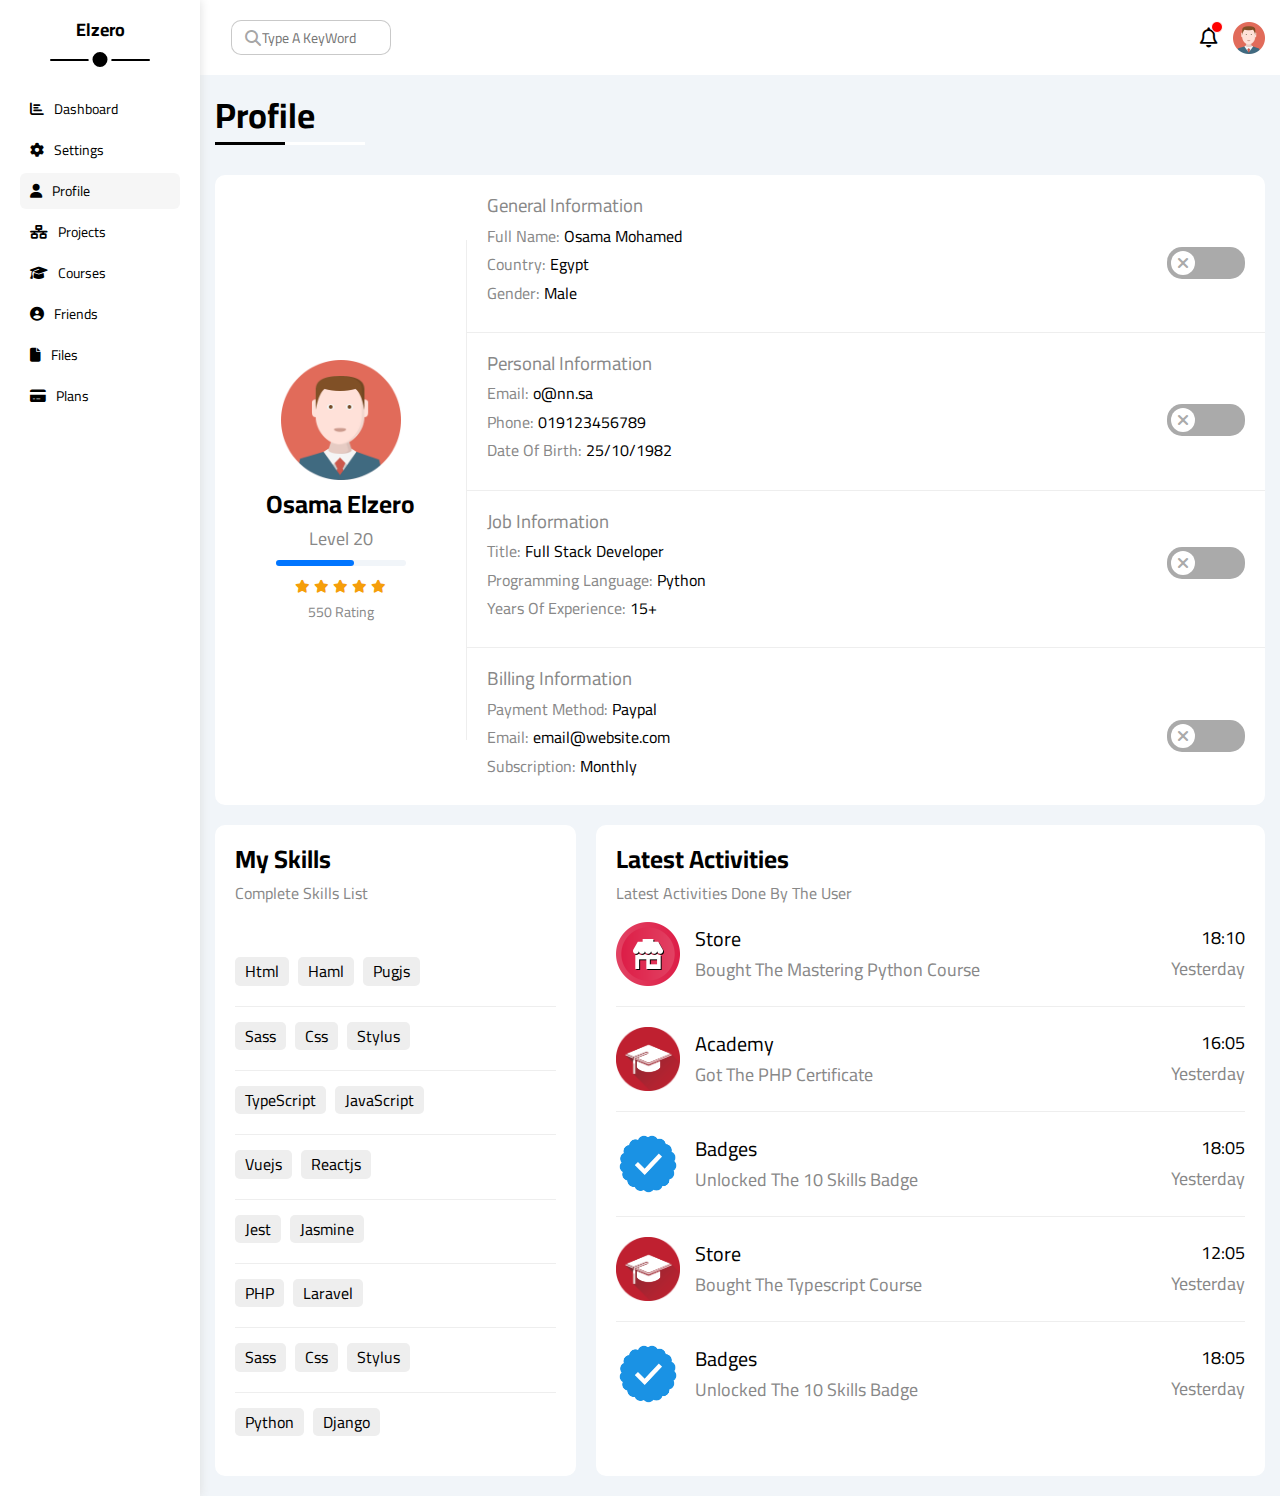
<file: profile.html>
<!DOCTYPE html>
<html lang="en">

<head>
	<meta charset="UTF-8">
	<meta http-equiv="X-UA-Compatible" content="IE=edge">
	<meta name="description" content="Profile Page">
	<meta name="viewport" content="width=device-width, initial-scale=1.0">
	<link rel="stylesheet" href="css/noramlize.css">
	<link rel="stylesheet" href="css/all.min.css">
	<link rel="stylesheet" href="css/framework.css">
	<link rel="stylesheet" href="css/master.css">
	<link rel="icon" href="imgs/fav-profile.png" >

	<title>Profile</title>
</head>

<body>
	<div class="screen d-flex">
		<aside class="p-20 p-rel">
			<h1 class="m-0 mb-50 ta-c p-rel fs-18">Elzero</h1>
			<ul>
				<li class="p-10 mb-5 rad-6 fs-14  duration-5"><a href="index.html" class="c-black tt-c"><i class="fa-solid fa-chart-bar"></i><span class="ml-10">dashboard</span></a></li>
				<li class="p-10 mb-5 rad-6 fs-14  duration-5"><a href="settings.html" class="c-black tt-c"><i class="fa-solid fa-gear"></i><span class="ml-10">Settings</span></a></li>
				<li class="p-10 mb-5 rad-6 fs-14 active duration-5"><a href="profile.html" class="c-black tt-c"><i class="fa-solid fa-user"></i><span class="ml-10">Profile</span></a></li>
				<li class="p-10 mb-5 rad-6 fs-14  duration-5"><a href="projects.html" class="c-black tt-c"><i class="fa-sharp fa-solid fa-network-wired"></i><span class="ml-10">Projects</span></a></li>
				<li class="p-10 mb-5 rad-6 fs-14 duration-5"><a href="courses.html" class="c-black tt-c"><i class="fa-solid fa-graduation-cap"></i><span class="ml-10">Courses</span></a></li>
				<li class="p-10 mb-5 rad-6 fs-14 duration-5"><a href="friends.html" class="c-black tt-c"><i class="fa-solid fa-circle-user"></i><span class="ml-10">Friends</span></a></li>
				<li class="p-10 mb-5 rad-6 fs-14 duration-5"><a href="files.html" class="c-black tt-c"><i class="fa-solid fa-file"></i><span class="ml-10">Files</span></a></li>
				<li class="p-10 mb-5 rad-6 fs-14 duration-5"><a href="plans.html" class="c-black tt-c"><i class="fa-solid fa-credit-card"></i><span class="ml-10">Plans</span></a></li>
			</ul>
		</aside>
		<div class="content bg-f1">
			<header class="bg-white">	
				<div class="container d-flex j-between  p-20">
					<div class="search d-flex ai-center">
						<i class="fa-solid fa-magnifying-glass"></i>
						<input class="rad-10 p-5 duration-5 pl-30 fs-14" type="search" placeholder="Type A KeyWord">
					</div>
					<div class="d-flex ai-center btns">
						<span class="fs-20 p-rel">
							<i class="fa-regular fa-bell "></i>
						</span>
						<img class="ml-15" src="imgs/avatar.png" alt="avatar">
					</div>
				</div>
			</header>

			<div class="container  mb-20">
				<div class="title mb-40">
					<h2 class="fs-35 mt-20  p-rel">Profile</h2>
				</div>
				<div class="cards">
					<div class="info-box rad-10 bg-white d-flex ai-center mb-20">
						<div class="left p-50 d-flex fd-column ai-center j-center ">
							<img src="imgs/avatar.png" class="w-120 mb-10 " alt="avatar.png">
							<h3 class="fs-25 mb-10 wspace-nowrap">Osama Elzero</h3>
							<span class="c-gray fs-18">Level 20</span>
							<div class="prog p-rel mb-10 bg-f1 mt-10 rad-6"></div>
							<div class="rating mb-10">
								<i class="fa-solid fa-star c-orange fs-13"></i>
                <i class="fa-solid fa-star c-orange fs-13"></i>
                <i class="fa-solid fa-star c-orange fs-13"></i>
                <i class="fa-solid fa-star c-orange fs-13"></i>
                <i class="fa-solid fa-star c-orange fs-13"></i>
							</div>
							<span class="c-gray fs-14">550 Rating</span>
						</div>
						<div class="right w-100p">
							<div class="box d-flex  j-between p-20 ai-center">
								<div class="info">
									<h3 class="c-gray mb-10 weight-n">General Information</h3>
									<p class="c-gray mb-10">Full Name: <span class="c-black">Osama Mohamed</span></p>
									<p class="c-gray mb-10">Country: <span class="c-black">Egypt</span></p>
									<p class="c-gray mb-10">Gender: <span class="c-black">Male</span></p>
								</div>
								<label>
									<input class="custom-input-checkbox" type="checkbox">
									<div class="custom-checkbox "></div>
								</label>
							</div>
							<div class="box d-flex  j-between p-20 ai-center">
								<div class="info">
									<h3 class="c-gray mb-10 weight-n">Personal Information</h3>
									<p class="c-gray mb-10">Email: <span class="c-black">o@nn.sa</span></p>
									<p class="c-gray mb-10">Phone: <span class="c-black">019123456789</span></p>
									<p class="c-gray mb-10">Date Of Birth: <span class="c-black">25/10/1982</span></p>
								</div>
								<label>
									<input class="custom-input-checkbox" type="checkbox">
									<div class="custom-checkbox "></div>
								</label>
							</div>
							<div class="box d-flex  j-between p-20 ai-center">
								<div class="info">
									<h3 class="c-gray mb-10 weight-n">Job Information</h3>
									<p class="c-gray mb-10">Title: <span class="c-black">Full Stack Developer</span></p>
									<p class="c-gray mb-10">Programming Language: <span class="c-black">Python</span></p>
									<p class="c-gray mb-10">Years Of Experience: <span class="c-black">15+</span></p>
								</div>
								<label>
									<input class="custom-input-checkbox" type="checkbox">
									<div class="custom-checkbox mb-30"></div>
								</label>
							</div>
							<div class="box d-flex  j-between p-20 ai-center">
								<div class="info">
									<h3 class="c-gray mb-10 weight-n">Billing Information</h3>
									<p class="c-gray mb-10">Payment Method: <span class="c-black">Paypal</span></p>
									<p class="c-gray mb-10">Email: <span class="c-black">email@website.com</span></p>
									<p class="c-gray mb-10">Subscription: <span class="c-black">Monthly</span></p>
								</div>
								<label>
									<input class="custom-input-checkbox" type="checkbox">
									<div class="custom-checkbox "></div>
								</label>
							</div>
						</div>
					</div>
					<div class="other-data d-flex gap-20">
						<div class="skills rad-10 bg-white p-20">
							<h3 class="fs-25 mb-10">My Skills</h3>
							<p class="c-gray mb-20">Complete Skills List</p>
							<div class="skill mt-40 pb-15 pt-15 ">
								<span class="btn3 bg-eee">html</span>
								<span class="btn3 bg-eee">haml</span>
								<span class="btn3 bg-eee">pugjs</span>
							</div>
							<div class="skill pb-15 pt-15 ">
								<span class="btn3 bg-eee">sass</span>
								<span class="btn3 bg-eee">css</span>
								<span class="btn3 bg-eee">Stylus</span>
							</div>
							<div class="skill pb-15 pt-15 ">
								<span class="btn3 bg-eee">TypeScript</span>
								<span class="btn3 bg-eee">JavaScript</span>
							</div>
							<div class="skill pb-15 pt-15 ">
								<span class="btn3 bg-eee">Vuejs</span>
								<span class="btn3 bg-eee">Reactjs</span>
							</div>
							<div class="skill pb-15 pt-15 ">
								<span class="btn3 bg-eee">Jest</span>
								<span class="btn3 bg-eee">Jasmine</span>
							</div>
							<div class="skill pb-15 pt-15 ">
								<span class="btn3 bg-eee">PHP</span>
								<span class="btn3 bg-eee">Laravel</span>
							</div>
							<div class="skill pb-15 pt-15 ">
								<span class="btn3 bg-eee">sass</span>
								<span class="btn3 bg-eee">css</span>
								<span class="btn3 bg-eee">Stylus</span>
							</div>
							<div class="skill pb-15 pt-15 ">
								<span class="btn3 bg-eee">Python</span>
								<span class="btn3 bg-eee">Django</span>
							</div>
						</div>
						<div class="activities rad-10 bg-white p-20">
							<h3 class="fs-25 mb-10">Latest Activities</h3>
							<p class="c-gray mb-20">Latest Activities Done By The User</p>
							<div class="boxs">
								<div class="box d-flex ai-center j-between pb-20">
									<div class="info d-flex ai-center ">
										<img src="imgs/activity-01.png" class="w-64 mr-15" alt="activity-01.png">
										<div class="text">
											<h4 class="fs-20 mb-10 weight-n">Store</h4>
											<p class="c-gray fs-18">Bought The Mastering Python Course</p>
										</div>
									</div>
									<div class="time d-flex fd-column ai-end ml-10 ">
										<span class="mb-10 fs-18">18:10</span>
										<span class="c-gray fs-18">Yesterday</span>
									</div>
								</div>
								<div class="box d-flex ai-center j-between pb-20 pt-20">
									<div class="info d-flex ai-center ">
										<img src="imgs/activity-02.png" class="w-64 mr-15" alt="activity-02.png">
										<div class="text">
											<h4 class="fs-20 mb-10 weight-n">Academy</h4>
											<p class="c-gray fs-18">Got The PHP Certificate</p>
										</div>
									</div>
									<div class="time d-flex fd-column ai-end ml-10">
										<span class="mb-10 fs-18">16:05</span>
										<span class="c-gray fs-18">Yesterday</span>
									</div>
								</div>
								<div class="box d-flex ai-center j-between pb-20 pt-20">
									<div class="info d-flex ai-center ">
										<img src="imgs/activity-03.png" class="w-64 mr-15" alt="activity-03.png">
										<div class="text">
											<h4 class="fs-20 mb-10 weight-n">Badges</h4>
											<p class="c-gray fs-18">Unlocked The 10 Skills Badge</p>
										</div>
									</div>
									<div class="time d-flex fd-column ai-end ml-10">
										<span class="mb-10 fs-18">18:05</span>
										<span class="c-gray fs-18">Yesterday</span>
									</div>
								</div>
								<div class="box d-flex ai-center j-between pb-20 pt-20">
									<div class="info d-flex ai-center ">
										<img src="imgs/activity-02.png" class="w-64 mr-15" alt="activity-02.png">
										<div class="text">
											<h4 class="fs-20 mb-10 weight-n">Store</h4>
											<p class="c-gray fs-18">Bought The Typescript Course</p>
										</div>
									</div>
									<div class="time d-flex fd-column ai-end ml-10">
										<span class="mb-10 fs-18">12:05</span>
										<span class="c-gray fs-18">Yesterday</span>
									</div>
								</div>
								<div class="box d-flex ai-center j-between pb-20 pt-20">
									<div class="info d-flex ai-center ">
										<img src="imgs/activity-03.png" class="w-64 mr-15" alt="activity-03.png">
										<div class="text">
											<h4 class="fs-20 mb-10 weight-n">Badges</h4>
											<p class="c-gray fs-18">Unlocked The 10 Skills Badge</p>
										</div>
									</div>
									<div class="time d-flex fd-column ai-end ml-10">
										<span class="mb-10 fs-18">18:05</span>
										<span class="c-gray fs-18">Yesterday</span>
									</div>
								</div>
							</div>
						</div>
					</div>
				</div>
			</div>
		</div>
	</div>
</body>

</html>
</file>
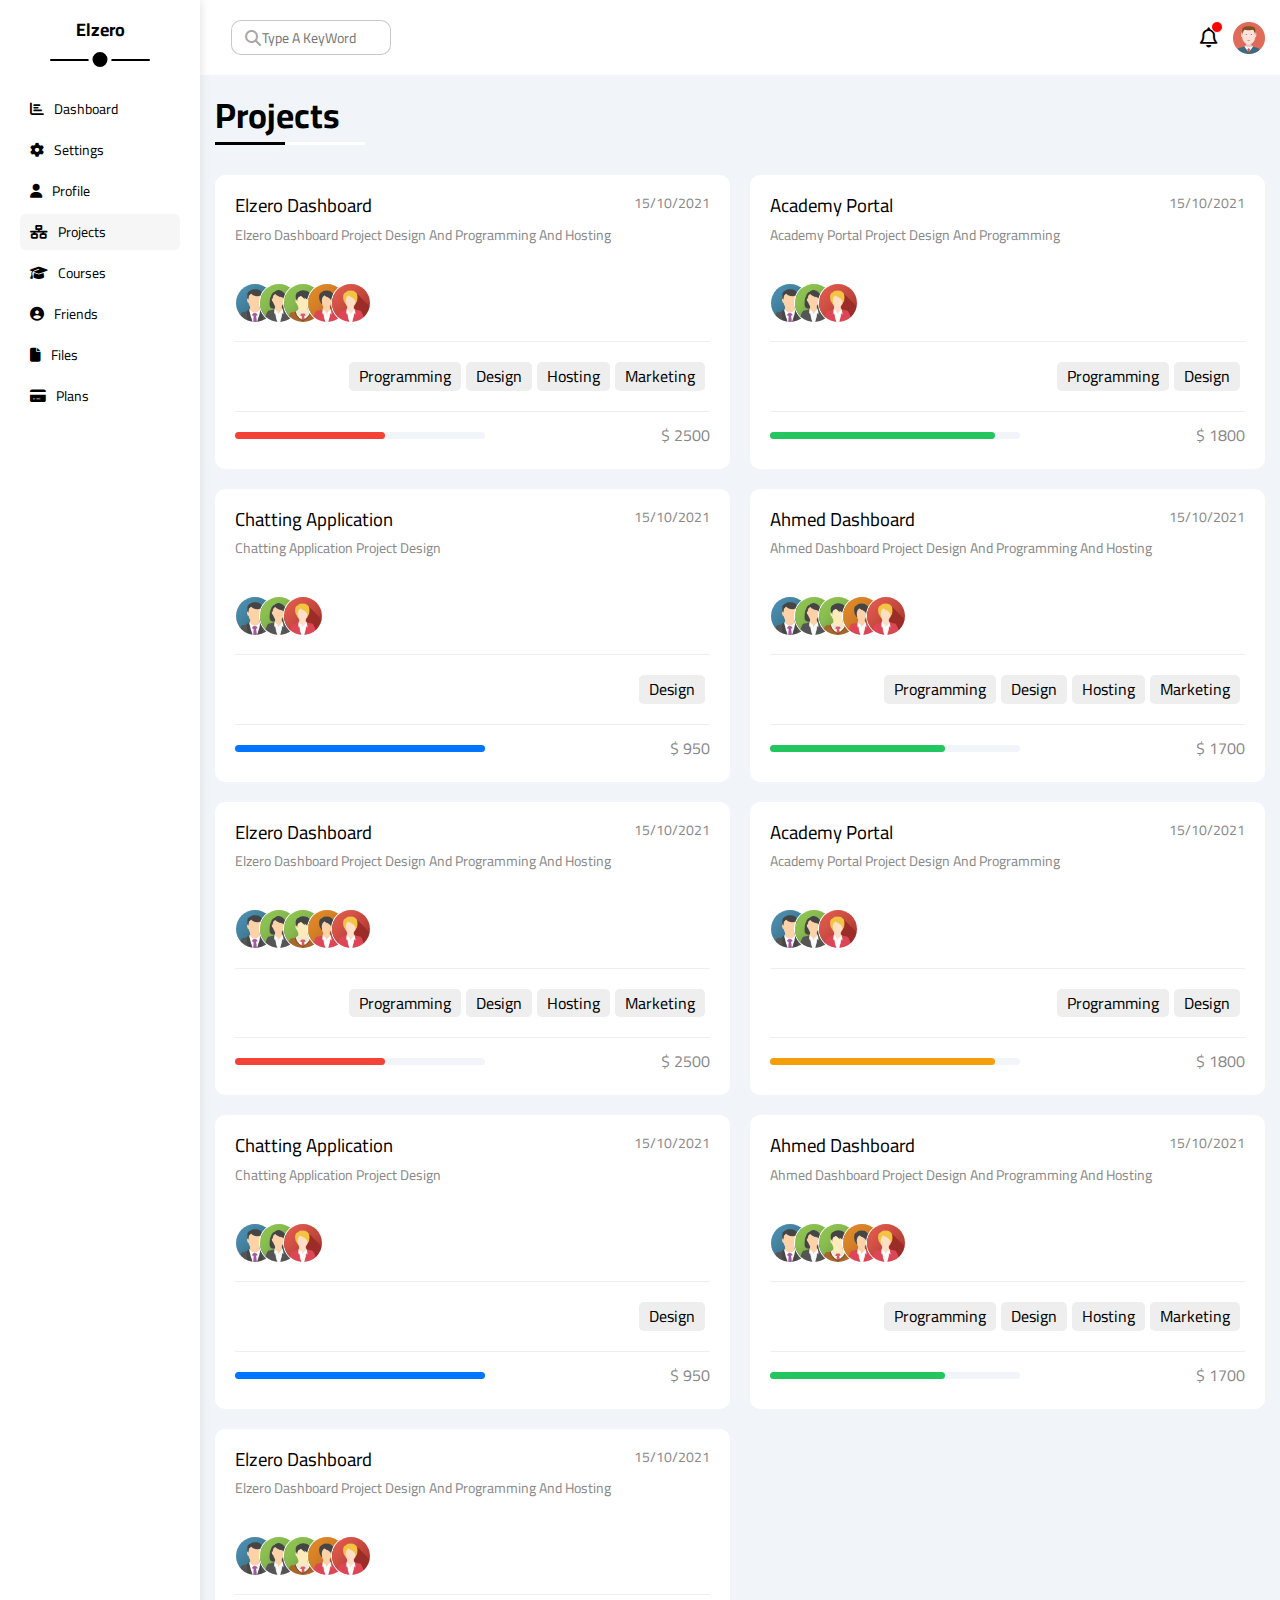
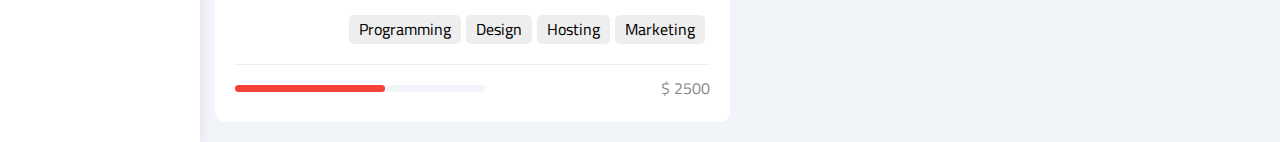
<file: projects.html>
<!DOCTYPE html>
<html lang="en">

<head>
	<meta charset="UTF-8">
	<meta http-equiv="X-UA-Compatible" content="IE=edge">
	<meta name="description" content="Projects Page">
	<meta name="viewport" content="width=device-width, initial-scale=1.0">
	<link rel="stylesheet" href="css/noramlize.css">
	<link rel="stylesheet" href="css/all.min.css">
	<link rel="stylesheet" href="css/framework.css">
	<link rel="stylesheet" href="css/master.css">
	<link rel="icon" href="imgs/fav-file.png" >

	<title>Projects</title>
</head>

<body>
	<div class="screen d-flex">
		<aside class="p-20 p-rel">
			<h1 class="m-0 mb-50 ta-c p-rel fs-18">Elzero</h1>
			<ul>
				<li class="p-10 mb-5 rad-6 fs-14  duration-5"><a href="index.html" class="c-black tt-c"><i class="fa-solid fa-chart-bar"></i><span class="ml-10">dashboard</span></a></li>
				<li class="p-10 mb-5 rad-6 fs-14  duration-5"><a href="settings.html" class="c-black tt-c"><i class="fa-solid fa-gear"></i><span class="ml-10">Settings</span></a></li>
				<li class="p-10 mb-5 rad-6 fs-14  duration-5"><a href="profile.html" class="c-black tt-c"><i class="fa-solid fa-user"></i><span class="ml-10">Profile</span></a></li>
				<li class="p-10 mb-5 rad-6 fs-14 active duration-5"><a href="projects.html" class="c-black tt-c"><i class="fa-sharp fa-solid fa-network-wired"></i><span class="ml-10">Projects</span></a></li>
				<li class="p-10 mb-5 rad-6 fs-14 duration-5"><a href="courses.html" class="c-black tt-c"><i class="fa-solid fa-graduation-cap"></i><span class="ml-10">Courses</span></a></li>
				<li class="p-10 mb-5 rad-6 fs-14 duration-5"><a href="friends.html" class="c-black tt-c"><i class="fa-solid fa-circle-user"></i><span class="ml-10">Friends</span></a></li>
				<li class="p-10 mb-5 rad-6 fs-14 duration-5"><a href="files.html" class="c-black tt-c"><i class="fa-solid fa-file"></i><span class="ml-10">Files</span></a></li>
				<li class="p-10 mb-5 rad-6 fs-14 duration-5"><a href="plans.html" class="c-black tt-c"><i class="fa-solid fa-credit-card"></i><span class="ml-10">Plans</span></a></li>
			</ul>
		</aside>
		<div class="content bg-f1">
			<header class="bg-white">	
				<div class="container d-flex j-between  p-20">
					<div class="search d-flex ai-center">
						<i class="fa-solid fa-magnifying-glass"></i>
						<input class="rad-10 p-5 duration-5 pl-30 fs-14" type="search" placeholder="Type A KeyWord">
					</div>
					<div class="d-flex ai-center btns">
						<span class="fs-20 p-rel">
							<i class="fa-regular fa-bell "></i>
						</span>
						<img class="ml-15" src="imgs/avatar.png" alt="avatar">
					</div>
				</div>
			</header>

			<div class="container  mb-20">
				<div class="title mb-40">
					<h2 class="fs-35 mt-20  p-rel">Projects</h2>
				</div>
				<div class="projects d-grid gap-20">
					<div class="project p-rel bg-white rad-10 p-20">
						<span class="date fs-14 c-gray">15/10/2021</span>
						<div class="title">
							<h3 class="weight-n mb-10">Elzero Dashboard</h3>
							<p class="c-gray fs-14">Elzero Dashboard Project Design And Programming And Hosting</p>
						</div>
						<div class="team mt-40 mb-20 pb-15">
							<img src="imgs/team-01.png" class="w-40 rad-50 p-rel cursor-p duration-3" alt="imgs/team-01.png">
							<img src="imgs/team-02.png" class="w-40 rad-50 ml-20- p-rel cursor-p duration-3" alt="imgs/team-02.png">
							<img src="imgs/team-03.png" class="w-40 rad-50 ml-20- p-rel cursor-p duration-3" alt="imgs/team-03.png">
							<img src="imgs/team-04.png" class="w-40 rad-50 ml-20- p-rel cursor-p duration-3" alt="imgs/team-04.png">
							<img src="imgs/team-05.png" class="w-40 rad-50 ml-20- p-rel cursor-p duration-3" alt="imgs/team-05.png">
						</div>
						<div class="skill pb-15 d-flex j-end flex-wrap ">
							<span class="btn3 bg-eee">Programming</span>
							<span class="btn3 bg-eee">Design</span>
							<span class="btn3 bg-eee">Hosting</span>
							<span class="btn3 bg-eee">Marketing</span>
						</div>
						<div class="price d-flex j-between ai-center pt-10 flex-wrap">
							<div class="prog p-rel mb-10 bg-f1 mt-10">
								<span class="bg-red" style="width: 60%;"></span>
							</div>
							<span class="c-gray">$ 2500</span>
						</div>
					</div>
					<div class="project p-rel bg-white rad-10 p-20">
						<span class="date fs-14 c-gray">15/10/2021</span>
						<div class="title">
							<h3 class="weight-n mb-10">Academy Portal</h3>
							<p class="c-gray fs-14">Academy Portal Project Design And Programming</p>
						</div>
						<div class="team mt-40 mb-20 pb-15">
							<img src="imgs/team-01.png" class="w-40 rad-50 p-rel cursor-p duration-3" alt="imgs/team-01.png">
							<img src="imgs/team-02.png" class="w-40 rad-50 ml-20- p-rel cursor-p duration-3" alt="imgs/team-02.png">
							<img src="imgs/team-05.png" class="w-40 rad-50 ml-20- p-rel cursor-p duration-3" alt="imgs/team-05.png">
						</div>
						<div class="skill pb-15 d-flex j-end flex-wrap">
							<span class="btn3 bg-eee">Programming</span>
							<span class="btn3 bg-eee">Design</span>
						</div>
						<div class="price d-flex j-between ai-center pt-10 flex-wrap">
							<div class="prog p-rel mb-10 bg-f1 mt-10">
								<span class="bg-green" style="width: 90%;"></span>
							</div>
							<span class="c-gray">$ 1800</span>
						</div>
					</div>
					<div class="project p-rel bg-white rad-10 p-20">
						<span class="date fs-14 c-gray">15/10/2021</span>
						<div class="title">
							<h3 class="weight-n mb-10">Chatting Application</h3>
							<p class="c-gray fs-14">Chatting Application Project Design</p>
						</div>
						<div class="team mt-40 mb-20 pb-15">
							<img src="imgs/team-01.png" class="w-40 rad-50 p-rel cursor-p duration-3" alt="imgs/team-01.png">
							<img src="imgs/team-02.png" class="w-40 rad-50 ml-20- p-rel cursor-p duration-3" alt="imgs/team-02.png">
							<img src="imgs/team-05.png" class="w-40 rad-50 ml-20- p-rel cursor-p duration-3" alt="imgs/team-05.png">
						</div>
						<div class="skill pb-15 d-flex j-end flex-wrap">
							<span class="btn3 bg-eee">Design</span>
						</div>
						<div class="price d-flex j-between ai-center pt-10 flex-wrap">
							<div class="prog p-rel mb-10 bg-f1 mt-10">
								<span class="bg-blue" style="width: 100%;"></span>
							</div>
							<span class="c-gray">$ 950</span>
						</div>
					</div>
					<div class="project p-rel bg-white rad-10 p-20">
						<span class="date fs-14 c-gray">15/10/2021</span>
						<div class="title">
							<h3 class="weight-n mb-10">Ahmed Dashboard</h3>
							<p class="c-gray fs-14">Ahmed Dashboard Project Design And Programming And Hosting</p>
						</div>
						<div class="team mt-40 mb-20 pb-15">
							<img src="imgs/team-01.png" class="w-40 rad-50 p-rel cursor-p duration-3" alt="imgs/team-01.png">
							<img src="imgs/team-02.png" class="w-40 rad-50 ml-20- p-rel cursor-p duration-3" alt="imgs/team-02.png">
							<img src="imgs/team-03.png" class="w-40 rad-50 ml-20- p-rel cursor-p duration-3" alt="imgs/team-03.png">
							<img src="imgs/team-04.png" class="w-40 rad-50 ml-20- p-rel cursor-p duration-3" alt="imgs/team-04.png">
							<img src="imgs/team-05.png" class="w-40 rad-50 ml-20- p-rel cursor-p duration-3" alt="imgs/team-05.png">
						</div>
						<div class="skill pb-15 d-flex j-end flex-wrap ">
							<span class="btn3 bg-eee">Programming</span>
							<span class="btn3 bg-eee">Design</span>
							<span class="btn3 bg-eee">Hosting</span>
							<span class="btn3 bg-eee">Marketing</span>
						</div>
						<div class="price d-flex j-between ai-center pt-10 flex-wrap">
							<div class="prog p-rel mb-10 bg-f1 mt-10">
								<span class="bg-green" style="width: 70%;"></span>
							</div>
							<span class="c-gray">$ 1700</span>
						</div>
					</div>
					<div class="project p-rel bg-white rad-10 p-20">
						<span class="date fs-14 c-gray">15/10/2021</span>
						<div class="title">
							<h3 class="weight-n mb-10">Elzero Dashboard</h3>
							<p class="c-gray fs-14">Elzero Dashboard Project Design And Programming And Hosting</p>
						</div>
						<div class="team mt-40 mb-20 pb-15">
							<img src="imgs/team-01.png" class="w-40 rad-50 p-rel cursor-p duration-3" alt="imgs/team-01.png">
							<img src="imgs/team-02.png" class="w-40 rad-50 ml-20- p-rel cursor-p duration-3" alt="imgs/team-02.png">
							<img src="imgs/team-03.png" class="w-40 rad-50 ml-20- p-rel cursor-p duration-3" alt="imgs/team-03.png">
							<img src="imgs/team-04.png" class="w-40 rad-50 ml-20- p-rel cursor-p duration-3" alt="imgs/team-04.png">
							<img src="imgs/team-05.png" class="w-40 rad-50 ml-20- p-rel cursor-p duration-3" alt="imgs/team-05.png">
						</div>
						<div class="skill pb-15 d-flex j-end flex-wrap ">
							<span class="btn3 bg-eee">Programming</span>
							<span class="btn3 bg-eee">Design</span>
							<span class="btn3 bg-eee">Hosting</span>
							<span class="btn3 bg-eee">Marketing</span>
						</div>
						<div class="price d-flex j-between ai-center pt-10 flex-wrap">
							<div class="prog p-rel mb-10 bg-f1 mt-10">
								<span class="bg-red" style="width: 60%;"></span>
							</div>
							<span class="c-gray">$ 2500</span>
						</div>
					</div>
					<div class="project p-rel bg-white rad-10 p-20">
						<span class="date fs-14 c-gray">15/10/2021</span>
						<div class="title">
							<h3 class="weight-n mb-10">Academy Portal</h3>
							<p class="c-gray fs-14">Academy Portal Project Design And Programming</p>
						</div>
						<div class="team mt-40 mb-20 pb-15">
							<img src="imgs/team-01.png" class="w-40 rad-50 p-rel cursor-p duration-3" alt="imgs/team-01.png">
							<img src="imgs/team-02.png" class="w-40 rad-50 ml-20- p-rel cursor-p duration-3" alt="imgs/team-02.png">
							<img src="imgs/team-05.png" class="w-40 rad-50 ml-20- p-rel cursor-p duration-3" alt="imgs/team-05.png">
						</div>
						<div class="skill pb-15 d-flex j-end flex-wrap">
							<span class="btn3 bg-eee">Programming</span>
							<span class="btn3 bg-eee">Design</span>
						</div>
						<div class="price d-flex j-between ai-center pt-10 flex-wrap">
							<div class="prog p-rel mb-10 bg-f1 mt-10">
								<span class="bg-orange" style="width: 90%;"></span>
							</div>
							<span class="c-gray">$ 1800</span>
						</div>
					</div>
					<div class="project p-rel bg-white rad-10 p-20">
						<span class="date fs-14 c-gray">15/10/2021</span>
						<div class="title">
							<h3 class="weight-n mb-10">Chatting Application</h3>
							<p class="c-gray fs-14">Chatting Application Project Design</p>
						</div>
						<div class="team mt-40 mb-20 pb-15">
							<img src="imgs/team-01.png" class="w-40 rad-50 p-rel cursor-p duration-3" alt="imgs/team-01.png">
							<img src="imgs/team-02.png" class="w-40 rad-50 ml-20- p-rel cursor-p duration-3" alt="imgs/team-02.png">
							<img src="imgs/team-05.png" class="w-40 rad-50 ml-20- p-rel cursor-p duration-3" alt="imgs/team-05.png">
						</div>
						<div class="skill pb-15 d-flex j-end flex-wrap">
							<span class="btn3 bg-eee">Design</span>
						</div>
						<div class="price d-flex j-between ai-center pt-10 flex-wrap">
							<div class="prog p-rel mb-10 bg-f1 mt-10">
								<span class="bg-blue" style="width: 100%;"></span>
							</div>
							<span class="c-gray">$ 950</span>
						</div>
					</div>
					<div class="project p-rel bg-white rad-10 p-20">
						<span class="date fs-14 c-gray">15/10/2021</span>
						<div class="title">
							<h3 class="weight-n mb-10">Ahmed Dashboard</h3>
							<p class="c-gray fs-14">Ahmed Dashboard Project Design And Programming And Hosting</p>
						</div>
						<div class="team mt-40 mb-20 pb-15">
							<img src="imgs/team-01.png" class="w-40 rad-50 p-rel cursor-p duration-3" alt="imgs/team-01.png">
							<img src="imgs/team-02.png" class="w-40 rad-50 ml-20- p-rel cursor-p duration-3" alt="imgs/team-02.png">
							<img src="imgs/team-03.png" class="w-40 rad-50 ml-20- p-rel cursor-p duration-3" alt="imgs/team-03.png">
							<img src="imgs/team-04.png" class="w-40 rad-50 ml-20- p-rel cursor-p duration-3" alt="imgs/team-04.png">
							<img src="imgs/team-05.png" class="w-40 rad-50 ml-20- p-rel cursor-p duration-3" alt="imgs/team-05.png">
						</div>
						<div class="skill pb-15 d-flex j-end flex-wrap ">
							<span class="btn3 bg-eee">Programming</span>
							<span class="btn3 bg-eee">Design</span>
							<span class="btn3 bg-eee">Hosting</span>
							<span class="btn3 bg-eee">Marketing</span>
						</div>
						<div class="price d-flex j-between ai-center pt-10 flex-wrap">
							<div class="prog p-rel mb-10 bg-f1 mt-10">
								<span class="bg-green" style="width: 70%;"></span>
							</div>
							<span class="c-gray">$ 1700</span>
						</div>
					</div>
					<div class="project p-rel bg-white rad-10 p-20">
						<span class="date fs-14 c-gray">15/10/2021</span>
						<div class="title">
							<h3 class="weight-n mb-10">Elzero Dashboard</h3>
							<p class="c-gray fs-14">Elzero Dashboard Project Design And Programming And Hosting</p>
						</div>
						<div class="team mt-40 mb-20 pb-15">
							<img src="imgs/team-01.png" class="w-40 rad-50 p-rel cursor-p duration-3" alt="imgs/team-01.png">
							<img src="imgs/team-02.png" class="w-40 rad-50 ml-20- p-rel cursor-p duration-3" alt="imgs/team-02.png">
							<img src="imgs/team-03.png" class="w-40 rad-50 ml-20- p-rel cursor-p duration-3" alt="imgs/team-03.png">
							<img src="imgs/team-04.png" class="w-40 rad-50 ml-20- p-rel cursor-p duration-3" alt="imgs/team-04.png">
							<img src="imgs/team-05.png" class="w-40 rad-50 ml-20- p-rel cursor-p duration-3" alt="imgs/team-05.png">
						</div>
						<div class="skill pb-15 d-flex j-end flex-wrap ">
							<span class="btn3 bg-eee">Programming</span>
							<span class="btn3 bg-eee">Design</span>
							<span class="btn3 bg-eee">Hosting</span>
							<span class="btn3 bg-eee">Marketing</span>
						</div>
						<div class="price d-flex j-between ai-center pt-10 flex-wrap">
							<div class="prog p-rel mb-10 bg-f1 mt-10">
								<span class="bg-red" style="width: 60%;"></span>
							</div>
							<span class="c-gray">$ 2500</span>
						</div>
					</div>
				</div>

			</div>
		</div>
	</div>
</body>

</html>
</file>
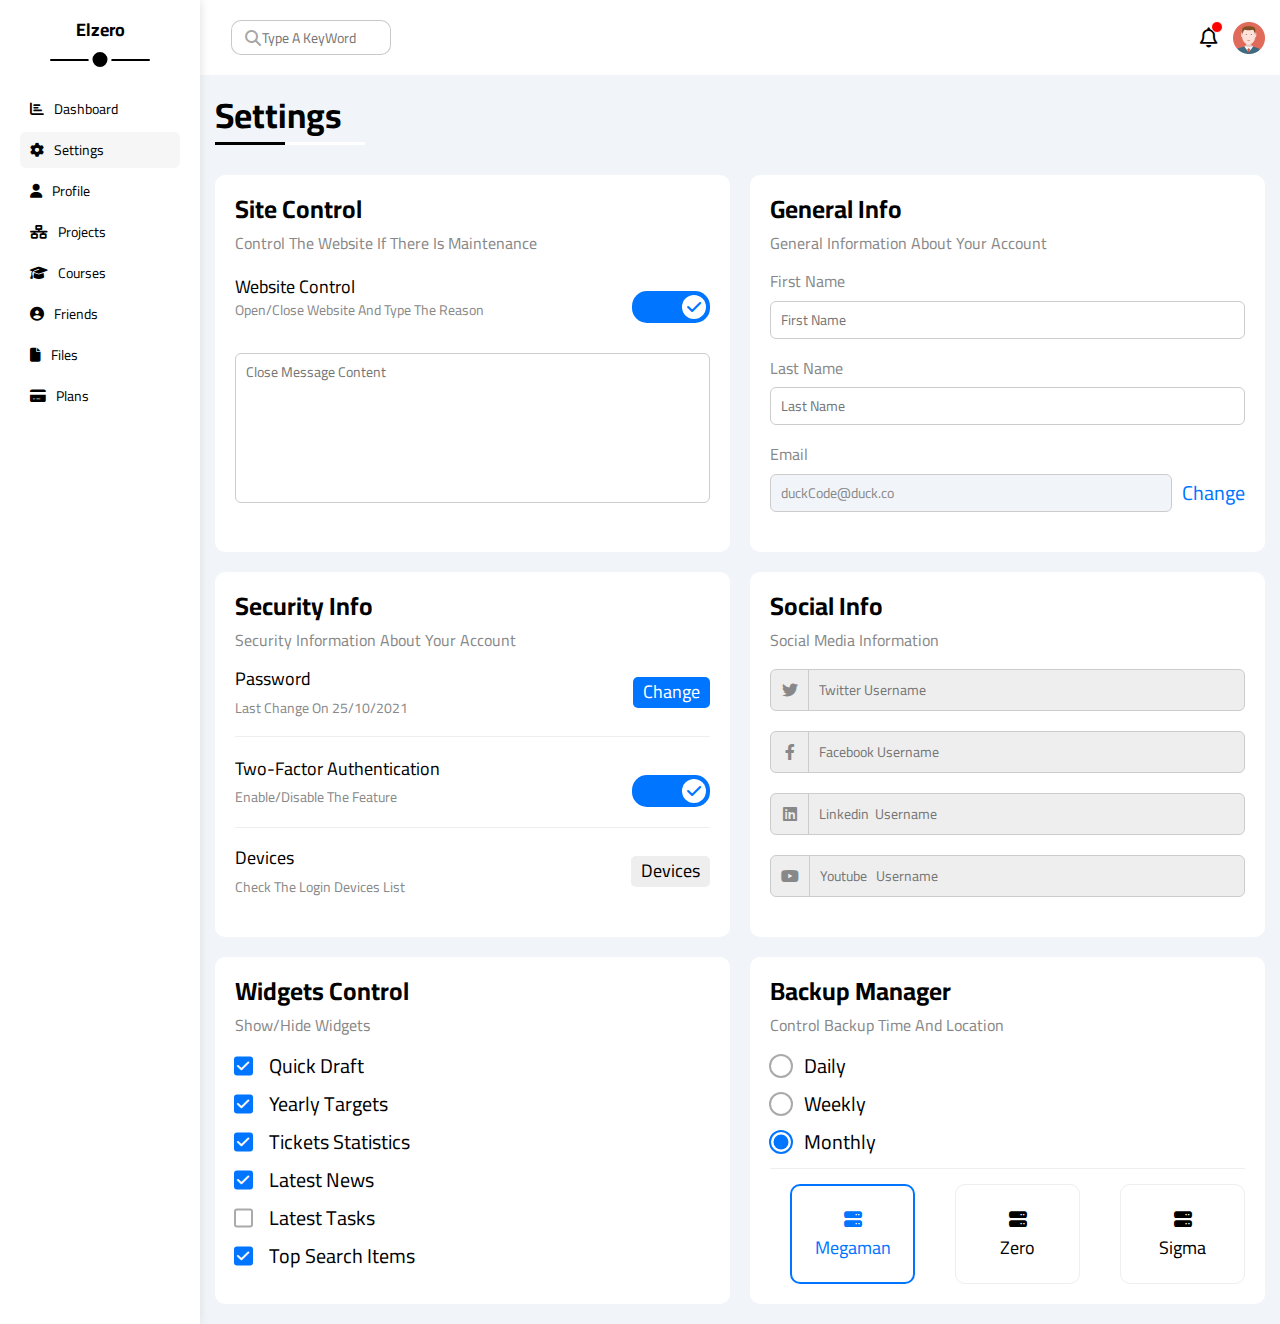
<file: settings.html>
<!DOCTYPE html>
<html lang="en">

<head>
	<meta charset="UTF-8">
	<meta http-equiv="X-UA-Compatible" content="IE=edge">
	<meta name="description" content="Settings Page">
	<meta name="viewport" content="width=device-width, initial-scale=1.0">
	<link rel="stylesheet" href="css/noramlize.css">
	<link rel="stylesheet" href="css/all.min.css">
	<link rel="stylesheet" href="css/framework.css">
	<link rel="stylesheet" href="css/master.css">
	<link rel="icon" href="imgs/fav-setting.png" >

	<title>Settings</title>
</head>

<body>
	<div class="screen d-flex">
		<aside class="p-20 p-rel">
			<h1 class="m-0 mb-50 ta-c p-rel fs-18">Elzero</h1>
			<ul>
				<li class="p-10 mb-5 rad-6 fs-14  duration-5"><a href="index.html" class="c-black tt-c"><i class="fa-solid fa-chart-bar"></i><span class="ml-10">dashboard</span></a></li>
				<li class="p-10 mb-5 rad-6 fs-14 active duration-5"><a href="settings.html" class="c-black tt-c"><i class="fa-solid fa-gear"></i><span class="ml-10">Settings</span></a></li>
				<li class="p-10 mb-5 rad-6 fs-14  duration-5"><a href="profile.html" class="c-black tt-c"><i class="fa-solid fa-user"></i><span class="ml-10">Profile</span></a></li>
				<li class="p-10 mb-5 rad-6 fs-14  duration-5"><a href="projects.html" class="c-black tt-c"><i class="fa-sharp fa-solid fa-network-wired"></i><span class="ml-10">Projects</span></a></li>
				<li class="p-10 mb-5 rad-6 fs-14 duration-5"><a href="courses.html" class="c-black tt-c"><i class="fa-solid fa-graduation-cap"></i><span class="ml-10">Courses</span></a></li>
				<li class="p-10 mb-5 rad-6 fs-14 duration-5"><a href="friends.html" class="c-black tt-c"><i class="fa-solid fa-circle-user"></i><span class="ml-10">Friends</span></a></li>
				<li class="p-10 mb-5 rad-6 fs-14 duration-5"><a href="files.html" class="c-black tt-c"><i class="fa-solid fa-file"></i><span class="ml-10">Files</span></a></li>
				<li class="p-10 mb-5 rad-6 fs-14 duration-5"><a href="plans.html" class="c-black tt-c"><i class="fa-solid fa-credit-card"></i><span class="ml-10">Plans</span></a></li>
			</ul>
		</aside>
		<div class="content bg-f1">
			<header class="bg-white">	
				<div class="container d-flex j-between  p-20">
					<div class="search d-flex ai-center">
						<i class="fa-solid fa-magnifying-glass"></i>
						<input class="rad-10 p-5 duration-5 pl-30 fs-14" type="search" placeholder="Type A KeyWord">
					</div>
					<div class="d-flex ai-center btns">
						<span class="fs-20 p-rel">
							<i class="fa-regular fa-bell "></i>
						</span>
						<img class="ml-15" src="imgs/avatar.png" alt="avatar">
					</div>
				</div>
			</header>
			<div class="container mb-20">
				<div class="title mb-40">
					<h2 class="fs-35 mt-20  p-rel">Settings</h2>
				</div>
				<div class="settings d-grid gap-20">
					<div class="Site-Control p-20 rad-10 bg-white">
						<h3 class="fs-25 mb-10">Site Control</h3>
						<p class="c-gray mb-20">Control The Website If There Is Maintenance</p>
						<div class="row d-flex ai-center j-between">
							<div class="row">
								<h4 class="fs-18 weight-n mb-5">Website Control</h4>
								<p class="c-gray fs-14 mb-30">Open/Close Website And Type The Reason</p>
							</div>
							<label>
								<input class="custom-input-checkbox" type="checkbox" checked>
								<div class="custom-checkbox mb-30"></div>
							</label>
						</div>
						<textarea class="fs-14 w-100p rad-6 p-10" placeholder="Close Message Content"></textarea>
					</div>
					<div class="General-Info p-20 rad-10 bg-white ">
						<h3 class="fs-25 mb-10">General Info</h3>
						<p class="c-gray mb-20">General Information About Your Account</p>
						<form action="">
							<div class="row mb-20">
								<label for="fname" class="c-gray mb-10 d-block">First Name</label>
								<input type="text" id="fname" class="w-100p p-10 rad-6 fs-14" name="firstName" placeholder="First Name">
							</div>
							<div class="row mb-20">
								<label for="sname" class="c-gray mb-10 d-block">Last Name</label>
								<input type="text" id="sname" class="w-100p p-10 rad-6 fs-14" name="lastName" placeholder="Last Name">
							</div>
							<div class="row mb-20">
								<label for="email" class="c-gray mb-10 d-block">Email</label>
								<div class="row d-flex ai-center" >
									<input type="email" disabled class="w-100p p-10 c-gray bg-f1 rad-6 fs-14" id="email" name="email" placeholder="email" value="duckCode@duck.co">
									<a href="#" class="c-blue ml-10 fs-20">Change</a>
								</div>
							</div>
						</form>
					</div>
					<div class="Security-Info p-20 rad-10 bg-white ">
						<h3 class="fs-25 mb-10">Security Info</h3>
						<p class="c-gray mb-20">Security Information About Your Account</p>
						<div class="cards">
							<div class="card pb-20 mb-20 d-flex ai-center j-between">
								<div class="info">
									<h4 class="fs-18 weight-n mb-10">Password</h4>
									<p class="fs-14 c-gray">Last Change On 25/10/2021</p>
								</div>
								<a href="#" class="btn2 bg-blue c-white fs-18" >Change</a>
							</div>
							<div class="card pb-20 mb-20 d-flex ai-center j-between">
								<div class="info">
									<h4 class="fs-18 weight-n mb-10">Two-Factor Authentication</h4>
									<p class="fs-14 c-gray">Enable/Disable The Feature</p>
								</div>
								<label>
									<input class="custom-input-checkbox" type="checkbox" checked>
									<div class="custom-checkbox"></div>
								</label>
							</div>
							<div class="card  mb-20 d-flex ai-center j-between">
								<div class="info">
									<h4 class="fs-18 weight-n mb-10">Devices</h4>
									<p class="fs-14 c-gray">Check The Login Devices List</p>
								</div>
								<a href="#" class="btn2 bg-eee fs-18 c-black" >Devices</a>
							</div>
						</div>
					</div>
					<div class="Social-Info p-20 rad-10 bg-white ">
						<h3 class="fs-25 mb-10">Social Info</h3>
						<p class="c-gray mb-20">Social Media Information</p>
						<div class="row d-flex ai-center bg-eee rad-6 mb-20">
							<i class="fa-brands fa-twitter duration-3 c-gray p-10  center-flex"></i>
							<input type="text" class="w-100p fs-14 bg-eee p-5 pl-10" placeholder="Twitter Username">
						</div>
						<div class="row d-flex ai-center bg-eee rad-6  mb-20">
							<i class="fa-brands fa-facebook-f duration-3 c-gray p-10 center-flex"></i>
							<input type="text" class="w-100p fs-14 bg-eee p-5 pl-10" placeholder="Facebook Username">
						</div>
						<div class="row d-flex ai-center bg-eee rad-6  mb-20">
							<i class="fa-brands fa-linkedin  duration-3 c-gray p-10 center-flex"></i>
							<input type="text" class="w-100p fs-14 bg-eee p-5 pl-10" placeholder="Linkedin  Username">
						</div>
						<div class="row d-flex ai-center bg-eee rad-6  mb-20">
							<i class="fa-brands fa-youtube  duration-3 c-gray p-10 center-flex"></i>
							<input type="text" class="w-100p fs-14 bg-eee p-5 pl-10" placeholder="Youtube   Username">
						</div>
					</div>
					<div class="Widgets-Control p-20 rad-10 bg-white">
						<h3 class="fs-25 mb-10">Widgets Control</h3>
						<p class="c-gray mb-20">Show/Hide Widgets</p>
						<ul>
							<li class="mb-15 p-rel">
								<input type="checkbox" class="pup-checkbox" id="Draft" checked>
								<label for="Draft" class="fs-20 ml-10">Quick Draft</label>
							</li>
							<li class="mb-15 p-rel">
								<input type="checkbox" class="pup-checkbox" id="Yearly" checked>
								<label for="Yearly" class="fs-20 ml-10">Yearly Targets</label>
							</li>
							<li class="mb-15 p-rel">
								<input type="checkbox" class="pup-checkbox" id="Tickets" checked>
								<label for="Tickets" class="fs-20 ml-10">Tickets Statistics</label>
							</li>
							<li class="mb-15 p-rel">
								<input type="checkbox" class="pup-checkbox" id="LatestNews" checked>
								<label for="LatestNews" class="fs-20 ml-10">Latest News</label>
							</li>
							<li class="mb-15 p-rel">
								<input type="checkbox" class="pup-checkbox" id="LatestTasks" >
								<label for="LatestTasks" class="fs-20 ml-10">Latest Tasks</label>
							</li>
							<li class=" p-rel">
								<input  type="checkbox" class="pup-checkbox" id="TopSearch" checked>
								<label for="TopSearch" class="fs-20 ml-10">Top Search Items</label>
							</li>
						</ul>
					</div>
					<div class="Backup-Manager p-20 rad-10 bg-white ">
						<h3 class="fs-25 mb-10">Backup Manager</h3>
						<p class="c-gray mb-20">Control Backup Time And Location</p>
						<ul>
							<li class="mb-15">
								<input type="radio" class="pup-radio" name="BackupManager" id="Daily" checked>
								<label for="Daily" class="fs-20 ml-10 p-rel">Daily</label>
							</li>
							<li class="mb-15">
								<input type="radio" class="pup-radio" name="BackupManager" id="Weekly" checked>
								<label for="Weekly" class="fs-20 ml-10 p-rel">Weekly</label>
							</li>
							<li class="mb-15">
								<input  type="radio" class="pup-radio" id="Monthly" name="BackupManager" checked>
								<label for="Monthly" class="fs-20 ml-10 p-rel">Monthly</label>
							</li>
						</ul>
						<div class="type mt-15 d-flex ai-center  j-between gap-20">
							<input type="radio" class="box-radio" name="Backup" id="Backup-one" checked>
							<div class="box  p-10 rad-10 fs-18 p-rel">
								<label for="Backup-one" class="center-flex fd-column cursor-p w-100p">
									<i class="fa-solid fa-server d-block mb-10"></i>
									Megaman
								</label>
							</div>
							<input type="radio" class="box-radio" name="Backup" id="Backup-two">
							<div class="box p-10 rad-10 fs-18 p-rel">
								<label for="Backup-two" class="center-flex fd-column cursor-p w-100p">
									<i class="fa-solid fa-server d-block mb-10"></i>
									Zero
								</label>
							</div>
							<input type="radio" class="box-radio" name="Backup" id="Backup-three">
							<div class="box p-10 rad-10 fs-18 p-rel">
								<label for="Backup-three" class="center-flex fd-column cursor-p w-100p">
									<i class="fa-solid fa-server d-block mb-10"></i>
									Sigma
								</label>
							</div>
						</div>
					</div>
				</div>
			</div>
		</div>
	</div>
	<script src="js/Settings.js"></script>
</body>

</html>
</file>
<file: css/framework.css>
/* Width */
.w-40 {
  width: 40px;
}

.w-48 {
  width: 48px;
}

.w-60 {
  width: 60px;
}

.w-64 {
  width: 64px;
}

.w-100 {
  width: 100px;
}

.w-120 {
  width: 120px;
}

.w-200 {
  width: 200px;
}

.w-100p {
  width: 100%;
}
/* Width */

/* Padding & Margin */
.p-5 {
  padding: 5px;
}

.p-10 {
  padding: 10px;
}

.p-20 {
  padding: 20px;
}

.p-40 {
  padding: 40px;
}

.p-50 {
  padding: 50px;
}

.pt-10 {
  padding-top: 10px;
}

.pt-15 {
  padding-top: 15px;
}

.pt-20 {
  padding-top: 20px;
}

.pr-10 {
  padding-right: 10px;
}

.pl-10 {
  padding-left: 10px;
}

.pl-30 {
  padding-left: 30px;
}

.pl-40 {
  padding-left: 40px;
}

.pb-10 {
  padding-bottom: 10px;
}

.pb-15 {
  padding-bottom: 15px;
}

.pb-20 {
  padding-bottom: 20px;
}

.pb-30 {
  padding-bottom: 30px;
}

.m-0 {
  margin: 0;
}

.mt-5 {
  margin-top: 5px;
}

.mt-10 {
  margin-top: 10px;
}

.mt-15 {
  margin-top: 15px;
}

.mt-20 {
  margin-top: 20px;
}

.mt-30 {
  margin-top: 30px;
}

.mt-40 {
  margin-top: 40px;
}

.mt-50 {
  margin-top: 50px;
}

.mr-5 {
  margin-right: 5px;
}

.mr-10 {
  margin-right: 10px;
}

.mr-15 {
  margin-right: 15px;
}

.mr-20 {
  margin-right: 20px;
}

.mb-5 {
  margin-bottom: 5px;
}

.mb-10 {
  margin-bottom: 10px;
}

.mb-15 {
  margin-bottom: 15px;
}

.mb-20 {
  margin-bottom: 20px;
}

.mb-25 {
  margin-bottom: 25px;
}

.mb-30 {
  margin-bottom: 30px;
}

.mb-40 {
  margin-bottom: 40px;
}

.mb-50 {
  margin-bottom: 50px;
}

.ml-10 {
  margin-left: 10px;
}

.ml-15 {
  margin-left: 15px;
}

.ml-40 {
  margin-left: 40px;
}

.ml-20- {
  margin-left: -20px;
}

/* Padding & Margin */

/* Text Colors & background-color */

.c-black {
  color: black;
}

.c-white {
  color: white;
}

.c-gray {
  color: #888;
}

.c-orange {
  color: #f59e0b;
}

.c-blue {
  color: #0075ff;
}

.c-green {
  color: #22c55e;
}

.c-red {
  color: #f44336;
}

.bg-eee {
  background-color: #eee;
}

.bg-white {
  background-color: white;
}

.bg-f1 {
  background-color: #f1f5f9;
}

.bg-f6 {
  background-color: #f6f6f6;
}

.bg-orange {
  background-color: #f59e0b;
}

.bg-blue {
  background-color: #0075ff;
}

.bg-green {
  background-color: #22c55e;
}

.bg-red {
  background-color: #f44336;
}
/* Text Colors & background-color */

/* Display */
.d-block {
  display: block;
}

.d-flex {
  display: flex;
}

.fd-column {
  flex-direction: column;
}

.j-evenly {
  justify-content: space-evenly;
}

.j-between {
  justify-content: space-between;
}

.j-end {
  justify-content: flex-end;
}

.ai-end {
  align-items: flex-end;
}

.j-center {
  justify-content: center;
}

.ai-center {
  align-items: center;
}

.flex-wrap {
  flex-wrap: wrap;
}

.center-flex {
  display: flex;
  align-items: center;
  justify-content: center;
}

/* Global display grid */
.d-grid {
  display: grid;
  grid-template-columns: repeat(auto-fill, minmax(450px, 1fr));
}

@media (max-width: 767px) {
  .d-grid {
    grid-template-columns: minmax(100px, 1fr);
    gap: 10px;
  }
}
/* Global display grid */

/* Small Width For Display grid */
.small-grid {
  display: grid;
  grid-template-columns: repeat(auto-fill, minmax(200px, 1fr));
}
/* Small Width For Display grid */

/* mid Width For Display grid */
.mid-grid {
  display: grid;
  grid-template-columns: repeat(auto-fill, minmax(250px, 1fr));
}
/* mid Width For Display grid */

.gap-20 {
  gap: 20px;
}

.p-rel {
  position: relative;
}

.p-abs {
  position: absolute;
}

.left {
  left: 0;
}

.right {
  right: 0;
}

/* Display */

/* Text  */
.tt-c {
  text-transform: capitalize;
}

.ta-c {
  text-align: center;
}

.ta-r {
  text-align: right;
}

.ta-l {
  text-align: left;
}

.weight-n {
  font-weight: normal;
}

.weight-b {
  font-weight: bold;
}

.wspace-nowrap {
  white-space: nowrap;
}

.textDeco-lineThrough {
  text-decoration: line-through;
}
/* Text  */

/* border-radius */
.rad-6 {
  border-radius: 6px;
}

.rad-10 {
  border-radius: 10px;
}

.rad-15 {
  border-radius: 15px;
}

.rad-30 {
  border-radius: 30px;
}

.rad-50 {
  border-radius: 50%;
}
/* border-radius */

/* opacity */
.opacity-3 {
  opacity: 0.3;
}
/* opacity */

/* cursor */
.cursor-p {
  cursor: pointer;
}
/* cursor */

/* transition duration */
.duration-3 {
  transition: 0.3s;
}

.duration-5 {
  transition: 0.5s;
}

.duration-1 {
  transition: 1s;
}
/* transition duration */

/* Font size*/
.fs-13 {
  font-size: 13px;
}

.fs-14 {
  font-size: 14px;
}

.fs-16 {
  font-size: 16px;
}

.fs-18 {
  font-size: 18px;
}

.fs-20 {
  font-size: 20px;
}

.fs-25 {
  font-size: 25px;
}

.fs-30 {
  font-size: 30px;
}

.fs-35 {
  font-size: 35px;
}

.fs-40 {
  font-size: 40px;
}
/* Font size*/

/* Components */

/* Buttons */

/* Btn1 */
.btn {
  width: 60px !important;
  padding-inline: 10px;
  border-radius: 7px;
  height: 30px;
  color: white;
  outline: none;
  border: none;
  text-transform: capitalize;
  transition: background-color 0.5s;
}

.btn.blue {
  background-color: #0075ff;
}

.btn.blue:hover {
  background-color: #0d69d5;
}

.btn.yellow {
  background-color: #f59e0b;
}

.btn.yellow:hover {
  background-color: #d1880a;
}

.btn.green {
  background-color: #22c55e;
}

.btn.green:hover {
  background-color: #22c55e;
}

.btn.red {
  background-color: #f44336;
}

.btn.red:hover {
  background-color: #f44336;
}
/* Btn1 */

/* Btn2 */
.btn2 {
  width: fit-content;
  padding: 5px 10px;
  border-radius: 5px;
  text-transform: capitalize;
  white-space: nowrap;
}
/* Btn2 */

/* Btn3 */
.btn3 {
  display: inline-block;
  text-transform: capitalize;
  padding: 5px 10px;
  border-radius: 5px;
  margin-right: 5px;
  margin-bottom: 5px;
}
/* Btn3 */

/* Custom Checkbox Like wifi icon */

label .custom-input-checkbox {
  -webkit-appearance: none;
  appearance: none;
}

label .custom-checkbox {
  width: 78px;
  height: 32px;
  background-color: #aaa;
  border-radius: 15px;
  transition: 0.3s;
  position: relative;
  cursor: pointer;
}

label .custom-checkbox::before {
  font-family: "Font Awesome 5 Free";
  font-weight: 900;
  content: "\f00d";
  position: absolute;
  display: flex;
  align-items: center;
  justify-content: center;
  width: 24px;
  height: 24px;
  color: #aaa;
  background-color: white;
  border-radius: 50%;
  top: 4px;
  left: 4px;
  transition: 0.3s;
}

label .custom-input-checkbox:checked + .custom-checkbox {
  background-color: #0075ff;
}

label .custom-input-checkbox:checked + .custom-checkbox::before {
  content: "\f00c";
  transform: rotate(360deg);
  left: 50px;
  color: #0075ff;
}
/* Custom Checkbox Like wifi icon */

/* Custom checkbox Pop up and rotated */
.pup-checkbox {
  -webkit-appearance: none;
  appearance: none;
}

.pup-checkbox + label {
  margin-left: 30px;
  cursor: pointer;
}

.pup-checkbox + label::before {
  content: "";
  position: absolute;
  width: 15px;
  height: 15px;
  border: 2px solid #aaa;
  border-radius: 3px;
  top: 50%;
  transform: translate(-35px, -50%);
  transition: 0.3s;
}

.pup-checkbox + label:hover::before {
  border-color: #0075ff;
}

.pup-checkbox:checked + label::before {
  border: 2px solid #0075ff;
}

.pup-checkbox + label::after {
  font-family: "Font Awesome 5 Free";
  font-weight: 900;
  content: "\f00c";
  display: flex;
  align-items: center;
  justify-content: center;
  position: absolute;
  width: 16px;
  height: 16px;
  font-size: 14px;
  background-color: #0075ff;
  left: 0;
  top: 50%;
  transform: translate(0px, -50%) scale(0);
  transition: 0.3s;
  color: white;
}

.pup-checkbox:checked + label::after {
  transform: translate(0px, -50%) scale(1) rotate(360deg);
}
/* Custom checkbox Pop up and rotated */

/* Custom radio Pop up and rotated */

.pup-radio {
  -webkit-appearance: none;
  appearance: none;
}

.pup-radio + label {
  margin-left: 30px;
  cursor: pointer;
}

.pup-radio + label::before {
  content: "";
  position: absolute;
  width: 20px;
  height: 20px;
  border: 2px solid #aaa;
  border-radius: 50%;
  top: 50%;
  transform: translate(-35px, -50%);
  transition: 0.3s;
}

.pup-radio:checked + label::before {
  border: 2px solid #0075ff;
}

.pup-radio + label::after {
  content: "";
  position: absolute;
  width: 15px;
  height: 15px;
  background-color: #0075ff;
  left: 0%;
  top: 50%;
  border-radius: 50%;
  transform: translate(-30.5px, -50%) scale(0);
  transition: 0.3s;
  color: white;
}

.pup-radio:checked + label::after {
  transform: translate(-30.5px, -50%) scale(1);
}
/* Custom radio Pop up and rotated */

/* Buttons */
/* Components */
</file>
<file: css/master.css>
@import url("https://fonts.googleapis.com/css2?family=Cairo:wght@500;700&display=swap");

/* Start Global Css */

* {
  margin: 0;
  padding: 0;
  -webkit-box-sizing: border-box;
  box-sizing: border-box;
  font-family: "Cairo", sans-serif;
}

*:focus {
  outline: none;
}

/* width */
::-webkit-scrollbar {
  width: 15px;
}

/* Handle */
::-webkit-scrollbar-thumb {
  background: #0075ff;
}

/* Handle on hover */
::-webkit-scrollbar-thumb:hover {
  background: #0362ce;
}

html {
  scroll-behavior: smooth;
}

ul {
  list-style: none;
}

a {
  text-decoration: none;
}

.container {
  padding-inline: 15px;
  margin-inline: auto;
}

@media (max-width: 480px) {
  .container {
    height: 100%;
  }
}

/* Start Aside */
aside {
  width: 200px;
  box-shadow: 0 0 10px #ddd;
  min-height: 100vh;
  z-index: 99;
}

aside h1::before {
  content: "";
  position: absolute;
  bottom: -20px;
  width: 100px;
  height: 2px;
  background-color: black;
  left: 50%;
  transform: translateX(-50%);
  border-radius: 6px;
}

aside h1::after {
  content: "";
  position: absolute;
  bottom: -30px;
  width: 15px;
  height: 15px;
  background-color: black;
  left: 50%;
  border-radius: 50%;
  border: 4px solid white;
  transform: translateX(-50%);
}

aside ul li {
  cursor: pointer;
}

aside ul li.active {
  background-color: #f6f6f6;
}

aside ul li:hover {
  background-color: #f6f6f6;
}

aside ul li a {
  display: block;
  width: 100%;
  height: 100%;
}

aside ul li a i {
  transition: margin 0.3s;
}

aside ul li a:hover i {
  margin-right: 5px;
}

@media (max-width: 767px) {
  aside {
    width: 58px;
    padding: 10px !important;
  }

  aside h1 {
    font-size: 14px !important;
    margin-bottom: 20px !important;
  }

  aside h1::before,
  aside h1::after {
    display: none;
  }

  aside ul li {
    width: fit-content;
  }

  aside ul li span {
    display: none;
  }
}

/* For Small Phons */
@media (max-width: 480px) {
  aside {
    position: fixed !important;
    background-color: white;
    width: 100%;
    bottom: 0;
    min-height: 50px !important;
  }

  aside h1 {
    font-size: 20px !important;
    margin-bottom: 10px !important;
  }

  aside ul {
    display: flex;
    justify-content: center;
    flex-wrap: wrap;
  }
}

/* End Aside */

/* Start content */
.content {
  width: calc(100% - 200px);
}

@media (max-width: 767px) {
  .content {
    width: calc(100% - 58px);
  }
}

/* For Small Phons */
@media (max-width: 480px) {
  .content {
    width: 100%;
  }
}
/* End content */

/* Start header */
.content .search i {
  transform: translateX(30px);
  color: rgba(0, 0, 0, 0.37);
}

.content .search input {
  border: 1px solid rgba(0, 0, 0, 0.212);
  width: 160px;
  height: 35px;
}

.content .search input:focus {
  width: 200px;
}

.content header img {
  width: 32px;
}

.content header .btns > span::before {
  content: "";
  position: absolute;
  width: 10px;
  height: 10px;
  border-radius: 50%;
  border: 1px solid white;
  top: -5px;
  right: -5px;
  background-color: red;
}

.content .container .title h2::before {
  content: "";
  position: absolute;
  left: 0;
  bottom: -10px;
  width: 150px;
  height: 3px;
  background-color: white;
}

.content .container .title h2::after {
  content: "";
  position: absolute;
  left: 0;
  bottom: -10px;
  width: 70px;
  height: 3px;
  background-color: black;
}
/* End header */

/* End Global Css */

/* Start Dashboard */

/* Start Welcome Card */
.welcome .head {
  border-radius: 10px 10px 0 0;
}

.welcome img.profile {
  transform: translate(40px, -30px);
  box-shadow: 0 0 5px #ddd;
}

.welcome .info {
  border-top: 1px solid rgba(0, 0, 0, 0.089);
  border-bottom: 1px solid rgba(0, 0, 0, 0.089);
}

@media (max-width: 767px) {
  .welcome .head img {
    display: none;
  }

  .welcome img.profile {
    transform: translate(210px, -30px);
  }

  .welcome .info {
    display: flex;
    flex-direction: column;
  }

  .welcome .info div:not(:last-of-type) {
    margin-bottom: 30px;
  }
}
/* End Welcome Card */

/* Start Quick-Draft */
.Quick-Draft form input,
form textarea {
  width: 100%;
  outline: none;
  border: none;
}

.Quick-Draft form input:first-of-type {
  height: 35px;
}

.Quick-Draft form textarea {
  height: 150px;
  resize: none;
}
/* End Quick-Draft */

/* Start Yearly-Targets*/
.Yearly-Targets .cards .card .icon {
  width: 80px;
  height: 80px;
  margin-right: 20px;
}

.Yearly-Targets .cards .card .info {
  width: calc(100% - 80px);
}

.Yearly-Targets .cards .card .info .prog {
  height: 3px;
}

.Yearly-Targets .cards .card .info .prog span:first-of-type {
  height: 100%;
}

.Yearly-Targets .cards .card .info .prog span:last-of-type {
  top: -30px;
  width: 30px;
  height: 20px;
  transform: translateX(-50%);
}

.Yearly-Targets .cards .card .info .prog span:last-of-type::after {
  content: "";
  position: absolute;
  bottom: -10px;
  left: 50%;
  transform: translateX(-50%);
  border: 5px solid;
  border-color: transparent;
}

/* Card One */
.Yearly-Targets .cards .card.one .icon {
  background-color: rgb(0 117 255 / 20%);
}

.Yearly-Targets .cards .card.one .info .prog {
  background-color: rgb(0 117 255 / 20%);
}

.Yearly-Targets .cards .card.one .info .prog span:last-of-type::after {
  border-top-color: #0075ff;
}
/* Card One */

/* Card Two */
.Yearly-Targets .cards .card.two .icon {
  background-color: rgb(245 158 11 / 20%);
}

.Yearly-Targets .cards .card.two .info .prog {
  background-color: rgb(245 158 11 / 20%);
}

.Yearly-Targets .cards .card.two .info .prog span:last-of-type::after {
  border-top-color: #f59e0b;
}
/* Card Two */

/* Card three */
.Yearly-Targets .cards .card.three .icon {
  background-color: rgb(34 197 94 / 20%);
}

.Yearly-Targets .cards .card.three .info .prog {
  background-color: rgb(34 197 94 / 20%);
}

.Yearly-Targets .cards .card.three .info .prog span:last-of-type::after {
  border-top-color: #22c55e;
}

/* Card three */

/* End Yearly-Targets*/

/* Start Tickets-Statistics */
.Tickets-Statistics .cards .card {
  border: 1px solid #ccc;
}
/* End Tickets-Statistics */

/* Start Latest-News */
.Latest-News .cards .card:not(:last-of-type) {
  border-bottom: 1px solid #eee;
}

.Latest-News .cards .card .info img {
  width: 100px;
}

@media (max-width: 767px) {
  .Latest-News h3 {
    text-align: center;
  }
  .Latest-News .cards .card {
    flex-direction: column;
  }

  .Latest-News .cards .card .info {
    flex-direction: column;
    text-align: center;
  }

  .Latest-News .cards .card .info img {
    margin-right: 0;
  }

  .Latest-News .cards .card .info .text {
    margin-top: 20px;
    margin-bottom: 20px;
  }
}
/* End Latest-News */

/* Start Latest-Tasks */
.Latest-Tasks .cards .card:not(:last-of-type) {
  border-bottom: 1px solid #eee;
}

.Latest-Tasks .cards .card i:hover {
  color: #f44336;
}
/* End Latest-Tasks */

/* Start Latest Uploads */
.Latest-Uploads .cards .card:not(:last-of-type) {
  border-bottom: 1px solid #eee;
}

@media (max-width: 767px) {
  .Latest-Uploads h3 {
    text-align: center;
  }
  .Latest-Uploads .cards .card {
    flex-direction: column;
  }

  .Latest-Uploads .cards .card .info {
    flex-direction: column;
    text-align: center;
  }

  .Latest-Uploads .cards .card .info img {
    margin-right: 0;
  }

  .Latest-Uploads .cards .card .info .text {
    margin-top: 20px;
    margin-bottom: 20px;
  }
}
/* End Latest Uploads */

/* Start Last-Project  */
.Last-Project ul::before {
  content: "";
  position: absolute;
  left: -30px;
  width: 2px;
  height: 100%;
  background-color: #0075ff;
}

.Last-Project ul li::before {
  content: "";
  position: absolute;
  left: -20px;
  top: -10px;
  width: 20px;
  height: 20px;
  border-radius: 50%;
  border: 2px solid white;
  outline: 2px solid #0075ff;
  background-color: white;
  transform: translate(-21px, 50%);
}

.Last-Project ul li.done::before {
  background-color: #0075ff;
}

.Last-Project ul li.waiting::before {
  animation: wait 2s infinite ease-in-out alternate;
}

@keyframes wait {
  0%,
  100% {
    background-color: #0075ff;
  }

  50% {
    background-color: white;
  }
}

.Last-Project img {
  position: absolute;
  bottom: 0;
  right: 0;
  opacity: 0.1;
  width: 150px;
}

@media (max-width: 767px) {
  .Last-Project img {
    display: none;
  }
}
/* End Last-Project  */

/* Start Reminders */
.Reminders ul li::before {
  content: "";
  position: absolute;
  left: -20px;
  top: 0;
  height: 100%;
  width: 2px;
}

.Reminders ul li::after {
  content: "";
  position: absolute;
  left: -45px;
  top: 50%;
  transform: translateY(-50%);
  height: 15px;
  width: 15px;
  border-radius: 50%;
}

.Reminders ul li.one::before {
  background-color: #0075ff;
}

.Reminders ul li.one::after {
  background-color: #0075ff;
}

.Reminders ul li.two::before {
  background-color: #22c55e;
}

.Reminders ul li.two::after {
  background-color: #22c55e;
}

.Reminders ul li.three::before {
  background-color: #f59e0b;
}

.Reminders ul li.three::after {
  background-color: #f59e0b;
}

.Reminders ul li.four::before {
  background-color: #f44336;
}

.Reminders ul li.four::after {
  background-color: #f44336;
}
/* End Reminders */

/* Start Latest-Post */
.Latest-Post p {
  line-height: 30px;
  border-top: 1px solid #eee;
  border-bottom: 1px solid #eee;
}

@media (max-width: 767px) {
  .Latest-Post p {
    text-align: center;
  }
}
/* End Latest-Post */

/* Start Social-Media */

.Social-Media .cards .card .info i {
  width: 52px;
}

.Social-Media .cards .card .info i:hover {
  transform: rotate(10deg);
}

.Social-Media .cards .twitter {
  background-color: rgb(29 161 242 / 20%);
}

.Social-Media .cards .twitter a {
  background-color: #1da1f2;
}

.Social-Media .cards .twitter .info i {
  background-color: #1da1f2;
}

.Social-Media .cards .twitter .info span {
  color: #1da1f2;
}

.Social-Media .cards .facebook {
  background-color: rgb(24 119 242 / 20%);
}

.Social-Media .cards .facebook a {
  background-color: #1877f2;
}

.Social-Media .cards .facebook .info i {
  background-color: #1877f2;
}

.Social-Media .cards .facebook .info span {
  color: #1877f2;
}

.Social-Media .cards .youtube {
  background-color: rgb(255 0 0 / 20%);
}

.Social-Media .cards .youtube a {
  background-color: #ff0000;
}

.Social-Media .cards .youtube .info i {
  background-color: #ff0000;
}

.Social-Media .cards .youtube .info span {
  color: #ff0000;
}

.Social-Media .cards .linkedin {
  background-color: rgb(0 119 181 / 20%);
}

.Social-Media .cards .linkedin a {
  background-color: #0077b5;
}

.Social-Media .cards .linkedin .info i {
  background-color: #0077b5;
}

.Social-Media .cards .linkedin .info span {
  color: #0077b5;
}

/* End Social-Media */

/* Start Projects */
.Projects {
  overflow-x: scroll;
}

.Projects table {
  min-width: 1000px;
  width: 100%;
  border-spacing: 0;
}

.Projects table thead td {
  background-color: #eee;
  font-weight: bold;
}

.Projects table tr td {
  position: relative;
  padding: 15px;
  border: 1px solid #eee;
}

.Projects table tr td img {
  width: 30px;
  border-radius: 50%;
  border: 1px solid white;
}

.Projects table tr td img:not(:first-of-type) {
  margin-left: -20px;
}
/* End Projects */
/* Start Dashboard */

/* Start Courses Page */
.content .container .courses .img img:last-of-type {
  width: 60px;
  left: 20px;
  top: 20px;
  border: 2px solid white;
}

.content .container .courses .course p {
  line-height: 25px;
  border-bottom: 1px solid #eee;
}

.content .container .courses .course span.btn2 {
  margin: auto;
}
/* End Courses Page */

/* Start Friends page */

.content .container .Friends .friend .contact i:hover {
  background-color: #0075ff;
  color: white;
}

.content .container .Friends .info img:hover {
  transform: rotate(45deg);
}

.content .container .Friends .friend .status {
  border-top: 1px solid #eee;
  border-bottom: 1px solid #eee;
}

@media (max-width: 767px) {
  .content .container .Friends .friend .activity {
    flex-direction: column;
  }

  .content .container .Friends .friend .activity .btns {
    margin-top: 20px;
  }
}
/* End Friends page */

/* Start settings Page */
.Site-Control textarea {
  resize: none;
  height: 150px;
  border: 1px solid #ccc;
}

.General-Info .row input {
  border: 1px solid #ccc;
}

.Security-Info .card:not(:last-of-type) {
  border-bottom: 1px solid #eee;
}

.Social-Info .row {
  border: 1px solid #ccc;
}

.Social-Info .row i {
  border-right: 1px solid #ccc;
  width: 40px;
  height: 40px;
}

.Social-Info .row input {
  border: none;
}

.Social-Info .row:focus-within i {
  color: black;
}

.Backup-Manager ul {
  border-bottom: 1px solid #eee;
}

.Backup-Manager .type .box {
  border: 1px solid #eee;
  height: 100px;
  width: calc(100% / 3);
}

.Backup-Manager .type .box label {
  height: 100%;
}

.Backup-Manager .type .box-radio {
  -webkit-appearance: none;
  appearance: none;
}

.Backup-Manager .type .box-radio:checked + .box {
  border: 2px solid #0075ff !important;
  color: #0075ff;
}

@media (max-width: 767px) {
  .Backup-Manager .type {
    flex-direction: column;
  }

  .Backup-Manager .type .box {
    width: 100%;
  }
}
/* End settings Page */

/* Start Profile Page */
.cards .info-box .left {
  height: 500px;
  width: 300px;
  border-right: 1px solid #eee;
}

.cards .info-box .left .prog {
  width: 130px;
  height: 6px;
}

.cards .info-box .left .prog::before {
  border-radius: 6px;
  content: "";
  position: absolute;
  width: 60%;
  height: 100%;
  background-color: #0075ff;
}

.cards .info-box .right .box:not(:last-of-type) {
  border-bottom: 1px solid #eee;
}

@media (max-width: 991px) {
  .cards .info-box {
    flex-direction: column;
  }

  .cards .info-box .left {
    border: none;
    width: fit-content;
    height: fit-content;
  }

  .cards .info-box .right .box {
    flex-direction: column;
    text-align: center;
  }
}

.cards .other-data .skills {
  width: 35%;
}

.cards .other-data .skills .skill:not(:last-of-type) {
  border-bottom: 1px solid #eee;
}

.cards .other-data .activities {
  width: 65%;
}

.cards .other-data .activities .boxs .box:not(:last-of-type) {
  border-bottom: 1px solid #eee;
}

@media (max-width: 767px) {
  .cards .other-data {
    flex-direction: column;
  }

  .cards .other-data .skills {
    width: 100%;
  }

  .cards .other-data .skills .skill {
    text-align: center;
  }

  .cards .other-data .activities {
    width: 100%;
  }

  .cards .other-data .activities .boxs .box {
    flex-direction: column;
    text-align: center;
  }

  .cards .other-data .activities .boxs .box .info {
    flex-direction: column;
  }

  .cards .other-data .activities .boxs .box img {
    margin-right: 0;
    margin-bottom: 15px;
  }

  .cards .other-data .activities .boxs .box .time {
    align-items: center;
    margin-left: 0;
    margin-top: 20px;
  }
}
/* End Profile Page */

/* Start projects page */
.projects .project .date {
  position: absolute;
  top: 20px;
  right: 20px;
}

.projects .project .team {
  border-bottom: 1px solid #eee;
}

.projects .project .team img {
  border: 1px solid white;
}

.projects .project .team img:hover {
  z-index: 2;
}

.projects .project .skill {
  border-bottom: 1px solid #eee;
}

.projects .project .prog {
  width: 250px;
  height: 7px;
  border-radius: 6px;
  margin-right: 5px;
}

.projects .project .prog span {
  border-radius: 6px;
  position: absolute;
  height: 100%;
}

@media (max-width: 430px) {
  .projects .project .price {
    justify-content: center;
  }
}
/* Start projects page */

/* Start files page */
.flow .files {
  width: calc(100% - 260px);
}

.flow .files .file .date {
  border-top: 1px solid #eee;
}

.flow .files .file:hover img {
  transform: rotate(10deg);
}

.flow .files-statistics {
  min-width: 260px;
  height: fit-content;
}

.flow .files-statistics .stat {
  border: 1px solid #eee;
}

.flow .files-statistics .stat i {
  width: 40px;
  height: 40px;
}

.flow .files-statistics .stat i.blue {
  background-color: rgb(0 117 255 / 20%);
}

.flow .files-statistics .stat i.green {
  background-color: rgb(34 197 94 / 20%);
}

.flow .files-statistics .stat i.red {
  background-color: rgb(244 67 54 / 20%);
}

.flow .files-statistics .stat i.orange {
  background-color: rgb(245 158 11 / 20%);
}

.flow .files-statistics a {
  width: fit-content;
  padding: 10px 15px;
  margin: 15px auto 0;
}

.flow .files-statistics a:hover {
  background-color: #0a68d4;
}

.flow .files-statistics a:hover i {
  animation: arrow-top 0.5s infinite linear;
}

@keyframes arrow-top {
  0%,
  100% {
    transform: translateY(0px);
  }

  50% {
    transform: translateY(-5px);
  }
}

@media (max-width: 767px) {
  .flow {
    flex-direction: column-reverse;
  }

  .flow .files {
    width: 100%;
  }
}
/* End files page */

/* Start Plans Page */
.plans .plan .title {
  border: 3px solid white;
}

.plans .plan .title.bg-green {
  outline: 3px solid #22c55e;
}

.plans .plan .title.bg-blue {
  outline: 3px solid #0075ff;
}

.plans .plan .title.bg-orange {
  outline: 3px solid #f59e0b;
}

.plans .plan ul li {
  border-bottom: 1px solid #eee;
}

@media (max-width: 480px) {
  .plans .plan ul li {
    font-size: 14px;
  }
}
/* End Plans Page */
</file>
<file: css/noramlize.css>
/*! normalize.css v8.0.1 | MIT License | github.com/necolas/normalize.css */

/* Document
   ========================================================================== */

/**
 * 1. Correct the line height in all browsers.
 * 2. Prevent adjustments of font size after orientation changes in iOS.
 */

html {
  line-height: 1.15; /* 1 */
  -webkit-text-size-adjust: 100%; /* 2 */
}

/* Sections
   ========================================================================== */

/**
 * Render the `main` element consistently in IE.
 */

main {
  display: block;
}

/**
 * Correct the font size and margin on `h1` elements within `section` and
 * `article` contexts in Chrome, Firefox, and Safari.
 */

h1 {
  font-size: 2em;
  margin: 0.67em 0;
}

/* Grouping content
   ========================================================================== */

/* Text-level semantics
   ========================================================================== */

/**
 * Remove the gray background on active links in IE 10.
 */

a {
  background-color: transparent;
}

/**
 * Prevent `sub` and `sup` elements from affecting the line height in
 * all browsers.
 */

sub,
sup {
  font-size: 75%;
  line-height: 0;
  position: relative;
  vertical-align: baseline;
}

sub {
  bottom: -0.25em;
}

sup {
  top: -0.5em;
}

/* Embedded content
   ========================================================================== */

/**
 * Remove the border on images inside links in IE 10.
 */

img {
  border-style: none;
}

/* Forms
   ========================================================================== */

/**
 * 1. Change the font styles in all browsers.
 * 2. Remove the margin in Firefox and Safari.
 */

button,
input,
optgroup,
select,
textarea {
  font-family: inherit; /* 1 */
  font-size: 100%; /* 1 */
  line-height: 1.15; /* 1 */
  margin: 0; /* 2 */
}

/**
 * Show the overflow in IE.
 * 1. Show the overflow in Edge.
 */

button,
input {
  /* 1 */
  overflow: visible;
}

/**
 * Remove the inheritance of text transform in Edge, Firefox, and IE.
 * 1. Remove the inheritance of text transform in Firefox.
 */

button,
select {
  /* 1 */
  text-transform: none;
}

/**
 * Correct the inability to style clickable types in iOS and Safari.
 */

button,
[type="button"],
[type="reset"],
[type="submit"] {
  -webkit-appearance: button;
}

/**
 * Remove the inner border and padding in Firefox.
 */

button::-moz-focus-inner,
[type="button"]::-moz-focus-inner,
[type="reset"]::-moz-focus-inner,
[type="submit"]::-moz-focus-inner {
  border-style: none;
  padding: 0;
}

/**
 * Restore the focus styles unset by the previous rule.
 */

button:-moz-focusring,
[type="button"]:-moz-focusring,
[type="reset"]:-moz-focusring,
[type="submit"]:-moz-focusring {
  outline: 1px dotted ButtonText;
}

/**
 * Remove the default vertical scrollbar in IE 10+.
 */

textarea {
  overflow: auto;
}

/**
 * 1. Add the correct box sizing in IE 10.
 * 2. Remove the padding in IE 10.
 */

[type="checkbox"],
[type="radio"] {
  box-sizing: border-box; /* 1 */
  padding: 0; /* 2 */
}

/**
 * Correct the cursor style of increment and decrement buttons in Chrome.
 */

[type="number"]::-webkit-inner-spin-button,
[type="number"]::-webkit-outer-spin-button {
  height: auto;
}

/**
 * 1. Correct the odd appearance in Chrome and Safari.
 * 2. Correct the outline style in Safari.
 */

[type="search"] {
  -webkit-appearance: textfield; /* 1 */
  outline-offset: -2px; /* 2 */
}

/**
 * Remove the inner padding in Chrome and Safari on macOS.
 */

[type="search"]::-webkit-search-decoration {
  -webkit-appearance: none;
}

/**
 * 1. Correct the inability to style clickable types in iOS and Safari.
 * 2. Change font properties to `inherit` in Safari.
 */

::-webkit-file-upload-button {
  -webkit-appearance: button; /* 1 */
  font: inherit; /* 2 */
}

/**
 * Add the correct display in IE 10.
 */

[hidden] {
  display: none;
}
</file>
